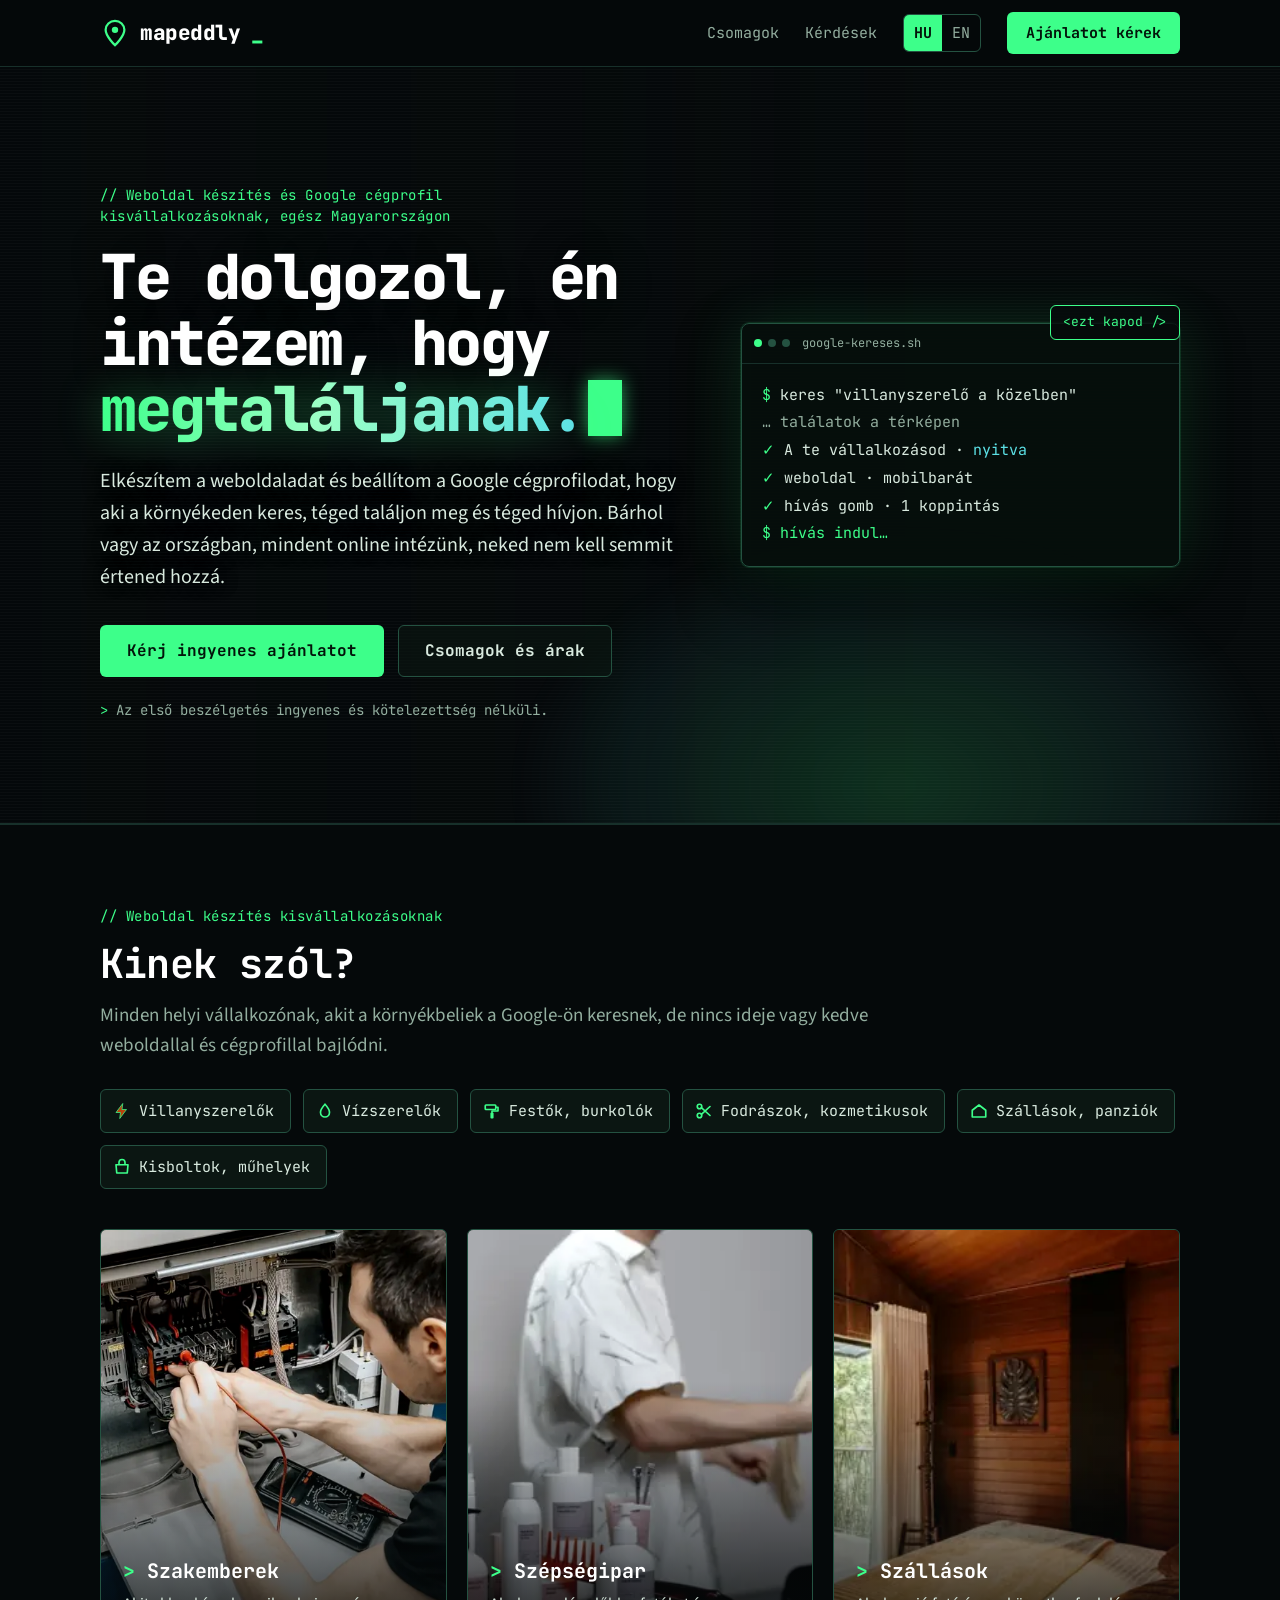
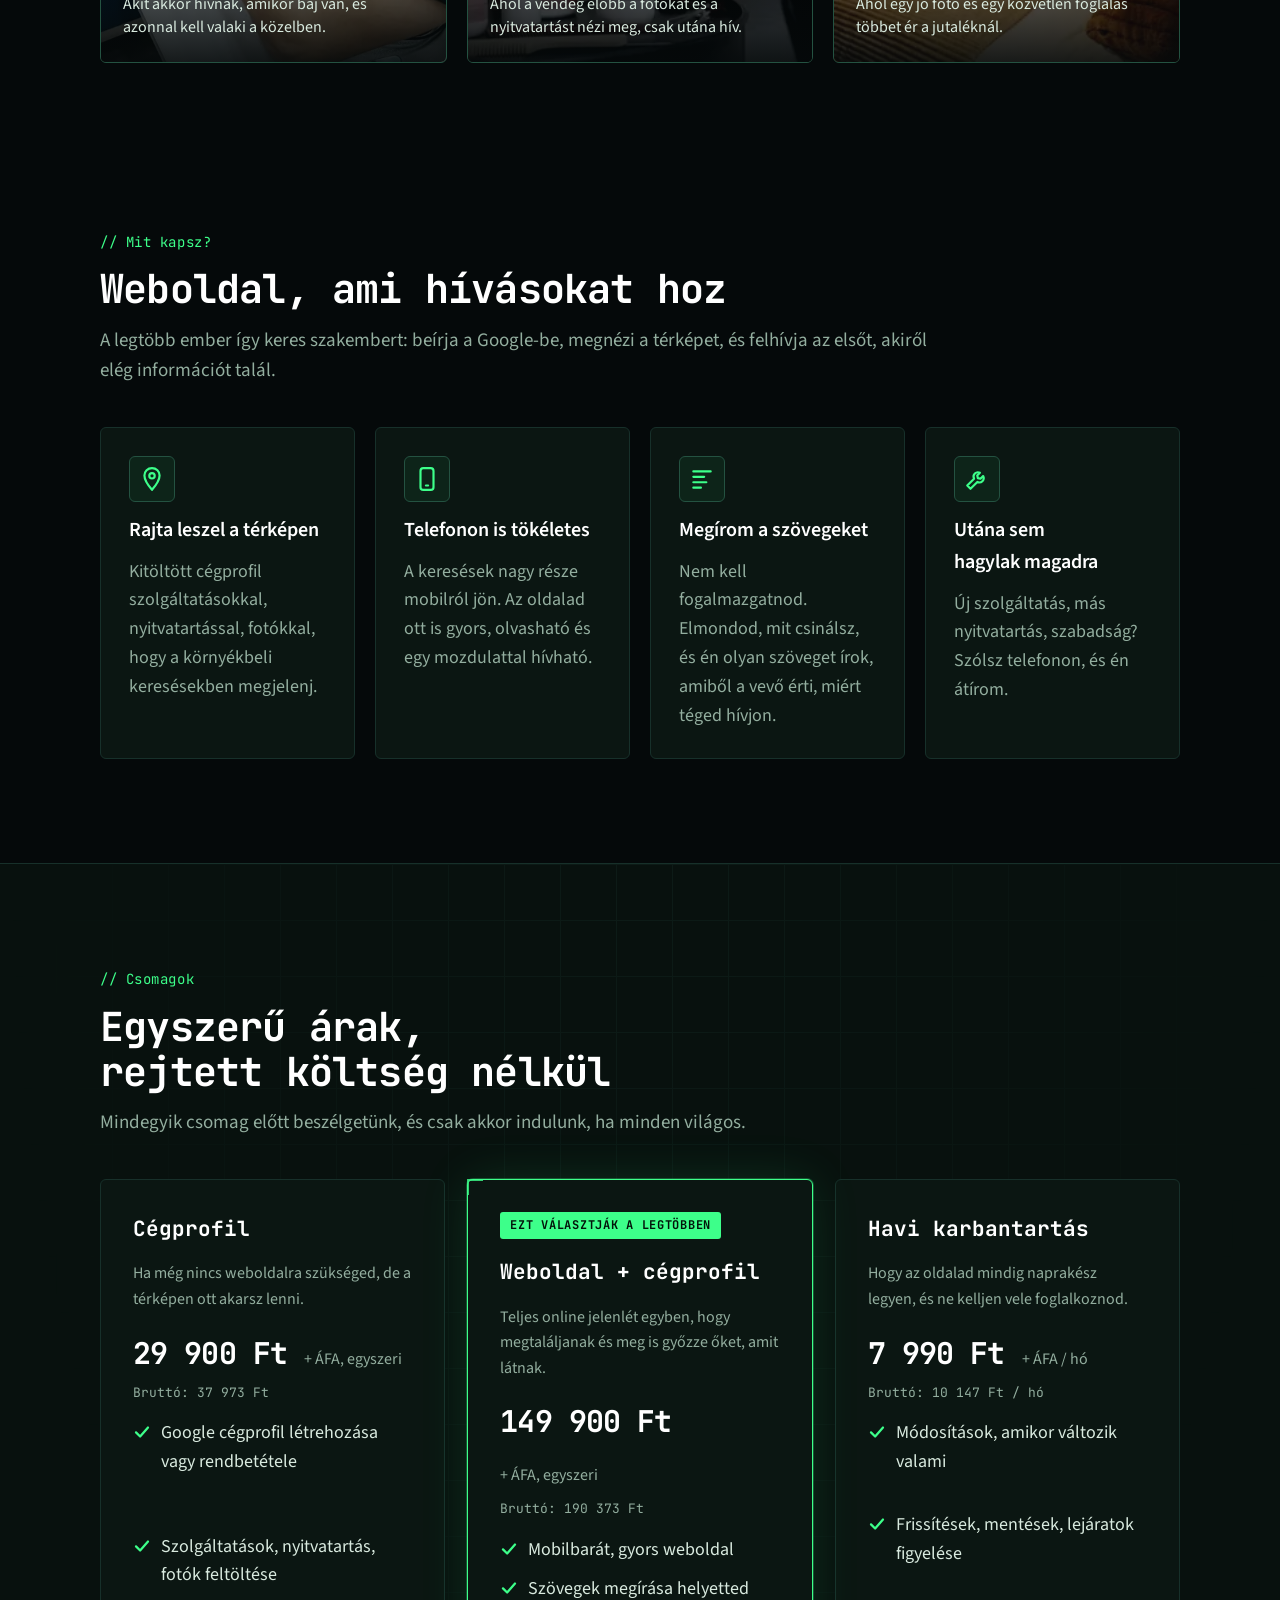
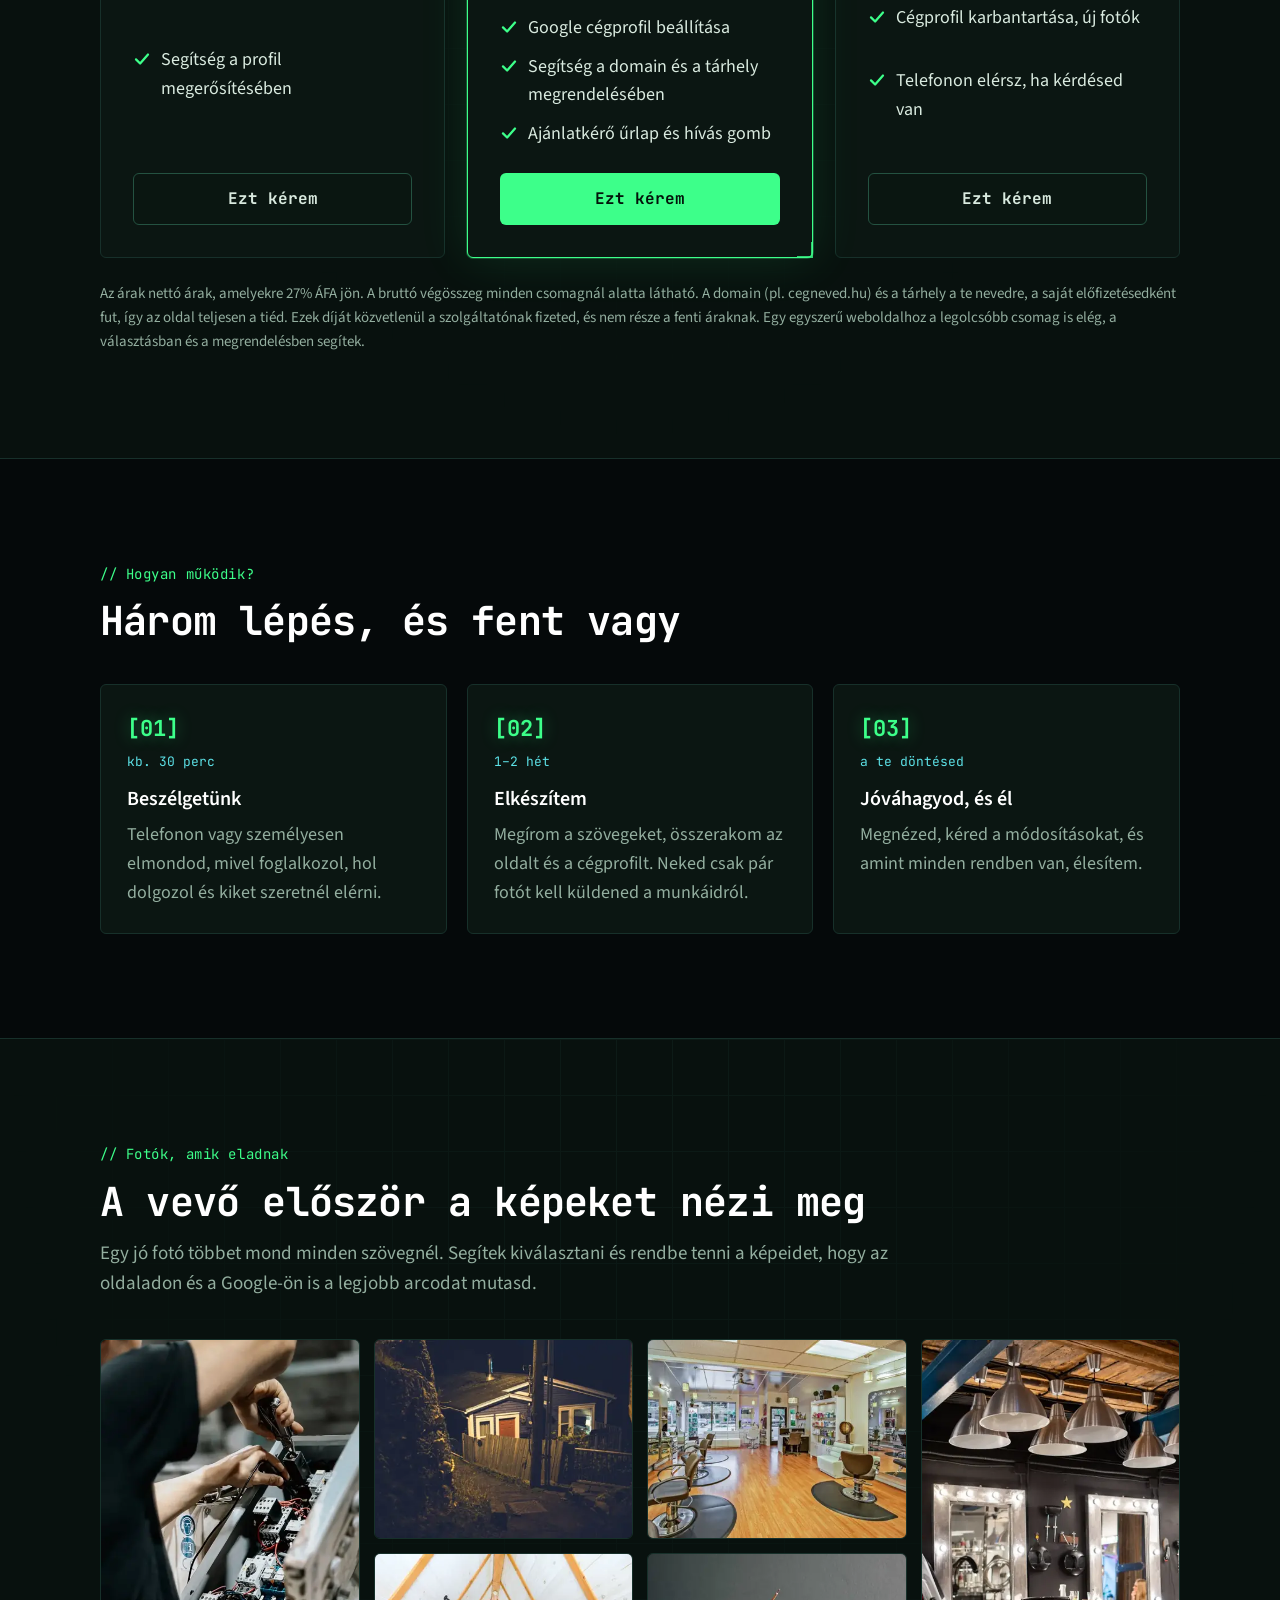
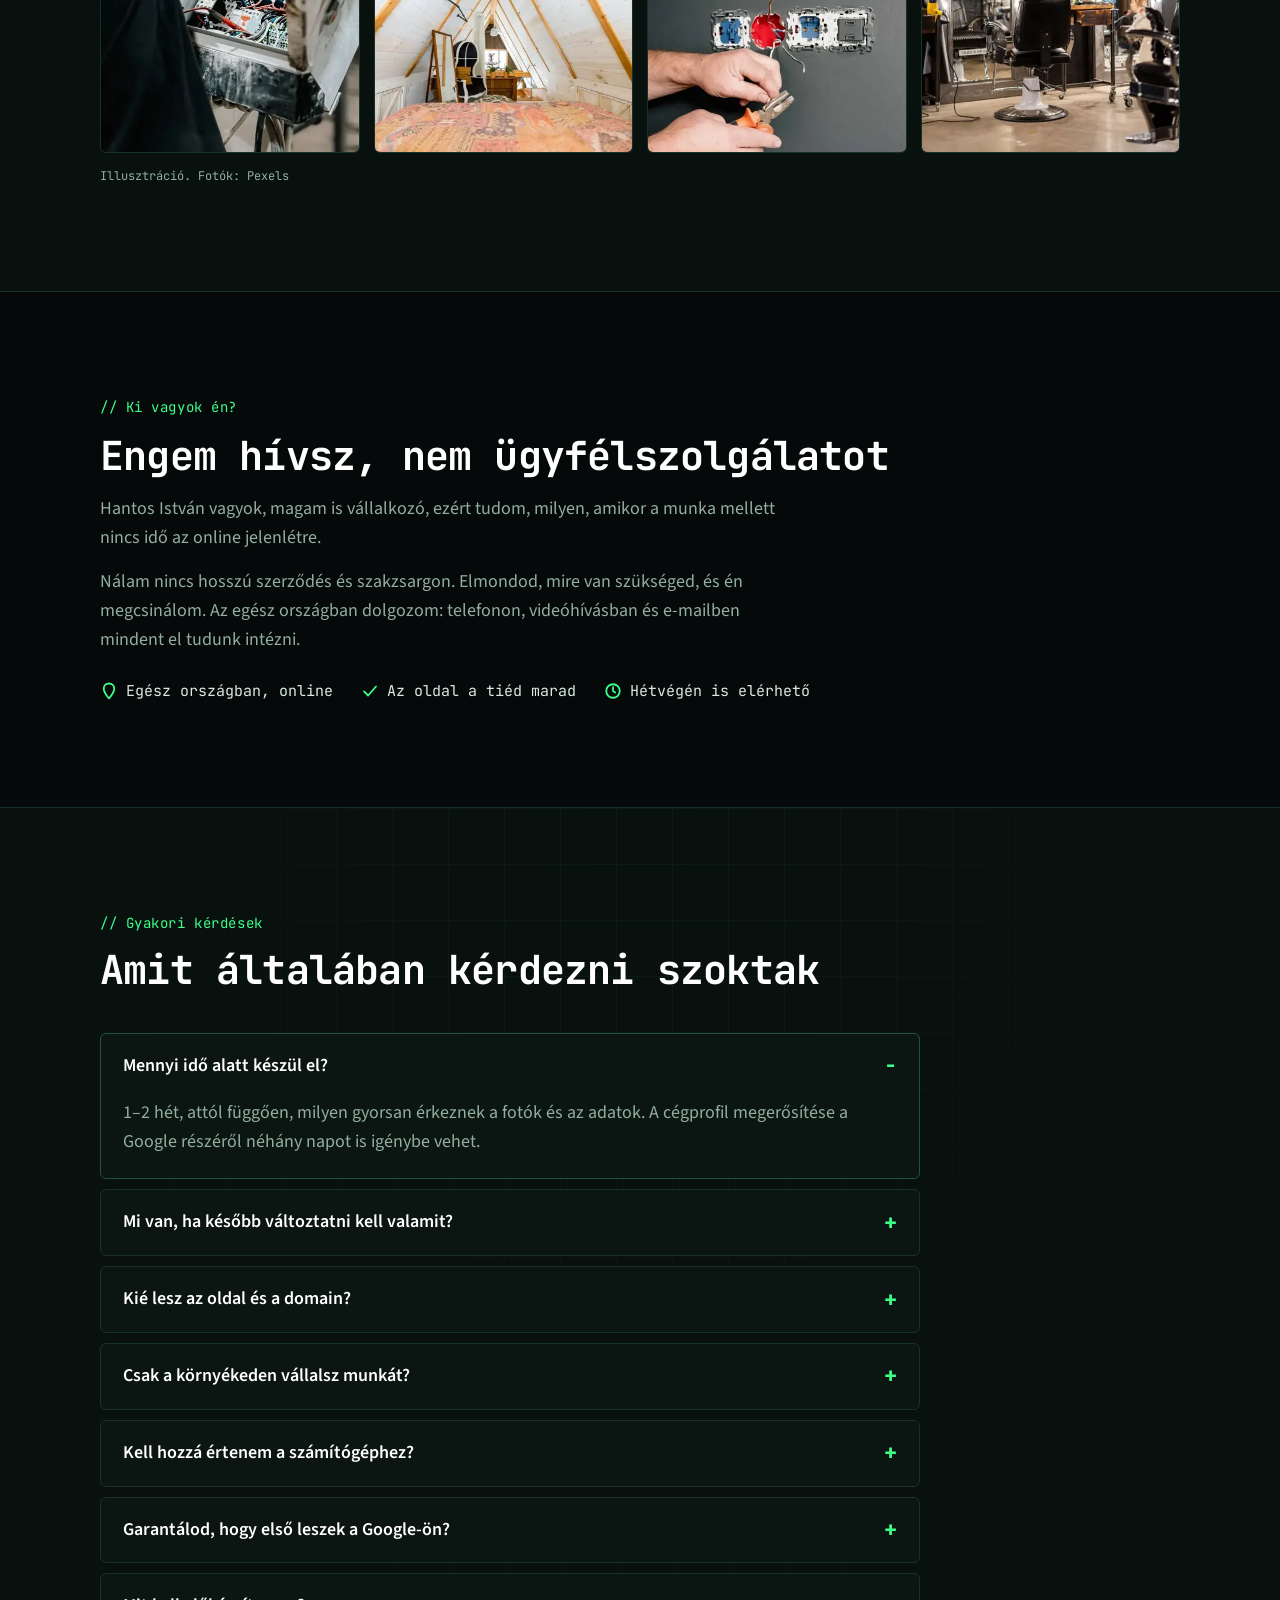
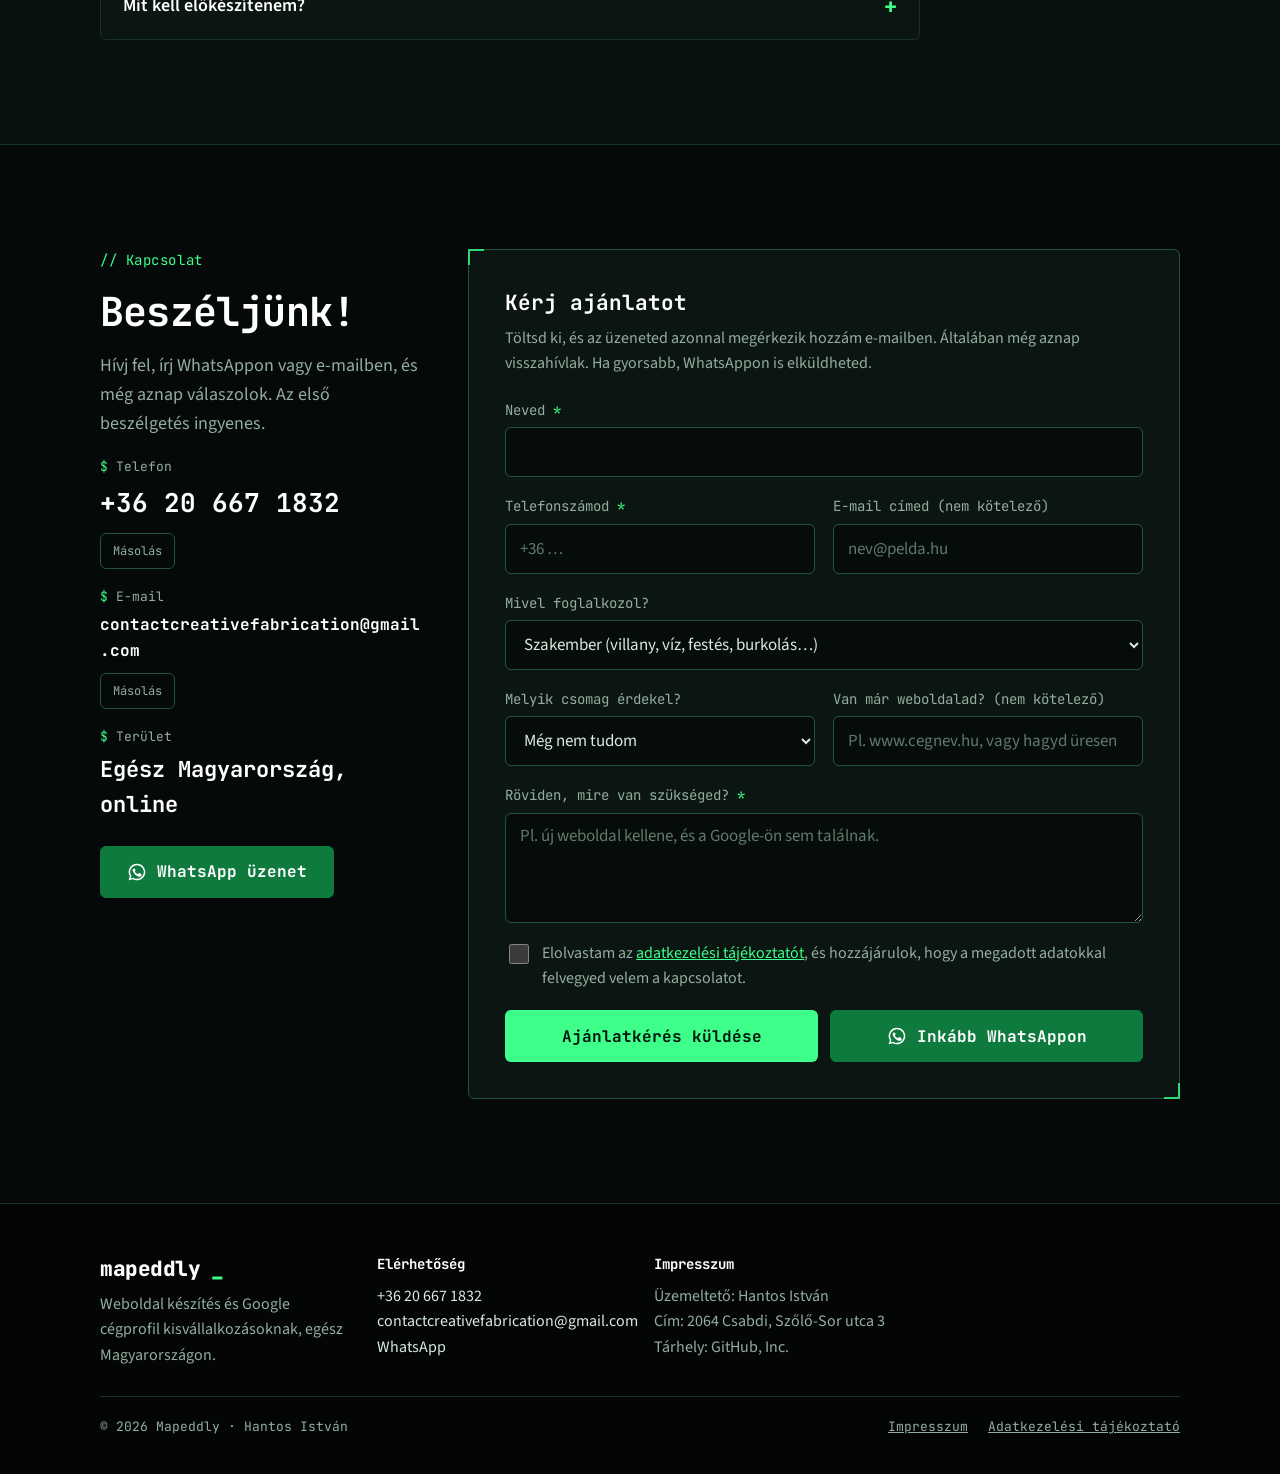
<file: index.html>
<!doctype html>
<html lang="hu">
<head>
<meta charset="utf-8">
<meta name="viewport" content="width=device-width, initial-scale=1, viewport-fit=cover">
<title>Weboldal készítés és Google cégprofil | Mapeddly</title>
<meta name="description" content="Weboldal készítés kisvállalkozásoknak egész Magyarországon: gyors, mobilbarát honlap, Google cégprofil beállítás és karbantartás. Kérj ingyenes ajánlatot!">
<meta property="og:type" content="website">
<meta property="og:title" content="Weboldal készítés és Google cégprofil | Mapeddly">
<meta property="og:description" content="Te dolgozol, én intézem, hogy megtaláljanak.">
<meta property="og:url" content="https://mapeddly.com/">
<meta property="og:image" content="https://mapeddly.com/assets/img/og-image.png">
<meta property="og:image:width" content="1200">
<meta property="og:image:height" content="630">
<meta property="og:image:alt" content="Mapeddly – Te dolgozol, én intézem, hogy megtaláljanak. Weboldal + Google cégprofil.">
<meta name="twitter:card" content="summary_large_image">
<meta property="og:locale" content="hu_HU">
<meta property="og:locale:alternate" content="en_GB">
<meta property="og:site_name" content="Mapeddly">
<link rel="canonical" href="https://mapeddly.com/">
<link rel="alternate" hreflang="hu" href="https://mapeddly.com/">
<link rel="alternate" hreflang="en" href="https://mapeddly.com/en/">
<link rel="alternate" hreflang="x-default" href="https://mapeddly.com/">
<link rel="apple-touch-icon" href="assets/img/apple-touch-icon.png">
<link rel="icon" href="assets/img/favicon.svg" type="image/svg+xml">
<link rel="preload" href="assets/fonts/jetbrains-mono-latin-800-normal.woff2" as="font" type="font/woff2" crossorigin>
<link rel="preload" href="assets/fonts/source-sans-3-latin-400-normal.woff2" as="font" type="font/woff2" crossorigin>
<link rel="stylesheet" href="assets/fonts/fonts.css">
<link rel="stylesheet" href="assets/css/style.css">
<script type="application/ld+json">
{"@context":"https://schema.org","@type":"ProfessionalService","name":"Mapeddly","founder":{"@type":"Person","name":"Hantos István"},"description":"Weboldal készítés, honlapkészítés és Google cégprofil beállítás kisvállalkozásoknak egész Magyarországon.","telephone":"+36 20 667 1832","email":"contactcreativefabrication@gmail.com","areaServed":{"@type":"Country","name":"Magyarország"},"serviceType":["Weboldal készítés","Honlapkészítés","Google cégprofil beállítás","Weboldal karbantartás"],"logo":"https://mapeddly.com/assets/img/apple-touch-icon.png","image":"https://mapeddly.com/assets/img/og-image.png","url":"https://mapeddly.com/"}
</script>
</head>
<body>
<a class="skip" href="#tartalom">Ugrás a tartalomra</a>

<header class="top">
<div class="wrap">
<a class="brand" href="#tartalom" aria-label="Mapeddly – az oldal eleje">
<svg aria-hidden="true" width="30" height="30" viewBox="0 0 32 32"><path d="M16 3c-5.5 0-10 4.3-10 9.6C6 19.6 16 29 16 29s10-9.4 10-16.4C26 7.3 21.5 3 16 3z" fill="none" stroke="#3DFF8A" stroke-width="2.4"></path><circle cx="16" cy="12.6" r="3.4" fill="#3DFF8A"></circle></svg>
mapeddly<span class="dot">_</span></a>
<nav class="nav" aria-label="Fő menü">
<a href="#csomagok">Csomagok</a>
<a href="#gyik">Kérdések</a>
<span class="lang-switch" role="group" aria-label="Nyelv / Language"><a href="./" hreflang="hu" lang="hu" aria-current="true">HU</a><a href="en/" hreflang="en" lang="en">EN</a></span>
<a class="btn btn-primary" href="#kapcsolat">Ajánlatot kérek</a>
</nav>
</div>
</header>

<main id="tartalom">

<section class="hero" aria-labelledby="fo">
<canvas class="rain" id="rain" aria-hidden="true"></canvas>
<div class="glow" aria-hidden="true"></div>
<div class="wrap">
<div>
<h1 id="fo"><span class="kicker">Weboldal készítés és Google cégprofil kisvállalkozásoknak, egész Magyarországon</span>Te dolgozol, én intézem, hogy <span>megtaláljanak.</span><i class="cursor" aria-hidden="true"></i></h1>
<p class="lead">Elkészítem a weboldaladat és beállítom a Google cégprofilodat, hogy aki a környékeden keres, téged találjon meg és téged hívjon. Bárhol vagy az országban, mindent online intézünk, neked nem kell semmit értened hozzá.</p>
<div class="actions">
<a class="btn btn-primary" href="#kapcsolat">Kérj ingyenes ajánlatot</a>
<a class="btn btn-line" href="#csomagok">Csomagok és árak</a>
</div>
<p class="note">Az első beszélgetés ingyenes és kötelezettség nélküli.</p>
</div>
<div class="visual">
<div class="term" aria-hidden="true">
<div class="tb"><i></i><i></i><i></i><span>google-kereses.sh</span></div>
<div class="tc" id="term">
<span><span class="p">$</span> keres "villanyszerelő a közelben"</span>
<span class="dim">… találatok a térképen</span>
<span><span class="ok">✓</span> A te vállalkozásod · <span class="c">nyitva</span></span>
<span><span class="ok">✓</span> weboldal · mobilbarát</span>
<span><span class="ok">✓</span> hívás gomb · 1 koppintás</span>
<span><span class="p">$</span> <span class="ok">hívás indul…</span></span>
</div>
</div>
<div class="tag" aria-hidden="true">&lt;ezt kapod /&gt;</div>
</div>
</div>
</section>

<section class="who" aria-labelledby="kinek">
<div class="wrap">
<div class="who-lead">
<span class="eyebrow">Weboldal készítés kisvállalkozásoknak</span>
<h2 id="kinek">Kinek szól?</h2>
<p>Minden helyi vállalkozónak, akit a környékbeliek a Google-ön keresnek, de nincs ideje vagy kedve weboldallal és cégprofillal bajlódni.</p>
</div>
<ul class="chips">
<li><svg aria-hidden="true" width="18" height="18" viewBox="0 0 24 24" fill="#B8430B"><path d="M13 2 4 14h6l-1 8 9-12h-6z"></path></svg>Villanyszerelők</li>
<li><svg aria-hidden="true" width="18" height="18" viewBox="0 0 24 24" fill="none" stroke="#B8430B" stroke-width="2.2" stroke-linecap="round"><path d="M12 3s6 6.5 6 11a6 6 0 0 1-12 0c0-4.5 6-11 6-11z"></path></svg>Vízszerelők</li>
<li><svg aria-hidden="true" width="18" height="18" viewBox="0 0 24 24" fill="none" stroke="#B8430B" stroke-width="2.2" stroke-linecap="round" stroke-linejoin="round"><rect x="3" y="4" width="14" height="6" rx="1"></rect><path d="M17 7h3v5h-8v3M11 15h2v6h-2z"></path></svg>Festők, burkolók</li>
<li><svg aria-hidden="true" width="18" height="18" viewBox="0 0 24 24" fill="none" stroke="#B8430B" stroke-width="2.2" stroke-linecap="round"><circle cx="6" cy="6" r="3"></circle><circle cx="6" cy="18" r="3"></circle><path d="M8.5 7.5 20 18M8.5 16.5 20 6"></path></svg>Fodrászok, kozmetikusok</li>
<li><svg aria-hidden="true" width="18" height="18" viewBox="0 0 24 24" fill="none" stroke="#B8430B" stroke-width="2.2" stroke-linecap="round" stroke-linejoin="round"><path d="M3 11 12 4l9 7v9H3z"></path></svg>Szállások, panziók</li>
<li><svg aria-hidden="true" width="18" height="18" viewBox="0 0 24 24" fill="none" stroke="#B8430B" stroke-width="2.2" stroke-linecap="round" stroke-linejoin="round"><path d="M4 9h16l-1 11H5zM8 9V6a4 4 0 0 1 8 0v3"></path></svg>Kisboltok, műhelyek</li>
</ul>
<div class="cards">
<figure class="pcard"><img src="assets/img/photos/szakember-1.webp" srcset="assets/img/photos/szakember-1-480.webp 480w, assets/img/photos/szakember-1.webp 675w" sizes="(max-width: 640px) 92vw, 380px" alt="Villanyszerelő méréssel ellenőriz egy elosztószekrényt" width="675" height="1200"><figcaption><b>Szakemberek</b><span>Akit akkor hívnak, amikor baj van, és azonnal kell valaki a közelben.</span></figcaption></figure>
<figure class="pcard"><img loading="lazy" src="assets/img/photos/szepseg-1.webp" srcset="assets/img/photos/szepseg-1-480.webp 480w, assets/img/photos/szepseg-1.webp 1200w" sizes="(max-width: 640px) 92vw, 380px" alt="Fodrász munka közben a szalonban" width="1200" height="857"><figcaption><b>Szépségipar</b><span>Ahol a vendég előbb a fotókat és a nyitvatartást nézi meg, csak utána hív.</span></figcaption></figure>
<figure class="pcard"><img loading="lazy" src="assets/img/photos/szallas-2.webp" srcset="assets/img/photos/szallas-2-480.webp 480w, assets/img/photos/szallas-2.webp 900w" sizes="(max-width: 640px) 92vw, 380px" alt="Faburkolatos vendégszoba nagy ablakkal" width="900" height="600"><figcaption><b>Szállások</b><span>Ahol egy jó fotó és egy közvetlen foglalás többet ér a jutaléknál.</span></figcaption></figure>
</div>
</div>
</section>

<section class="sec" aria-labelledby="mit">
<div class="wrap">
<div class="sec-head">
<span class="eyebrow">Mit kapsz?</span>
<h2 id="mit">Weboldal, ami hívásokat hoz</h2>
<p>A legtöbb ember így keres szakembert: beírja a Google-be, megnézi a térképet, és felhívja az elsőt, akiről elég információt talál.</p>
</div>
<div class="gets">
<div class="get"><div class="ic"><svg aria-hidden="true" width="26" height="26" viewBox="0 0 24 24" fill="none" stroke="#16243A" stroke-width="2" stroke-linecap="round" stroke-linejoin="round"><path d="M12 2c-4 0-7 3-7 6.8C5 14 12 22 12 22s7-8 7-13.2C19 5 16 2 12 2z"></path><circle cx="12" cy="9" r="2.5"></circle></svg></div><h3>Rajta leszel a térképen</h3><p>Kitöltött cégprofil szolgáltatásokkal, nyitvatartással, fotókkal, hogy a környékbeli keresésekben megjelenj.</p></div>
<div class="get"><div class="ic"><svg aria-hidden="true" width="26" height="26" viewBox="0 0 24 24" fill="none" stroke="#16243A" stroke-width="2" stroke-linecap="round" stroke-linejoin="round"><rect x="6" y="2" width="12" height="20" rx="2.5"></rect><path d="M11 18h2"></path></svg></div><h3>Telefonon is tökéletes</h3><p>A keresések nagy része mobilról jön. Az oldalad ott is gyors, olvasható és egy mozdulattal hívható.</p></div>
<div class="get"><div class="ic"><svg aria-hidden="true" width="26" height="26" viewBox="0 0 24 24" fill="none" stroke="#16243A" stroke-width="2" stroke-linecap="round" stroke-linejoin="round"><path d="M4 5h16M4 10h10M4 15h12M4 20h7"></path></svg></div><h3>Megírom a szövegeket</h3><p>Nem kell fogalmazgatnod. Elmondod, mit csinálsz, és én olyan szöveget írok, amiből a vevő érti, miért téged hívjon.</p></div>
<div class="get"><div class="ic"><svg aria-hidden="true" width="26" height="26" viewBox="0 0 24 24" fill="none" stroke="#16243A" stroke-width="2" stroke-linecap="round" stroke-linejoin="round"><path d="M14.7 6.3a4 4 0 0 0-5.4 5.4L3 18l3 3 6.3-6.3a4 4 0 0 0 5.4-5.4l-2.5 2.5-2.4-.6-.6-2.4z"></path></svg></div><h3>Utána sem hagylak magadra</h3><p>Új szolgáltatás, más nyitvatartás, szabadság? Szólsz telefonon, és én átírom.</p></div>
</div>
</div>
</section>

<section class="sec band" id="csomagok" aria-labelledby="csomag">
<div class="wrap">
<div class="sec-head">
<span class="eyebrow">Csomagok</span>
<h2 id="csomag">Egyszerű árak, rejtett költség nélkül</h2>
<p>Mindegyik csomag előtt beszélgetünk, és csak akkor indulunk, ha minden világos.</p>
</div>
<div class="plans">
<div class="plan">
<h3>Cégprofil</h3>
<p class="for">Ha még nincs weboldalra szükséged, de a térképen ott akarsz lenni.</p>
<div class="price">29 900 Ft <small>+ ÁFA, egyszeri</small></div><p class="gross">Bruttó: 37 973 Ft</p>
<ul>
<li><svg aria-hidden="true" width="18" height="18" viewBox="0 0 24 24" fill="none" stroke="#1E7A4C" stroke-width="3" stroke-linecap="round" stroke-linejoin="round"><path d="M4 12.5 9.5 18 20 6"></path></svg>Google cégprofil létrehozása vagy rendbetétele</li>
<li><svg aria-hidden="true" width="18" height="18" viewBox="0 0 24 24" fill="none" stroke="#1E7A4C" stroke-width="3" stroke-linecap="round" stroke-linejoin="round"><path d="M4 12.5 9.5 18 20 6"></path></svg>Szolgáltatások, nyitvatartás, fotók feltöltése</li>
<li><svg aria-hidden="true" width="18" height="18" viewBox="0 0 24 24" fill="none" stroke="#1E7A4C" stroke-width="3" stroke-linecap="round" stroke-linejoin="round"><path d="M4 12.5 9.5 18 20 6"></path></svg>Segítség a profil megerősítésében</li>
</ul>
<a class="btn btn-line" href="#kapcsolat">Ezt kérem</a>
</div>
<div class="plan hot corner">
<span class="badge">Ezt választják a legtöbben</span>
<h3>Weboldal + cégprofil</h3>
<p class="for">Teljes online jelenlét egyben, hogy megtaláljanak és meg is győzze őket, amit látnak.</p>
<div class="price">149 900 Ft <small>+ ÁFA, egyszeri</small></div><p class="gross">Bruttó: 190 373 Ft</p>
<ul>
<li><svg aria-hidden="true" width="18" height="18" viewBox="0 0 24 24" fill="none" stroke="#1E7A4C" stroke-width="3" stroke-linecap="round" stroke-linejoin="round"><path d="M4 12.5 9.5 18 20 6"></path></svg>Mobilbarát, gyors weboldal</li>
<li><svg aria-hidden="true" width="18" height="18" viewBox="0 0 24 24" fill="none" stroke="#1E7A4C" stroke-width="3" stroke-linecap="round" stroke-linejoin="round"><path d="M4 12.5 9.5 18 20 6"></path></svg>Szövegek megírása helyetted</li>
<li><svg aria-hidden="true" width="18" height="18" viewBox="0 0 24 24" fill="none" stroke="#1E7A4C" stroke-width="3" stroke-linecap="round" stroke-linejoin="round"><path d="M4 12.5 9.5 18 20 6"></path></svg>Google cégprofil beállítása</li>
<li><svg aria-hidden="true" width="18" height="18" viewBox="0 0 24 24" fill="none" stroke="#1E7A4C" stroke-width="3" stroke-linecap="round" stroke-linejoin="round"><path d="M4 12.5 9.5 18 20 6"></path></svg>Segítség a domain és a tárhely megrendelésében</li>
<li><svg aria-hidden="true" width="18" height="18" viewBox="0 0 24 24" fill="none" stroke="#1E7A4C" stroke-width="3" stroke-linecap="round" stroke-linejoin="round"><path d="M4 12.5 9.5 18 20 6"></path></svg>Ajánlatkérő űrlap és hívás gomb</li>
</ul>
<a class="btn btn-primary" href="#kapcsolat">Ezt kérem</a>
</div>
<div class="plan">
<h3>Havi karbantartás</h3>
<p class="for">Hogy az oldalad mindig naprakész legyen, és ne kelljen vele foglalkoznod.</p>
<div class="price">7 990 Ft <small>+ ÁFA / hó</small></div><p class="gross">Bruttó: 10 147 Ft / hó</p>
<ul>
<li><svg aria-hidden="true" width="18" height="18" viewBox="0 0 24 24" fill="none" stroke="#1E7A4C" stroke-width="3" stroke-linecap="round" stroke-linejoin="round"><path d="M4 12.5 9.5 18 20 6"></path></svg>Módosítások, amikor változik valami</li>
<li><svg aria-hidden="true" width="18" height="18" viewBox="0 0 24 24" fill="none" stroke="#1E7A4C" stroke-width="3" stroke-linecap="round" stroke-linejoin="round"><path d="M4 12.5 9.5 18 20 6"></path></svg>Frissítések, mentések, lejáratok figyelése</li>
<li><svg aria-hidden="true" width="18" height="18" viewBox="0 0 24 24" fill="none" stroke="#1E7A4C" stroke-width="3" stroke-linecap="round" stroke-linejoin="round"><path d="M4 12.5 9.5 18 20 6"></path></svg>Cégprofil karbantartása, új fotók</li>
<li><svg aria-hidden="true" width="18" height="18" viewBox="0 0 24 24" fill="none" stroke="#1E7A4C" stroke-width="3" stroke-linecap="round" stroke-linejoin="round"><path d="M4 12.5 9.5 18 20 6"></path></svg>Telefonon elérsz, ha kérdésed van</li>
</ul>
<a class="btn btn-line" href="#kapcsolat">Ezt kérem</a>
</div>
</div>
<p class="fine">Az árak nettó árak, amelyekre 27% ÁFA jön. A bruttó végösszeg minden csomagnál alatta látható. A domain (pl. cegneved.hu) és a tárhely a te nevedre, a saját előfizetésedként fut, így az oldal teljesen a tiéd. Ezek díját közvetlenül a szolgáltatónak fizeted, és nem része a fenti áraknak. Egy egyszerű weboldalhoz a legolcsóbb csomag is elég, a választásban és a megrendelésben segítek.</p>
</div>
</section>

<section class="sec" id="hogyan" aria-labelledby="folyamat">
<div class="wrap">
<div class="sec-head">
<span class="eyebrow">Hogyan működik?</span>
<h2 id="folyamat">Három lépés, és fent vagy</h2>
</div>
<ol class="steps">
<li><span class="t">kb. 30 perc</span><h3>Beszélgetünk</h3><p>Telefonon vagy személyesen elmondod, mivel foglalkozol, hol dolgozol és kiket szeretnél elérni.</p></li>
<li><span class="t">1–2 hét</span><h3>Elkészítem</h3><p>Megírom a szövegeket, összerakom az oldalt és a cégprofilt. Neked csak pár fotót kell küldened a munkáidról.</p></li>
<li><span class="t">a te döntésed</span><h3>Jóváhagyod, és él</h3><p>Megnézed, kéred a módosításokat, és amint minden rendben van, élesítem.</p></li>
</ol>
</div>
</section>

<section class="sec band" aria-labelledby="fotok">
<div class="wrap">
<div class="sec-head">
<span class="eyebrow">Fotók, amik eladnak</span>
<h2 id="fotok">A vevő először a képeket nézi meg</h2>
<p>Egy jó fotó többet mond minden szövegnél. Segítek kiválasztani és rendbe tenni a képeidet, hogy az oldaladon és a Google-ön is a legjobb arcodat mutasd.</p>
</div>
<div class="mosaic">
<img class="tall" src="assets/img/photos/szakember-2.webp" srcset="assets/img/photos/szakember-2-480.webp 480w, assets/img/photos/szakember-2.webp 675w" sizes="(max-width: 640px) 92vw, 380px" alt="Szerelés egy nyitott elosztószekrényben" width="675" height="1200" loading="lazy">
<img src="assets/img/photos/szallas-1.webp" srcset="assets/img/photos/szallas-1-480.webp 480w, assets/img/photos/szallas-1.webp 1200w" sizes="(max-width: 640px) 92vw, 380px" alt="Faház este, kivilágított ablakokkal" width="1200" height="800" loading="lazy">
<img src="assets/img/photos/szepseg-2.webp" srcset="assets/img/photos/szepseg-2-480.webp 480w, assets/img/photos/szepseg-2.webp 900w" sizes="(max-width: 640px) 92vw, 380px" alt="Világos szalonbelső fodrászszékekkel" width="900" height="600" loading="lazy">
<img class="tall" src="assets/img/photos/szepseg-4.webp" srcset="assets/img/photos/szepseg-4-480.webp 480w, assets/img/photos/szepseg-4.webp 800w" sizes="(max-width: 640px) 92vw, 380px" alt="Modern szalon tükrökkel és lámpákkal" width="800" height="1200" loading="lazy">
<img src="assets/img/photos/szallas-4.webp" srcset="assets/img/photos/szallas-4-480.webp 480w, assets/img/photos/szallas-4.webp 900w" sizes="(max-width: 640px) 92vw, 380px" alt="Tetőtéri szoba fagerendákkal" width="900" height="600" loading="lazy">
<img src="assets/img/photos/szakember-3.webp" srcset="assets/img/photos/szakember-3-480.webp 480w, assets/img/photos/szakember-3.webp 801w" sizes="(max-width: 640px) 92vw, 380px" alt="Konnektor szerelése fogóval" width="801" height="1200" loading="lazy">
</div>
<p class="credit">Illusztráció. Fotók: Pexels</p>
</div>
</section>

<section class="sec" aria-labelledby="rolam">
<div class="wrap about">
<div class="about-text">
<span class="eyebrow">Ki vagyok én?</span>
<h2 id="rolam">Engem hívsz, nem ügyfélszolgálatot</h2>
<p>Hantos István vagyok, magam is vállalkozó, ezért tudom, milyen, amikor a munka mellett nincs idő az online jelenlétre.</p>
<p>Nálam nincs hosszú szerződés és szakzsargon. Elmondod, mire van szükséged, és én megcsinálom. Az egész országban dolgozom: telefonon, videóhívásban és e-mailben mindent el tudunk intézni.</p>
<ul class="facts">
<li><svg aria-hidden="true" width="18" height="18" viewBox="0 0 24 24" fill="none" stroke="#B8430B" stroke-width="2.4" stroke-linecap="round" stroke-linejoin="round"><path d="M12 2c-4 0-7 3-7 6.8C5 14 12 22 12 22s7-8 7-13.2C19 5 16 2 12 2z"></path></svg>Egész országban, online</li>
<li><svg aria-hidden="true" width="18" height="18" viewBox="0 0 24 24" fill="none" stroke="#B8430B" stroke-width="2.4" stroke-linecap="round" stroke-linejoin="round"><path d="M4 12.5 9.5 18 20 6"></path></svg>Az oldal a tiéd marad</li>
<li><svg aria-hidden="true" width="18" height="18" viewBox="0 0 24 24" fill="none" stroke="#B8430B" stroke-width="2.4" stroke-linecap="round" stroke-linejoin="round"><circle cx="12" cy="12" r="9"></circle><path d="M12 7v5l3 2"></path></svg>Hétvégén is elérhető</li>
</ul>
</div>
</div>
</section>

<section class="sec band" id="gyik" aria-labelledby="kerdesek">
<div class="wrap">
<div class="sec-head"><span class="eyebrow">Gyakori kérdések</span><h2 id="kerdesek">Amit általában kérdezni szoktak</h2></div>
<div class="faq">
<details open><summary>Mennyi idő alatt készül el?</summary><p>1–2 hét, attól függően, milyen gyorsan érkeznek a fotók és az adatok. A cégprofil megerősítése a Google részéről néhány napot is igénybe vehet.</p></details>
<details><summary>Mi van, ha később változtatni kell valamit?</summary><p>Havi karbantartással csak szólsz, és átírom. Karbantartás nélkül is megoldom, előre megbeszélt áron.</p></details>
<details><summary>Kié lesz az oldal és a domain?</summary><p>A tiéd. A domain és a tárhely a te nevedre szól, a cégprofil tulajdonosa te leszel, és minden fájlt megkapsz. Ha egyszer máshoz vinnéd, semmit nem kell tőlem elkérned.</p></details>
<details><summary>Csak a környékeden vállalsz munkát?</summary><p>Nem, az egész országban dolgozom. Telefonon, videóhívásban és e-mailben mindent el tudunk intézni, nem kell személyesen találkoznunk.</p></details>
<details><summary>Kell hozzá értenem a számítógéphez?</summary><p>Nem. Elég, ha elmondod, mivel foglalkozol, és küldesz pár fotót telefonról. A többit én intézem.</p></details>
<details><summary>Garantálod, hogy első leszek a Google-ön?</summary><p>Ezt senki nem tudja tisztességesen megígérni. Azt garantálom, hogy a profilod és az oldalad teljes, pontos és rendben lesz, mert ez az alapja annak, hogy a környékbeli keresésekben megjelenj.</p></details>
<details><summary>Mit kell előkészítenem?</summary><p>A cég adatait (név, cím, adószám), a szolgáltatásaidat, a nyitvatartást és 5–10 fotót a munkáidról vagy az üzletedről. Ha nincs jó fotód, segítek.</p></details>
</div>
</div>
</section>

<section class="sec" id="kapcsolat" aria-labelledby="beszeljunk">
<div class="wrap contact">
<div class="contact-info">
<span class="eyebrow">Kapcsolat</span>
<h2 id="beszeljunk">Beszéljünk!</h2>
<p>Hívj fel, írj WhatsAppon vagy e-mailben, és még aznap válaszolok. Az első beszélgetés ingyenes.</p>
<div class="direct"><span class="lbl">Telefon</span><span class="val-row"><a class="val" href="tel:+36206671832">+36 20 667 1832</a><button type="button" class="copy" data-copy="+36 20 667 1832" data-done="Másolva">Másolás</button></span></div>
<div class="direct"><span class="lbl">E-mail</span><span class="val-row"><a class="val val-mail" href="mailto:contactcreativefabrication@gmail.com">contactcreativefabrication@gmail.com</a><button type="button" class="copy" data-copy="contactcreativefabrication@gmail.com" data-done="Másolva">Másolás</button></span></div>
<div class="direct"><span class="lbl">Terület</span><span class="val" style="font-size:22px">Egész Magyarország, online</span></div>
<a class="btn btn-wa" href="https://wa.me/36206671832" target="_blank" rel="noopener"><svg aria-hidden="true" width="20" height="20" viewBox="0 0 24 24" fill="currentColor"><path d="M12 2a10 10 0 0 0-8.6 15.1L2 22l5-1.3A10 10 0 1 0 12 2zm0 18.2a8.2 8.2 0 0 1-4.2-1.1l-.3-.2-3 .8.8-2.9-.2-.3A8.2 8.2 0 1 1 12 20.2zm4.5-6.1c-.2-.1-1.5-.7-1.7-.8-.2-.1-.4-.1-.6.1l-.8 1c-.1.2-.3.2-.5.1a6.7 6.7 0 0 1-3.3-2.9c-.3-.4.2-.4.7-1.3.1-.2 0-.3 0-.4l-.8-1.8c-.2-.5-.4-.4-.6-.4h-.5a1 1 0 0 0-.7.3 3 3 0 0 0-.9 2.2 5.2 5.2 0 0 0 1.1 2.8 11.9 11.9 0 0 0 4.6 4c1.7.7 2.4.8 3.2.7.5-.1 1.5-.6 1.7-1.2.2-.6.2-1.1.2-1.2-.1-.1-.2-.2-.4-.3z"/></svg>WhatsApp üzenet</a>
</div>
<form class="quote corner" id="ajanlat" novalidate>
<div class="qhead"><h3>Kérj ajánlatot</h3><p>Töltsd ki, és az üzeneted azonnal megérkezik hozzám e-mailben. Általában még aznap visszahívlak. Ha gyorsabb, WhatsAppon is elküldheted.</p></div>
<div class="field"><label for="f-nev">Neved <span class="req">*</span></label><input id="f-nev" name="nev" type="text" autocomplete="name" required></div>
<div class="two">
<div class="field"><label for="f-tel">Telefonszámod <span class="req">*</span></label><input id="f-tel" name="telefon" type="tel" autocomplete="tel" required placeholder="+36 …"></div>
<div class="field"><label for="f-email">E-mail címed (nem kötelező)</label><input id="f-email" name="email" type="email" autocomplete="email" placeholder="nev@pelda.hu"></div>
</div>
<div class="field"><label for="f-tipus">Mivel foglalkozol?</label><select id="f-tipus" name="tevekenyseg"><option>Szakember (villany, víz, festés, burkolás…)</option><option>Szépségipar (fodrász, kozmetikus…)</option><option>Szállás, vendéglátás</option><option>Üzlet, műhely</option><option>Egyéb</option></select></div>
<div class="two">
<div class="field"><label for="f-csomag">Melyik csomag érdekel?</label><select id="f-csomag" name="csomag"><option>Még nem tudom</option><option>Cégprofil</option><option>Weboldal + cégprofil</option><option>Havi karbantartás</option></select></div>
<div class="field"><label for="f-web">Van már weboldalad? (nem kötelező)</label><input id="f-web" name="weboldal" type="text" placeholder="Pl. www.cegnev.hu, vagy hagyd üresen"></div>
</div>
<div class="field"><label for="f-uzenet">Röviden, mire van szükséged? <span class="req">*</span></label><textarea id="f-uzenet" name="uzenet" maxlength="1000" required placeholder="Pl. új weboldal kellene, és a Google-ön sem találnak."></textarea></div>
<label class="check" for="f-ok"><input id="f-ok" name="adatkezeles" type="checkbox" required><span>Elolvastam az <a href="adatvedelem.html">adatkezelési tájékoztatót</a>, és hozzájárulok, hogy a megadott adatokkal felvegyed velem a kapcsolatot.</span></label>
<div class="hp" aria-hidden="true"><label for="f-hp">Ezt a mezőt hagyd üresen</label><input id="f-hp" name="_honey" type="text" tabindex="-1" autocomplete="off"></div>
<div class="qbtns"><button class="btn btn-primary" type="submit" data-via="send">Ajánlatkérés küldése</button><button class="btn btn-wa" type="submit" data-via="wa"><svg aria-hidden="true" width="20" height="20" viewBox="0 0 24 24" fill="currentColor"><path d="M12 2a10 10 0 0 0-8.6 15.1L2 22l5-1.3A10 10 0 1 0 12 2zm0 18.2a8.2 8.2 0 0 1-4.2-1.1l-.3-.2-3 .8.8-2.9-.2-.3A8.2 8.2 0 1 1 12 20.2zm4.5-6.1c-.2-.1-1.5-.7-1.7-.8-.2-.1-.4-.1-.6.1l-.8 1c-.1.2-.3.2-.5.1a6.7 6.7 0 0 1-3.3-2.9c-.3-.4.2-.4.7-1.3.1-.2 0-.3 0-.4l-.8-1.8c-.2-.5-.4-.4-.6-.4h-.5a1 1 0 0 0-.7.3 3 3 0 0 0-.9 2.2 5.2 5.2 0 0 0 1.1 2.8 11.9 11.9 0 0 0 4.6 4c1.7.7 2.4.8 3.2.7.5-.1 1.5-.6 1.7-1.2.2-.6.2-1.1.2-1.2-.1-.1-.2-.2-.4-.3z"/></svg>Inkább WhatsAppon</button></div>
<p class="form-msg" id="f-msg" role="status" aria-live="polite" hidden></p>
</form>
</div>
</section>

</main>

<footer class="foot">
<div class="wrap">
<div><a class="brand" href="#tartalom">mapeddly<span class="dot">_</span></a><p>Weboldal készítés és Google cégprofil kisvállalkozásoknak, egész Magyarországon.</p></div>
<div><strong>Elérhetőség</strong><p><a href="tel:+36206671832">+36 20 667 1832</a><br><a href="mailto:contactcreativefabrication@gmail.com">contactcreativefabrication@gmail.com</a><br><a href="https://wa.me/36206671832" target="_blank" rel="noopener">WhatsApp</a></p></div>
<div><strong>Impresszum</strong><p>Üzemeltető: Hantos István<br>Cím: 2064 Csabdi, Szőlő-Sor utca 3<br>Tárhely: GitHub, Inc.</p></div>
<div class="legal"><span>© 2026 Mapeddly · Hantos István</span><span class="legal-links"><a href="impresszum.html">Impresszum</a><a href="adatvedelem.html">Adatkezelési tájékoztató</a></span></div>
</div>
</footer>

<div class="callbar"><a class="btn btn-primary" href="tel:+36206671832">Hívás</a><a class="btn btn-wa" href="https://wa.me/36206671832" target="_blank" rel="noopener"><svg aria-hidden="true" width="20" height="20" viewBox="0 0 24 24" fill="currentColor"><path d="M12 2a10 10 0 0 0-8.6 15.1L2 22l5-1.3A10 10 0 1 0 12 2zm0 18.2a8.2 8.2 0 0 1-4.2-1.1l-.3-.2-3 .8.8-2.9-.2-.3A8.2 8.2 0 1 1 12 20.2zm4.5-6.1c-.2-.1-1.5-.7-1.7-.8-.2-.1-.4-.1-.6.1l-.8 1c-.1.2-.3.2-.5.1a6.7 6.7 0 0 1-3.3-2.9c-.3-.4.2-.4.7-1.3.1-.2 0-.3 0-.4l-.8-1.8c-.2-.5-.4-.4-.6-.4h-.5a1 1 0 0 0-.7.3 3 3 0 0 0-.9 2.2 5.2 5.2 0 0 0 1.1 2.8 11.9 11.9 0 0 0 4.6 4c1.7.7 2.4.8 3.2.7.5-.1 1.5-.6 1.7-1.2.2-.6.2-1.1.2-1.2-.1-.1-.2-.2-.4-.3z"/></svg>WhatsApp</a></div>

<script>
(function(){
  var c=document.getElementById('rain');if(!c||!c.getContext)return;
  var x=c.getContext('2d'),chars='01アイウエオカキクケコサシスセソ<>/{}=+*ÁÉŐŰMAPEDDLY'.split(''),fs=16,cols,drops,w,h;
  function size(){var r=c.getBoundingClientRect(),d=Math.min(window.devicePixelRatio||1,2);w=r.width;h=r.height;c.width=w*d;c.height=h*d;x.setTransform(d,0,0,d,0,0);cols=Math.ceil(w/fs);drops=[];for(var i=0;i<cols;i++)drops[i]=Math.random()*-h/fs;x.fillStyle='#05090A';x.fillRect(0,0,w,h)}
  function frame(){x.fillStyle='rgba(5,9,10,0.06)';x.fillRect(0,0,w,h);x.font=fs+'px "JetBrains Mono",monospace';
    for(var i=0;i<cols;i++){var ch=chars[(Math.random()*chars.length)|0],y=drops[i]*fs;
      x.fillStyle=Math.random()>.975?'#D9FFE8':'rgba(61,255,138,'+(0.55+Math.random()*0.45)+')';x.fillText(ch,i*fs,y);
      if(y>h&&Math.random()>.975)drops[i]=0;drops[i]+=0.55}}
  size();window.addEventListener('resize',size);
  var still=window.matchMedia&&window.matchMedia('(prefers-reduced-motion: reduce)').matches;
  if(still){for(var k=0;k<60;k++)frame();return}
  var last=0,on=true;if('IntersectionObserver' in window)new IntersectionObserver(function(e){on=e[0].isIntersecting}).observe(c);
  (function loop(t){requestAnimationFrame(loop);if(!on||document.hidden||t-last<45)return;last=t;frame()})(0);
})();
</script>
<script>
(function(){
  document.querySelectorAll('.copy').forEach(function(b){b.addEventListener('click',function(){
    var t=b.getAttribute('data-copy'),o=b.textContent;
    var done=function(){b.textContent=b.getAttribute('data-done');setTimeout(function(){b.textContent=o},1600)};
    if(navigator.clipboard)navigator.clipboard.writeText(t).then(done,function(){});
  })});
  var form=document.getElementById('ajanlat'),msg=document.getElementById('f-msg');if(!form)return;
  var T={name:'Kérlek, add meg a neved.',tel:'Kérlek, add meg a telefonszámod, hogy vissza tudjalak hívni.',mail:'Ez az e-mail cím nem tűnik helyesnek.',msg:'Írj pár szót arról, mire van szükséged.',ok:'Az elküldéshez fogadd el az adatkezelési tájékoztatót.',opening:'Megnyílt a WhatsApp az előre megírt üzenettel. Ha nem nyílt meg, írj közvetlenül: ',sending:'Küldés…',sent:'Köszönöm, megkaptam az üzeneted! Hamarosan jelentkezem.',failed:'Nem sikerült elküldeni. Próbáld WhatsAppon, vagy írj közvetlenül: ',hello:'Szia! Ajánlatot kérnék a mapeddly.com oldalról.',n:'Név',ph:'Telefon',em:'E-mail',b:'Tevékenység',p:'Csomag',w:'Jelenlegi weboldal',m:'Üzenet',subj:'Ajánlatkérés – weboldal'};
  var via='send';form.querySelectorAll('[data-via]').forEach(function(b){b.addEventListener('click',function(){via=b.getAttribute('data-via')})});
  var sendBtn=form.querySelector('[data-via="send"]'),sendLabel=sendBtn.textContent;
  function say(t,cls){msg.hidden=false;msg.className='form-msg'+(cls?' '+cls:'');msg.textContent=t}
  form.addEventListener('submit',function(e){
    e.preventDefault();var f=form.elements,clean=function(v){return String(v||'').replace(/\s+/g,' ').trim()};
    var d={nev:clean(f.nev.value),tel:clean(f.telefon.value),email:clean(f.email.value),tip:f.tevekenyseg.value,csomag:f.csomag.value,web:clean(f.weboldal.value),uz:String(f.uzenet.value||'').trim()};
    if(!d.nev){say(T.name);f.nev.focus();return}
    if(d.tel.replace(/\D/g,'').length<6){say(T.tel);f.telefon.focus();return}
    if(d.email&&!/^[^\s@]+@[^\s@]+\.[^\s@]+$/.test(d.email)){say(T.mail);f.email.focus();return}
    if(!d.uz){say(T.msg);f.uzenet.focus();return}
    if(!f.adatkezeles.checked){say(T.ok);f.adatkezeles.focus();return}
    var page=location.href.split('#')[0];
    if(f._honey.value){form.reset();say(T.sent,'ok');return}
    if(via==='wa'){
      var lines=[T.hello,'',T.n+': '+d.nev,T.ph+': '+d.tel];if(d.email)lines.push(T.em+': '+d.email);
      lines.push(T.b+': '+d.tip,T.p+': '+d.csomag);if(d.web)lines.push(T.w+': '+d.web);
      lines.push('',T.m+':',d.uz,'','('+page+')');
      window.open('https://wa.me/36206671832?text='+encodeURIComponent(lines.join('\n')),'_blank','noopener');
      say(T.opening+'+36 20 667 1832','ok');return;
    }
    var body={_subject:T.subj+' – '+d.nev,_template:'table',_captcha:'false'};
    body[T.n]=d.nev;body[T.ph]=d.tel;if(d.email){body[T.em]=d.email;body._replyto=d.email}
    body[T.b]=d.tip;body[T.p]=d.csomag;if(d.web)body[T.w]=d.web;body[T.m]=d.uz;body['Oldal']=page;
    sendBtn.disabled=true;sendBtn.textContent=T.sending;msg.hidden=true;
    fetch('https://formsubmit.co/ajax/contactcreativefabrication@gmail.com',{method:'POST',headers:{'Content-Type':'application/json','Accept':'application/json'},body:JSON.stringify(body)})
      .then(function(r){return r.json().catch(function(){return {}}).then(function(j){if(!r.ok||String(j.success)!=='true')throw (j&&j.message)||0})})
      .then(function(){form.reset();say(T.sent,'ok')})
      .catch(function(e){say((typeof e==='string'?e+' — ':'')+T.failed+'contactcreativefabrication@gmail.com · +36 20 667 1832','err')})
      .then(function(){sendBtn.disabled=false;sendBtn.textContent=sendLabel});
  });
})();
</script>
</body>
</html>
</file>
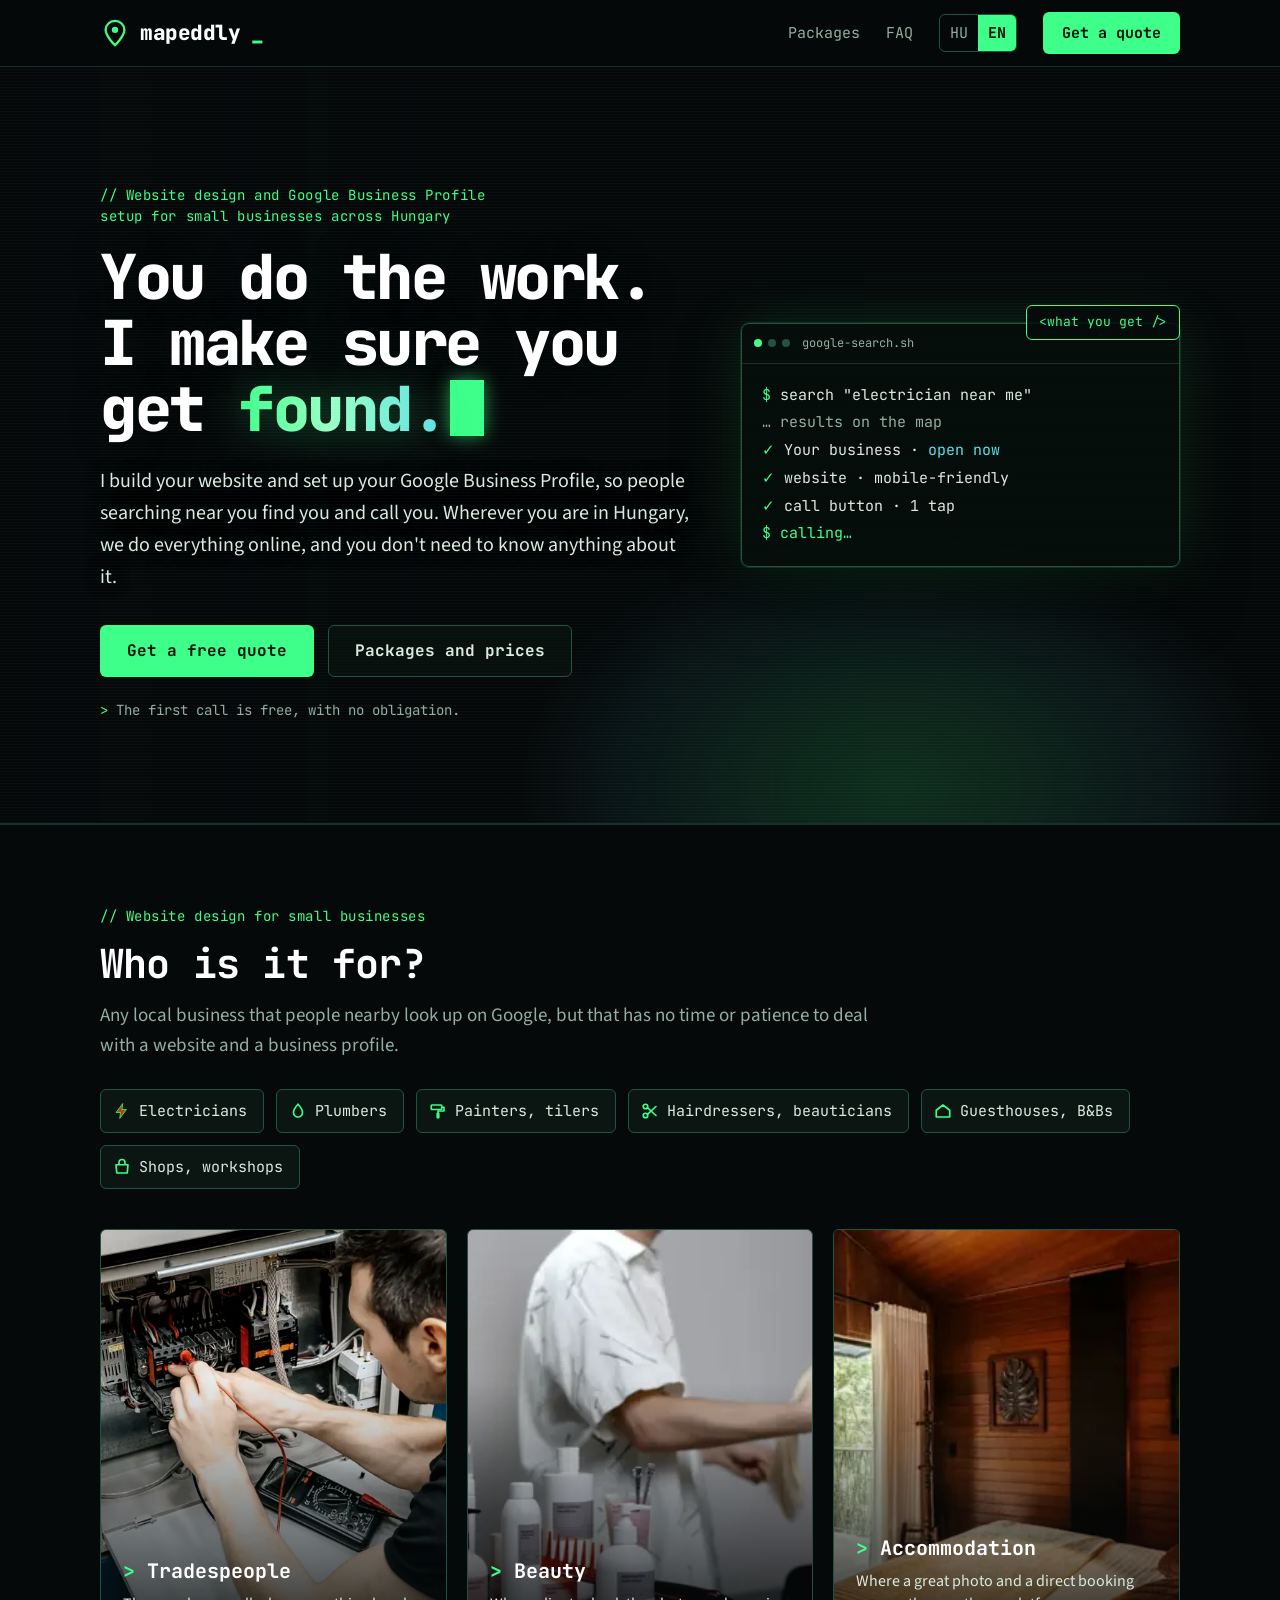
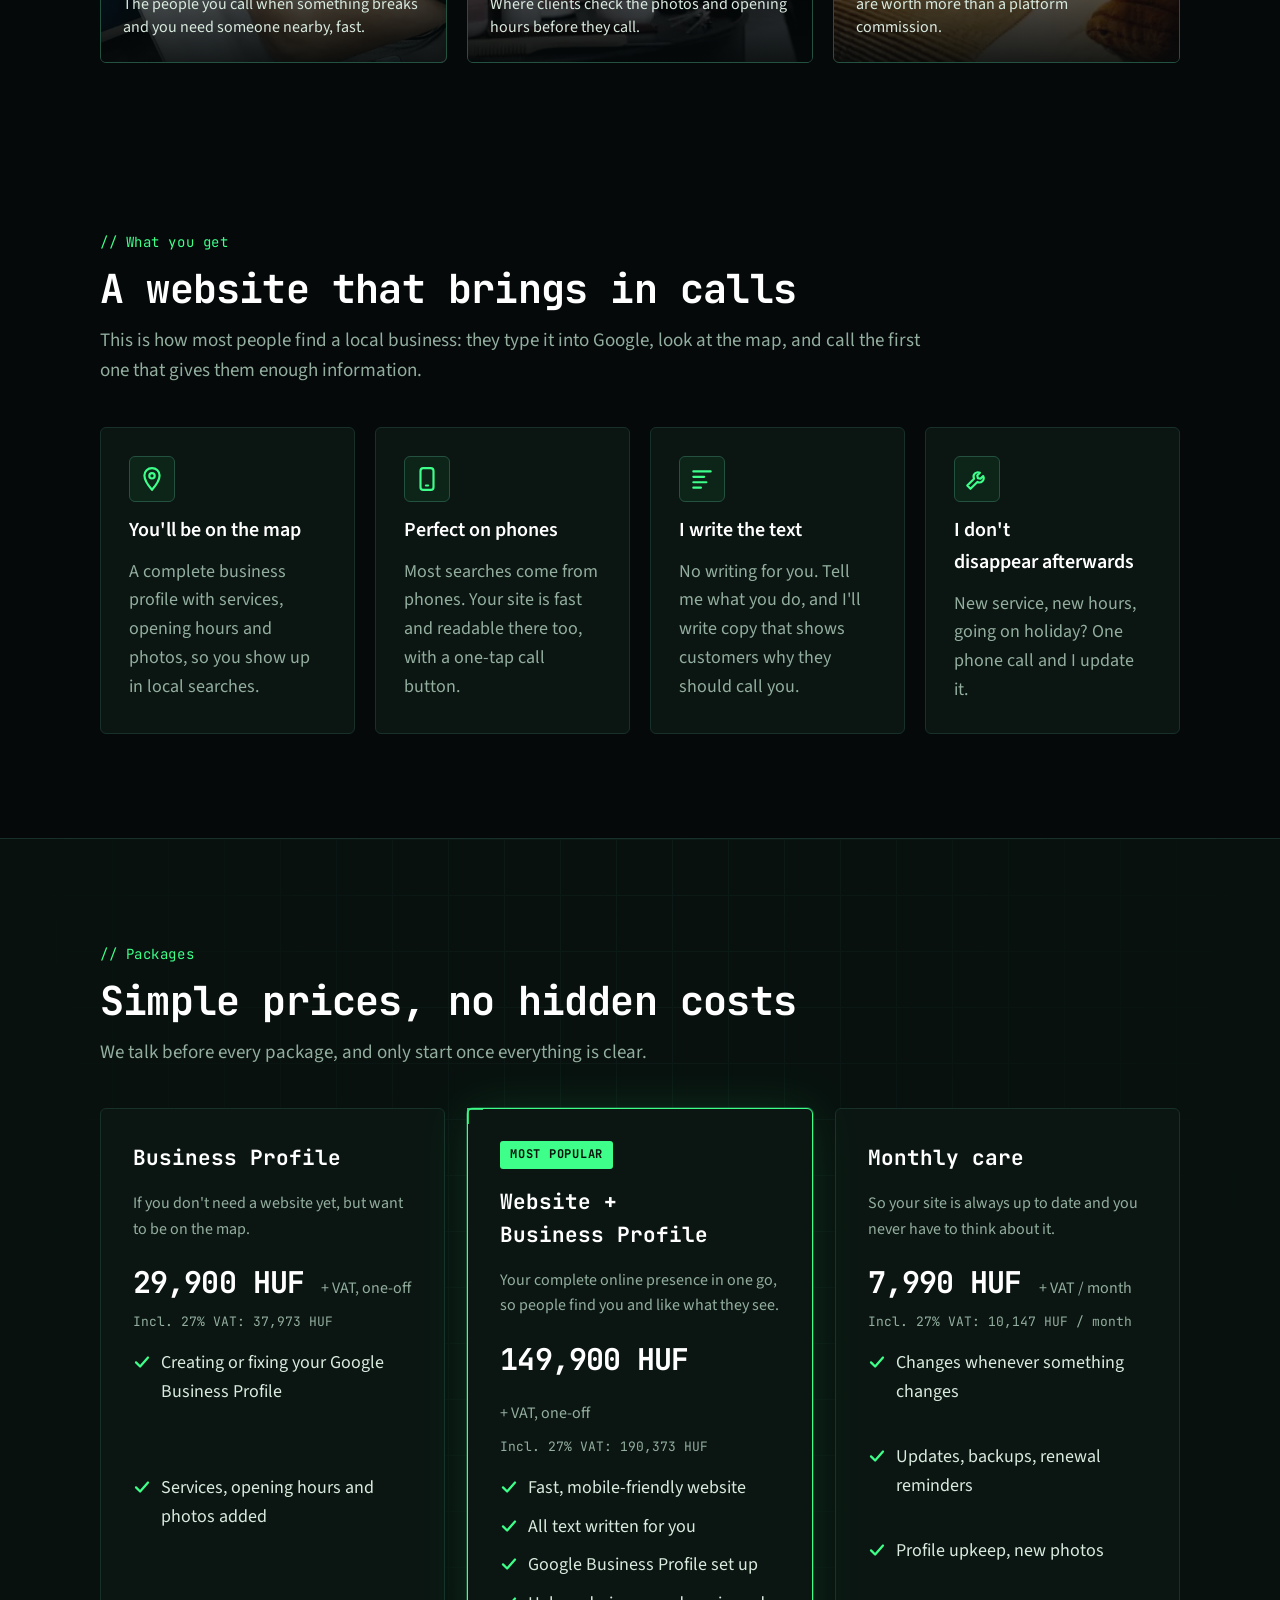
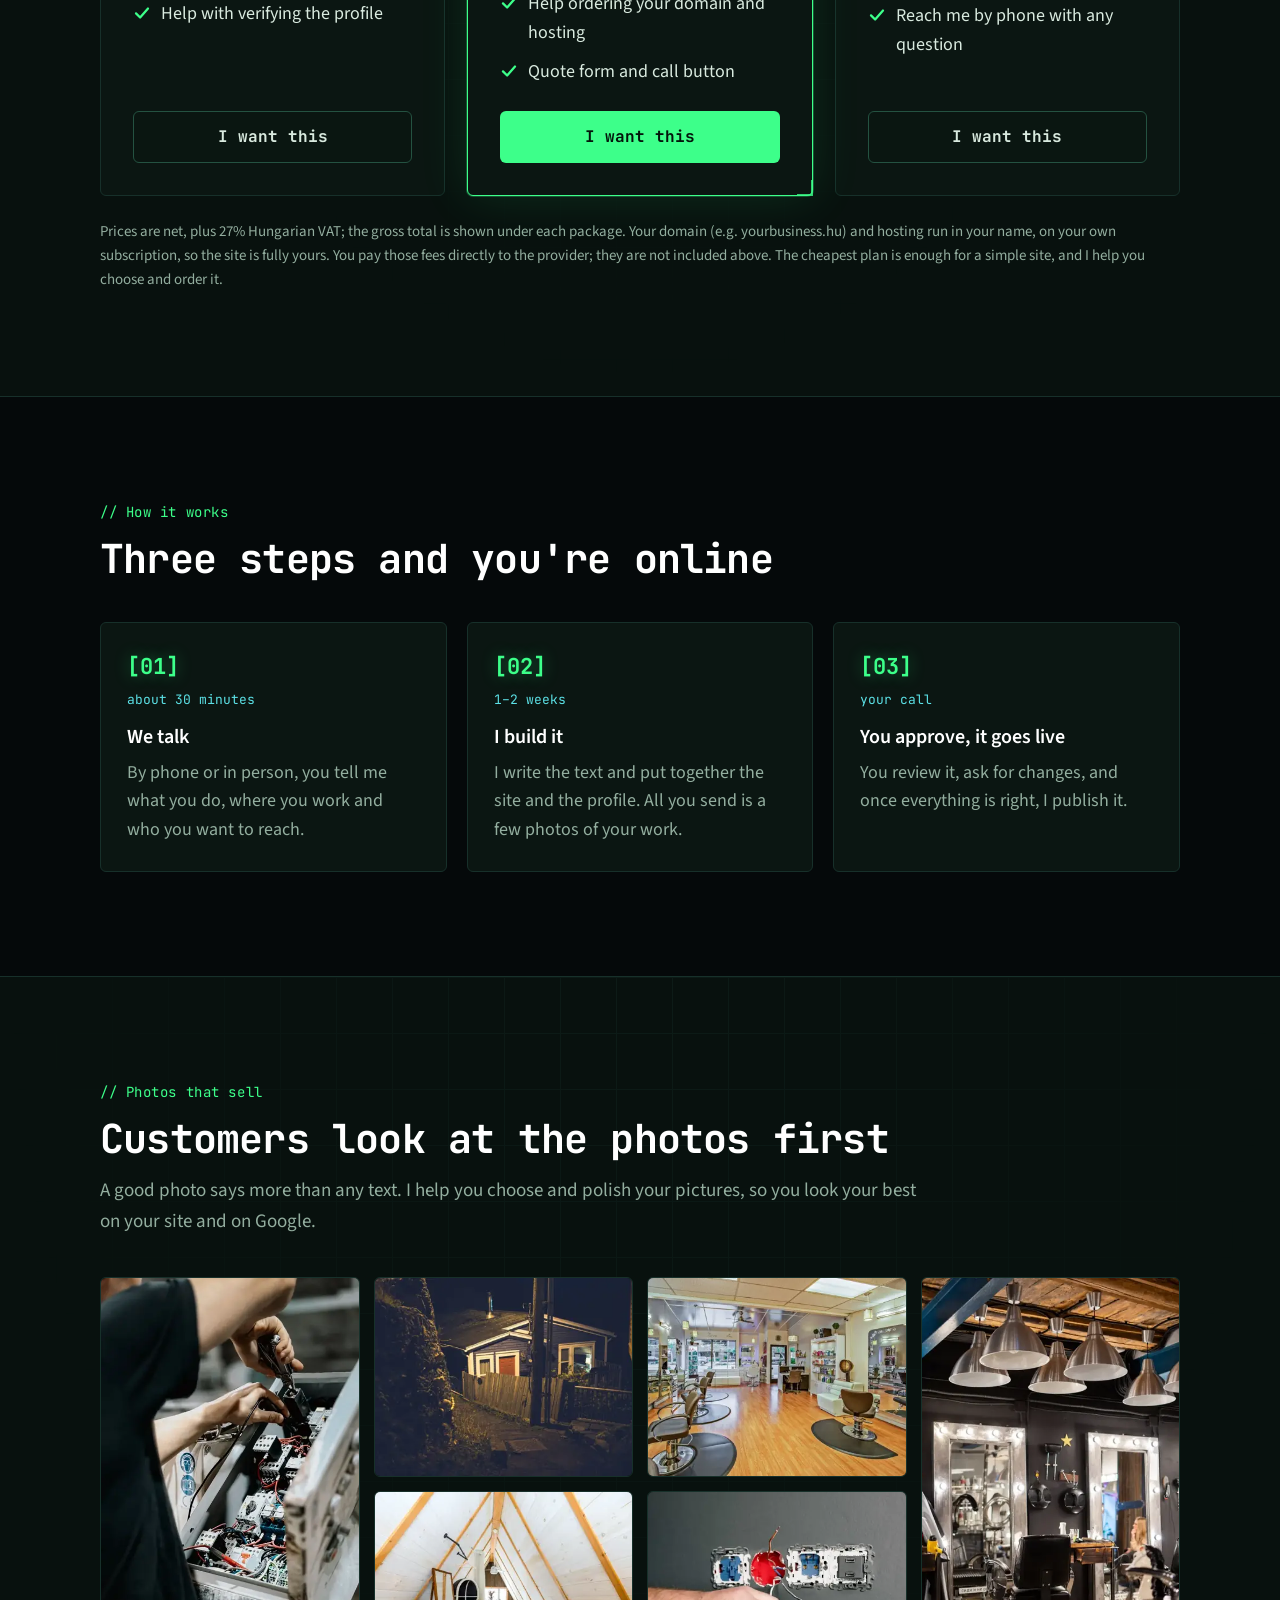
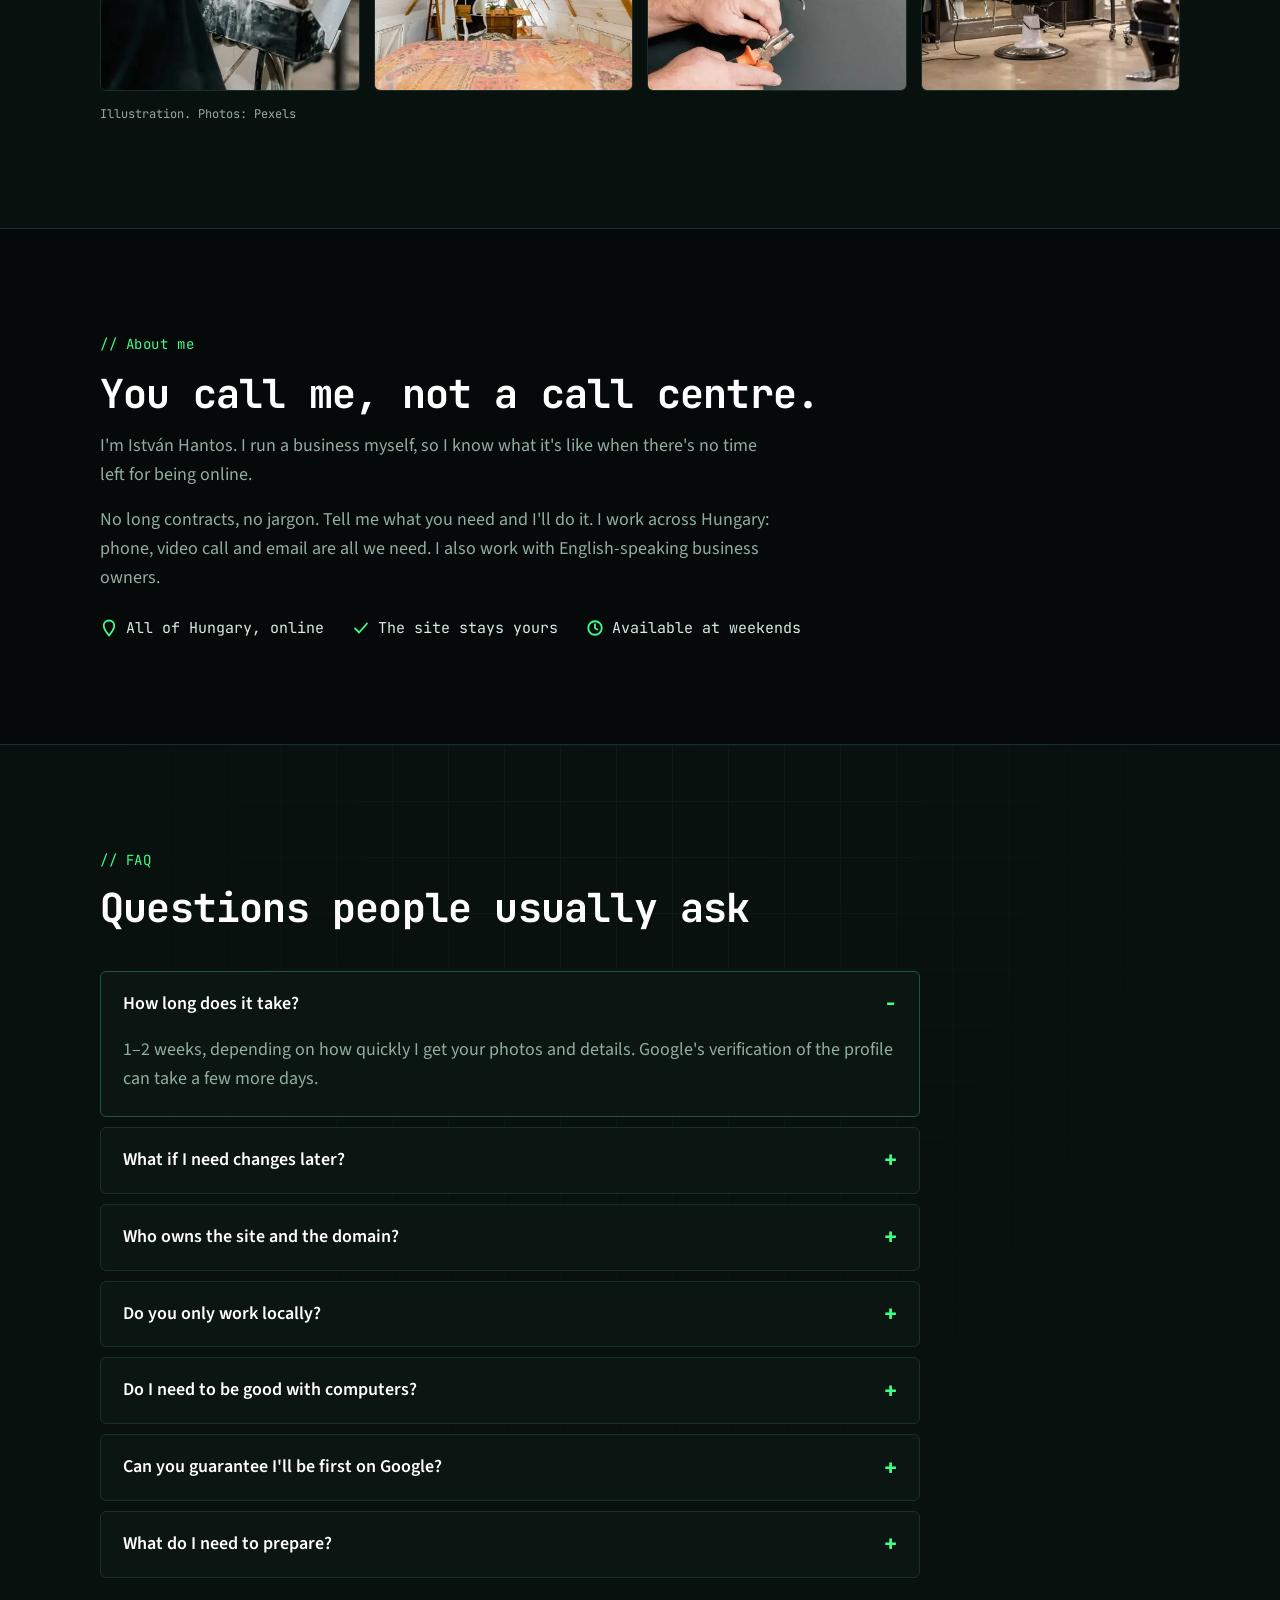
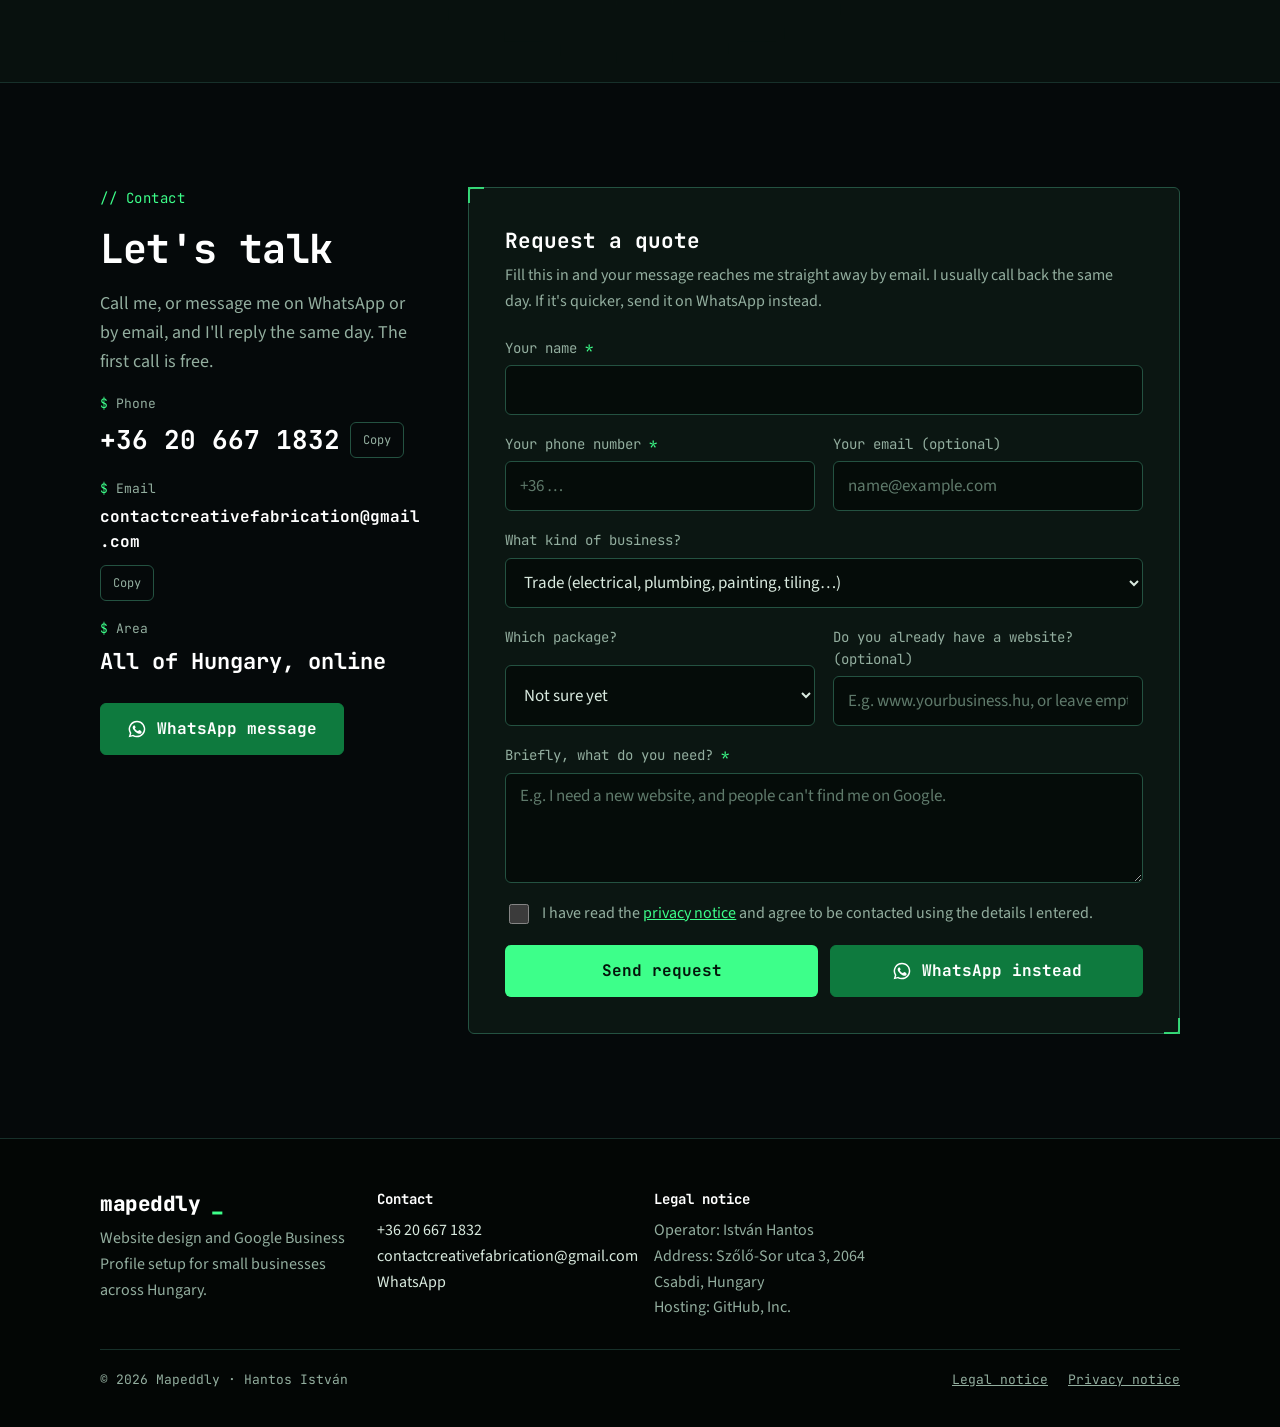
<file: en/index.html>
<!doctype html>
<html lang="en">
<head>
<meta charset="utf-8">
<meta name="viewport" content="width=device-width, initial-scale=1, viewport-fit=cover">
<title>Small Business Website Design in Hungary | Mapeddly</title>
<meta name="description" content="Website design for small businesses anywhere in Hungary: fast, mobile-friendly websites, Google Business Profile setup and monthly care. Get a free quote.">
<meta property="og:type" content="website">
<meta property="og:title" content="Small Business Website Design in Hungary | Mapeddly">
<meta property="og:description" content="You do the work. I make sure you get found.">
<meta property="og:url" content="https://mapeddly.com/en/">
<meta property="og:image" content="https://mapeddly.com/assets/img/og-image-en.png">
<meta property="og:image:width" content="1200">
<meta property="og:image:height" content="630">
<meta property="og:image:alt" content="Mapeddly – You do the work. I make sure you get found. Website + Google Business Profile.">
<meta name="twitter:card" content="summary_large_image">
<meta property="og:locale" content="en_GB">
<meta property="og:locale:alternate" content="hu_HU">
<meta property="og:site_name" content="Mapeddly">
<link rel="canonical" href="https://mapeddly.com/en/">
<link rel="alternate" hreflang="hu" href="https://mapeddly.com/">
<link rel="alternate" hreflang="en" href="https://mapeddly.com/en/">
<link rel="alternate" hreflang="x-default" href="https://mapeddly.com/">
<link rel="apple-touch-icon" href="../assets/img/apple-touch-icon.png">
<link rel="icon" href="../assets/img/favicon.svg" type="image/svg+xml">
<link rel="preload" href="../assets/fonts/jetbrains-mono-latin-800-normal.woff2" as="font" type="font/woff2" crossorigin>
<link rel="preload" href="../assets/fonts/source-sans-3-latin-400-normal.woff2" as="font" type="font/woff2" crossorigin>
<link rel="stylesheet" href="../assets/fonts/fonts.css">
<link rel="stylesheet" href="../assets/css/style.css">
<script type="application/ld+json">
{"@context":"https://schema.org","@type":"ProfessionalService","name":"Mapeddly","founder":{"@type":"Person","name":"Hantos István"},"description":"Website design and Google Business Profile setup for small businesses across Hungary.","telephone":"+36 20 667 1832","email":"contactcreativefabrication@gmail.com","areaServed":{"@type":"Country","name":"Hungary"},"serviceType":["Website design","Google Business Profile setup","Website maintenance"],"logo":"https://mapeddly.com/assets/img/apple-touch-icon.png","image":"https://mapeddly.com/assets/img/og-image-en.png","url":"https://mapeddly.com/en/"}
</script>
</head>
<body>
<a class="skip" href="#tartalom">Skip to content</a>

<header class="top">
<div class="wrap">
<a class="brand" href="#tartalom" aria-label="Mapeddly – top of page">
<svg aria-hidden="true" width="30" height="30" viewBox="0 0 32 32"><path d="M16 3c-5.5 0-10 4.3-10 9.6C6 19.6 16 29 16 29s10-9.4 10-16.4C26 7.3 21.5 3 16 3z" fill="none" stroke="#3DFF8A" stroke-width="2.4"></path><circle cx="16" cy="12.6" r="3.4" fill="#3DFF8A"></circle></svg>
mapeddly<span class="dot">_</span></a>
<nav class="nav" aria-label="Main menu">
<a href="#csomagok">Packages</a>
<a href="#gyik">FAQ</a>
<span class="lang-switch" role="group" aria-label="Nyelv / Language"><a href="../" hreflang="hu" lang="hu">HU</a><a href="./" hreflang="en" lang="en" aria-current="true">EN</a></span>
<a class="btn btn-primary" href="#kapcsolat">Get a quote</a>
</nav>
</div>
</header>

<main id="tartalom">

<section class="hero" aria-labelledby="fo">
<canvas class="rain" id="rain" aria-hidden="true"></canvas>
<div class="glow" aria-hidden="true"></div>
<div class="wrap">
<div>
<h1 id="fo"><span class="kicker">Website design and Google Business Profile setup for small businesses across Hungary</span>You do the work. I make sure you get <span>found.</span><i class="cursor" aria-hidden="true"></i></h1>
<p class="lead">I build your website and set up your Google Business Profile, so people searching near you find you and call you. Wherever you are in Hungary, we do everything online, and you don't need to know anything about it.</p>
<div class="actions">
<a class="btn btn-primary" href="#kapcsolat">Get a free quote</a>
<a class="btn btn-line" href="#csomagok">Packages and prices</a>
</div>
<p class="note">The first call is free, with no obligation.</p>
</div>
<div class="visual">
<div class="term" aria-hidden="true">
<div class="tb"><i></i><i></i><i></i><span>google-search.sh</span></div>
<div class="tc" id="term">
<span><span class="p">$</span> search "electrician near me"</span>
<span class="dim">… results on the map</span>
<span><span class="ok">✓</span> Your business · <span class="c">open now</span></span>
<span><span class="ok">✓</span> website · mobile-friendly</span>
<span><span class="ok">✓</span> call button · 1 tap</span>
<span><span class="p">$</span> <span class="ok">calling…</span></span>
</div>
</div>
<div class="tag" aria-hidden="true">&lt;what you get /&gt;</div>
</div>
</div>
</section>

<section class="who" aria-labelledby="kinek">
<div class="wrap">
<div class="who-lead">
<span class="eyebrow">Website design for small businesses</span>
<h2 id="kinek">Who is it for?</h2>
<p>Any local business that people nearby look up on Google, but that has no time or patience to deal with a website and a business profile.</p>
</div>
<ul class="chips">
<li><svg aria-hidden="true" width="18" height="18" viewBox="0 0 24 24" fill="#B8430B"><path d="M13 2 4 14h6l-1 8 9-12h-6z"></path></svg>Electricians</li>
<li><svg aria-hidden="true" width="18" height="18" viewBox="0 0 24 24" fill="none" stroke="#B8430B" stroke-width="2.2" stroke-linecap="round"><path d="M12 3s6 6.5 6 11a6 6 0 0 1-12 0c0-4.5 6-11 6-11z"></path></svg>Plumbers</li>
<li><svg aria-hidden="true" width="18" height="18" viewBox="0 0 24 24" fill="none" stroke="#B8430B" stroke-width="2.2" stroke-linecap="round" stroke-linejoin="round"><rect x="3" y="4" width="14" height="6" rx="1"></rect><path d="M17 7h3v5h-8v3M11 15h2v6h-2z"></path></svg>Painters, tilers</li>
<li><svg aria-hidden="true" width="18" height="18" viewBox="0 0 24 24" fill="none" stroke="#B8430B" stroke-width="2.2" stroke-linecap="round"><circle cx="6" cy="6" r="3"></circle><circle cx="6" cy="18" r="3"></circle><path d="M8.5 7.5 20 18M8.5 16.5 20 6"></path></svg>Hairdressers, beauticians</li>
<li><svg aria-hidden="true" width="18" height="18" viewBox="0 0 24 24" fill="none" stroke="#B8430B" stroke-width="2.2" stroke-linecap="round" stroke-linejoin="round"><path d="M3 11 12 4l9 7v9H3z"></path></svg>Guesthouses, B&amp;Bs</li>
<li><svg aria-hidden="true" width="18" height="18" viewBox="0 0 24 24" fill="none" stroke="#B8430B" stroke-width="2.2" stroke-linecap="round" stroke-linejoin="round"><path d="M4 9h16l-1 11H5zM8 9V6a4 4 0 0 1 8 0v3"></path></svg>Shops, workshops</li>
</ul>
<div class="cards">
<figure class="pcard"><img src="../assets/img/photos/szakember-1.webp" srcset="../assets/img/photos/szakember-1-480.webp 480w, ../assets/img/photos/szakember-1.webp 675w" sizes="(max-width: 640px) 92vw, 380px" alt="Electrician testing a distribution board" width="675" height="1200"><figcaption><b>Tradespeople</b><span>The people you call when something breaks and you need someone nearby, fast.</span></figcaption></figure>
<figure class="pcard"><img loading="lazy" src="../assets/img/photos/szepseg-1.webp" srcset="../assets/img/photos/szepseg-1-480.webp 480w, ../assets/img/photos/szepseg-1.webp 1200w" sizes="(max-width: 640px) 92vw, 380px" alt="Hairdresser at work in the salon" width="1200" height="857"><figcaption><b>Beauty</b><span>Where clients check the photos and opening hours before they call.</span></figcaption></figure>
<figure class="pcard"><img loading="lazy" src="../assets/img/photos/szallas-2.webp" srcset="../assets/img/photos/szallas-2-480.webp 480w, ../assets/img/photos/szallas-2.webp 900w" sizes="(max-width: 640px) 92vw, 380px" alt="Wood-panelled guest room with a large window" width="900" height="600"><figcaption><b>Accommodation</b><span>Where a great photo and a direct booking are worth more than a platform commission.</span></figcaption></figure>
</div>
</div>
</section>

<section class="sec" aria-labelledby="mit">
<div class="wrap">
<div class="sec-head">
<span class="eyebrow">What you get</span>
<h2 id="mit">A website that brings in calls</h2>
<p>This is how most people find a local business: they type it into Google, look at the map, and call the first one that gives them enough information.</p>
</div>
<div class="gets">
<div class="get"><div class="ic"><svg aria-hidden="true" width="26" height="26" viewBox="0 0 24 24" fill="none" stroke="#16243A" stroke-width="2" stroke-linecap="round" stroke-linejoin="round"><path d="M12 2c-4 0-7 3-7 6.8C5 14 12 22 12 22s7-8 7-13.2C19 5 16 2 12 2z"></path><circle cx="12" cy="9" r="2.5"></circle></svg></div><h3>You'll be on the map</h3><p>A complete business profile with services, opening hours and photos, so you show up in local searches.</p></div>
<div class="get"><div class="ic"><svg aria-hidden="true" width="26" height="26" viewBox="0 0 24 24" fill="none" stroke="#16243A" stroke-width="2" stroke-linecap="round" stroke-linejoin="round"><rect x="6" y="2" width="12" height="20" rx="2.5"></rect><path d="M11 18h2"></path></svg></div><h3>Perfect on phones</h3><p>Most searches come from phones. Your site is fast and readable there too, with a one-tap call button.</p></div>
<div class="get"><div class="ic"><svg aria-hidden="true" width="26" height="26" viewBox="0 0 24 24" fill="none" stroke="#16243A" stroke-width="2" stroke-linecap="round" stroke-linejoin="round"><path d="M4 5h16M4 10h10M4 15h12M4 20h7"></path></svg></div><h3>I write the text</h3><p>No writing for you. Tell me what you do, and I'll write copy that shows customers why they should call you.</p></div>
<div class="get"><div class="ic"><svg aria-hidden="true" width="26" height="26" viewBox="0 0 24 24" fill="none" stroke="#16243A" stroke-width="2" stroke-linecap="round" stroke-linejoin="round"><path d="M14.7 6.3a4 4 0 0 0-5.4 5.4L3 18l3 3 6.3-6.3a4 4 0 0 0 5.4-5.4l-2.5 2.5-2.4-.6-.6-2.4z"></path></svg></div><h3>I don't disappear afterwards</h3><p>New service, new hours, going on holiday? One phone call and I update it.</p></div>
</div>
</div>
</section>

<section class="sec band" id="csomagok" aria-labelledby="csomag">
<div class="wrap">
<div class="sec-head">
<span class="eyebrow">Packages</span>
<h2 id="csomag">Simple prices, no hidden costs</h2>
<p>We talk before every package, and only start once everything is clear.</p>
</div>
<div class="plans">
<div class="plan">
<h3>Business Profile</h3>
<p class="for">If you don't need a website yet, but want to be on the map.</p>
<div class="price">29,900 HUF <small>+ VAT, one-off</small></div><p class="gross">Incl. 27% VAT: 37,973 HUF</p>
<ul>
<li><svg aria-hidden="true" width="18" height="18" viewBox="0 0 24 24" fill="none" stroke="#1E7A4C" stroke-width="3" stroke-linecap="round" stroke-linejoin="round"><path d="M4 12.5 9.5 18 20 6"></path></svg>Creating or fixing your Google Business Profile</li>
<li><svg aria-hidden="true" width="18" height="18" viewBox="0 0 24 24" fill="none" stroke="#1E7A4C" stroke-width="3" stroke-linecap="round" stroke-linejoin="round"><path d="M4 12.5 9.5 18 20 6"></path></svg>Services, opening hours and photos added</li>
<li><svg aria-hidden="true" width="18" height="18" viewBox="0 0 24 24" fill="none" stroke="#1E7A4C" stroke-width="3" stroke-linecap="round" stroke-linejoin="round"><path d="M4 12.5 9.5 18 20 6"></path></svg>Help with verifying the profile</li>
</ul>
<a class="btn btn-line" href="#kapcsolat">I want this</a>
</div>
<div class="plan hot corner">
<span class="badge">Most popular</span>
<h3>Website + Business Profile</h3>
<p class="for">Your complete online presence in one go, so people find you and like what they see.</p>
<div class="price">149,900 HUF <small>+ VAT, one-off</small></div><p class="gross">Incl. 27% VAT: 190,373 HUF</p>
<ul>
<li><svg aria-hidden="true" width="18" height="18" viewBox="0 0 24 24" fill="none" stroke="#1E7A4C" stroke-width="3" stroke-linecap="round" stroke-linejoin="round"><path d="M4 12.5 9.5 18 20 6"></path></svg>Fast, mobile-friendly website</li>
<li><svg aria-hidden="true" width="18" height="18" viewBox="0 0 24 24" fill="none" stroke="#1E7A4C" stroke-width="3" stroke-linecap="round" stroke-linejoin="round"><path d="M4 12.5 9.5 18 20 6"></path></svg>All text written for you</li>
<li><svg aria-hidden="true" width="18" height="18" viewBox="0 0 24 24" fill="none" stroke="#1E7A4C" stroke-width="3" stroke-linecap="round" stroke-linejoin="round"><path d="M4 12.5 9.5 18 20 6"></path></svg>Google Business Profile set up</li>
<li><svg aria-hidden="true" width="18" height="18" viewBox="0 0 24 24" fill="none" stroke="#1E7A4C" stroke-width="3" stroke-linecap="round" stroke-linejoin="round"><path d="M4 12.5 9.5 18 20 6"></path></svg>Help ordering your domain and hosting</li>
<li><svg aria-hidden="true" width="18" height="18" viewBox="0 0 24 24" fill="none" stroke="#1E7A4C" stroke-width="3" stroke-linecap="round" stroke-linejoin="round"><path d="M4 12.5 9.5 18 20 6"></path></svg>Quote form and call button</li>
</ul>
<a class="btn btn-primary" href="#kapcsolat">I want this</a>
</div>
<div class="plan">
<h3>Monthly care</h3>
<p class="for">So your site is always up to date and you never have to think about it.</p>
<div class="price">7,990 HUF <small>+ VAT / month</small></div><p class="gross">Incl. 27% VAT: 10,147 HUF / month</p>
<ul>
<li><svg aria-hidden="true" width="18" height="18" viewBox="0 0 24 24" fill="none" stroke="#1E7A4C" stroke-width="3" stroke-linecap="round" stroke-linejoin="round"><path d="M4 12.5 9.5 18 20 6"></path></svg>Changes whenever something changes</li>
<li><svg aria-hidden="true" width="18" height="18" viewBox="0 0 24 24" fill="none" stroke="#1E7A4C" stroke-width="3" stroke-linecap="round" stroke-linejoin="round"><path d="M4 12.5 9.5 18 20 6"></path></svg>Updates, backups, renewal reminders</li>
<li><svg aria-hidden="true" width="18" height="18" viewBox="0 0 24 24" fill="none" stroke="#1E7A4C" stroke-width="3" stroke-linecap="round" stroke-linejoin="round"><path d="M4 12.5 9.5 18 20 6"></path></svg>Profile upkeep, new photos</li>
<li><svg aria-hidden="true" width="18" height="18" viewBox="0 0 24 24" fill="none" stroke="#1E7A4C" stroke-width="3" stroke-linecap="round" stroke-linejoin="round"><path d="M4 12.5 9.5 18 20 6"></path></svg>Reach me by phone with any question</li>
</ul>
<a class="btn btn-line" href="#kapcsolat">I want this</a>
</div>
</div>
<p class="fine">Prices are net, plus 27% Hungarian VAT; the gross total is shown under each package. Your domain (e.g. yourbusiness.hu) and hosting run in your name, on your own subscription, so the site is fully yours. You pay those fees directly to the provider; they are not included above. The cheapest plan is enough for a simple site, and I help you choose and order it.</p>
</div>
</section>

<section class="sec" id="hogyan" aria-labelledby="folyamat">
<div class="wrap">
<div class="sec-head">
<span class="eyebrow">How it works</span>
<h2 id="folyamat">Three steps and you're online</h2>
</div>
<ol class="steps">
<li><span class="t">about 30 minutes</span><h3>We talk</h3><p>By phone or in person, you tell me what you do, where you work and who you want to reach.</p></li>
<li><span class="t">1–2 weeks</span><h3>I build it</h3><p>I write the text and put together the site and the profile. All you send is a few photos of your work.</p></li>
<li><span class="t">your call</span><h3>You approve, it goes live</h3><p>You review it, ask for changes, and once everything is right, I publish it.</p></li>
</ol>
</div>
</section>

<section class="sec band" aria-labelledby="fotok">
<div class="wrap">
<div class="sec-head">
<span class="eyebrow">Photos that sell</span>
<h2 id="fotok">Customers look at the photos first</h2>
<p>A good photo says more than any text. I help you choose and polish your pictures, so you look your best on your site and on Google.</p>
</div>
<div class="mosaic">
<img class="tall" src="../assets/img/photos/szakember-2.webp" srcset="../assets/img/photos/szakember-2-480.webp 480w, ../assets/img/photos/szakember-2.webp 675w" sizes="(max-width: 640px) 92vw, 380px" alt="Wiring work in an open distribution board" width="675" height="1200" loading="lazy">
<img src="../assets/img/photos/szallas-1.webp" srcset="../assets/img/photos/szallas-1-480.webp 480w, ../assets/img/photos/szallas-1.webp 1200w" sizes="(max-width: 640px) 92vw, 380px" alt="Wooden house at night with lit windows" width="1200" height="800" loading="lazy">
<img src="../assets/img/photos/szepseg-2.webp" srcset="../assets/img/photos/szepseg-2-480.webp 480w, ../assets/img/photos/szepseg-2.webp 900w" sizes="(max-width: 640px) 92vw, 380px" alt="Bright salon interior with styling chairs" width="900" height="600" loading="lazy">
<img class="tall" src="../assets/img/photos/szepseg-4.webp" srcset="../assets/img/photos/szepseg-4-480.webp 480w, ../assets/img/photos/szepseg-4.webp 800w" sizes="(max-width: 640px) 92vw, 380px" alt="Modern salon with mirrors and lights" width="800" height="1200" loading="lazy">
<img src="../assets/img/photos/szallas-4.webp" srcset="../assets/img/photos/szallas-4-480.webp 480w, ../assets/img/photos/szallas-4.webp 900w" sizes="(max-width: 640px) 92vw, 380px" alt="Attic room with wooden beams" width="900" height="600" loading="lazy">
<img src="../assets/img/photos/szakember-3.webp" srcset="../assets/img/photos/szakember-3-480.webp 480w, ../assets/img/photos/szakember-3.webp 801w" sizes="(max-width: 640px) 92vw, 380px" alt="Fitting a socket with pliers" width="801" height="1200" loading="lazy">
</div>
<p class="credit">Illustration. Photos: Pexels</p>
</div>
</section>

<section class="sec" aria-labelledby="rolam">
<div class="wrap about">
<div class="about-text">
<span class="eyebrow">About me</span>
<h2 id="rolam">You call me, not a call centre.</h2>
<p>I'm István Hantos. I run a business myself, so I know what it's like when there's no time left for being online.</p>
<p>No long contracts, no jargon. Tell me what you need and I'll do it. I work across Hungary: phone, video call and email are all we need. I also work with English-speaking business owners.</p>
<ul class="facts">
<li><svg aria-hidden="true" width="18" height="18" viewBox="0 0 24 24" fill="none" stroke="#B8430B" stroke-width="2.4" stroke-linecap="round" stroke-linejoin="round"><path d="M12 2c-4 0-7 3-7 6.8C5 14 12 22 12 22s7-8 7-13.2C19 5 16 2 12 2z"></path></svg>All of Hungary, online</li>
<li><svg aria-hidden="true" width="18" height="18" viewBox="0 0 24 24" fill="none" stroke="#B8430B" stroke-width="2.4" stroke-linecap="round" stroke-linejoin="round"><path d="M4 12.5 9.5 18 20 6"></path></svg>The site stays yours</li>
<li><svg aria-hidden="true" width="18" height="18" viewBox="0 0 24 24" fill="none" stroke="#B8430B" stroke-width="2.4" stroke-linecap="round" stroke-linejoin="round"><circle cx="12" cy="12" r="9"></circle><path d="M12 7v5l3 2"></path></svg>Available at weekends</li>
</ul>
</div>
</div>
</section>

<section class="sec band" id="gyik" aria-labelledby="kerdesek">
<div class="wrap">
<div class="sec-head"><span class="eyebrow">FAQ</span><h2 id="kerdesek">Questions people usually ask</h2></div>
<div class="faq">
<details open><summary>How long does it take?</summary><p>1–2 weeks, depending on how quickly I get your photos and details. Google's verification of the profile can take a few more days.</p></details>
<details><summary>What if I need changes later?</summary><p>With monthly care, just tell me and I'll change it. Without it, I still do it for a price agreed in advance.</p></details>
<details><summary>Who owns the site and the domain?</summary><p>You do. The domain and hosting are in your name, you own the business profile, and you get every file. If you ever move elsewhere, you don't need anything from me.</p></details>
<details><summary>Do you only work locally?</summary><p>No, I work across Hungary. Phone, video call and email are enough for everything; we never have to meet in person.</p></details>
<details><summary>Do I need to be good with computers?</summary><p>No. Tell me what you do and send a few photos from your phone. I handle the rest.</p></details>
<details><summary>Can you guarantee I'll be first on Google?</summary><p>Nobody can honestly promise that. What I guarantee is a complete, accurate profile and website, because that is the basis for showing up in local searches.</p></details>
<details><summary>What do I need to prepare?</summary><p>Your business details (name, address, tax number), your services, opening hours and 5–10 photos of your work or premises. No good photos? I'll help.</p></details>
</div>
</div>
</section>

<section class="sec" id="kapcsolat" aria-labelledby="beszeljunk">
<div class="wrap contact">
<div class="contact-info">
<span class="eyebrow">Contact</span>
<h2 id="beszeljunk">Let's talk</h2>
<p>Call me, or message me on WhatsApp or by email, and I'll reply the same day. The first call is free.</p>
<div class="direct"><span class="lbl">Phone</span><span class="val-row"><a class="val" href="tel:+36206671832">+36 20 667 1832</a><button type="button" class="copy" data-copy="+36 20 667 1832" data-done="Copied">Copy</button></span></div>
<div class="direct"><span class="lbl">Email</span><span class="val-row"><a class="val val-mail" href="mailto:contactcreativefabrication@gmail.com">contactcreativefabrication@gmail.com</a><button type="button" class="copy" data-copy="contactcreativefabrication@gmail.com" data-done="Copied">Copy</button></span></div>
<div class="direct"><span class="lbl">Area</span><span class="val" style="font-size:22px">All of Hungary, online</span></div>
<a class="btn btn-wa" href="https://wa.me/36206671832" target="_blank" rel="noopener"><svg aria-hidden="true" width="20" height="20" viewBox="0 0 24 24" fill="currentColor"><path d="M12 2a10 10 0 0 0-8.6 15.1L2 22l5-1.3A10 10 0 1 0 12 2zm0 18.2a8.2 8.2 0 0 1-4.2-1.1l-.3-.2-3 .8.8-2.9-.2-.3A8.2 8.2 0 1 1 12 20.2zm4.5-6.1c-.2-.1-1.5-.7-1.7-.8-.2-.1-.4-.1-.6.1l-.8 1c-.1.2-.3.2-.5.1a6.7 6.7 0 0 1-3.3-2.9c-.3-.4.2-.4.7-1.3.1-.2 0-.3 0-.4l-.8-1.8c-.2-.5-.4-.4-.6-.4h-.5a1 1 0 0 0-.7.3 3 3 0 0 0-.9 2.2 5.2 5.2 0 0 0 1.1 2.8 11.9 11.9 0 0 0 4.6 4c1.7.7 2.4.8 3.2.7.5-.1 1.5-.6 1.7-1.2.2-.6.2-1.1.2-1.2-.1-.1-.2-.2-.4-.3z"/></svg>WhatsApp message</a>
</div>
<form class="quote corner" id="ajanlat" novalidate>
<div class="qhead"><h3>Request a quote</h3><p>Fill this in and your message reaches me straight away by email. I usually call back the same day. If it's quicker, send it on WhatsApp instead.</p></div>
<div class="field"><label for="f-nev">Your name <span class="req">*</span></label><input id="f-nev" name="nev" type="text" autocomplete="name" required></div>
<div class="two">
<div class="field"><label for="f-tel">Your phone number <span class="req">*</span></label><input id="f-tel" name="telefon" type="tel" autocomplete="tel" required placeholder="+36 …"></div>
<div class="field"><label for="f-email">Your email (optional)</label><input id="f-email" name="email" type="email" autocomplete="email" placeholder="name@example.com"></div>
</div>
<div class="field"><label for="f-tipus">What kind of business?</label><select id="f-tipus" name="tevekenyseg"><option>Trade (electrical, plumbing, painting, tiling…)</option><option>Beauty (hairdresser, beautician…)</option><option>Accommodation, hospitality</option><option>Shop, workshop</option><option>Other</option></select></div>
<div class="two">
<div class="field"><label for="f-csomag">Which package?</label><select id="f-csomag" name="csomag"><option>Not sure yet</option><option>Business Profile</option><option>Website + Business Profile</option><option>Monthly care</option></select></div>
<div class="field"><label for="f-web">Do you already have a website? (optional)</label><input id="f-web" name="weboldal" type="text" placeholder="E.g. www.yourbusiness.hu, or leave empty"></div>
</div>
<div class="field"><label for="f-uzenet">Briefly, what do you need? <span class="req">*</span></label><textarea id="f-uzenet" name="uzenet" maxlength="1000" required placeholder="E.g. I need a new website, and people can't find me on Google."></textarea></div>
<label class="check" for="f-ok"><input id="f-ok" name="adatkezeles" type="checkbox" required><span>I have read the <a href="privacy.html">privacy notice</a> and agree to be contacted using the details I entered.</span></label>
<div class="hp" aria-hidden="true"><label for="f-hp">Leave this field empty</label><input id="f-hp" name="_honey" type="text" tabindex="-1" autocomplete="off"></div>
<div class="qbtns"><button class="btn btn-primary" type="submit" data-via="send">Send request</button><button class="btn btn-wa" type="submit" data-via="wa"><svg aria-hidden="true" width="20" height="20" viewBox="0 0 24 24" fill="currentColor"><path d="M12 2a10 10 0 0 0-8.6 15.1L2 22l5-1.3A10 10 0 1 0 12 2zm0 18.2a8.2 8.2 0 0 1-4.2-1.1l-.3-.2-3 .8.8-2.9-.2-.3A8.2 8.2 0 1 1 12 20.2zm4.5-6.1c-.2-.1-1.5-.7-1.7-.8-.2-.1-.4-.1-.6.1l-.8 1c-.1.2-.3.2-.5.1a6.7 6.7 0 0 1-3.3-2.9c-.3-.4.2-.4.7-1.3.1-.2 0-.3 0-.4l-.8-1.8c-.2-.5-.4-.4-.6-.4h-.5a1 1 0 0 0-.7.3 3 3 0 0 0-.9 2.2 5.2 5.2 0 0 0 1.1 2.8 11.9 11.9 0 0 0 4.6 4c1.7.7 2.4.8 3.2.7.5-.1 1.5-.6 1.7-1.2.2-.6.2-1.1.2-1.2-.1-.1-.2-.2-.4-.3z"/></svg>WhatsApp instead</button></div>
<p class="form-msg" id="f-msg" role="status" aria-live="polite" hidden></p>
</form>
</div>
</section>

</main>

<footer class="foot">
<div class="wrap">
<div><a class="brand" href="#tartalom">mapeddly<span class="dot">_</span></a><p>Website design and Google Business Profile setup for small businesses across Hungary.</p></div>
<div><strong>Contact</strong><p><a href="tel:+36206671832">+36 20 667 1832</a><br><a href="mailto:contactcreativefabrication@gmail.com">contactcreativefabrication@gmail.com</a><br><a href="https://wa.me/36206671832" target="_blank" rel="noopener">WhatsApp</a></p></div>
<div><strong>Legal notice</strong><p>Operator: István Hantos<br>Address: Szőlő-Sor utca 3, 2064 Csabdi, Hungary<br>Hosting: GitHub, Inc.</p></div>
<div class="legal"><span>© 2026 Mapeddly · Hantos István</span><span class="legal-links"><a href="imprint.html">Legal notice</a><a href="privacy.html">Privacy notice</a></span></div>
</div>
</footer>

<div class="callbar"><a class="btn btn-primary" href="tel:+36206671832">Call</a><a class="btn btn-wa" href="https://wa.me/36206671832" target="_blank" rel="noopener"><svg aria-hidden="true" width="20" height="20" viewBox="0 0 24 24" fill="currentColor"><path d="M12 2a10 10 0 0 0-8.6 15.1L2 22l5-1.3A10 10 0 1 0 12 2zm0 18.2a8.2 8.2 0 0 1-4.2-1.1l-.3-.2-3 .8.8-2.9-.2-.3A8.2 8.2 0 1 1 12 20.2zm4.5-6.1c-.2-.1-1.5-.7-1.7-.8-.2-.1-.4-.1-.6.1l-.8 1c-.1.2-.3.2-.5.1a6.7 6.7 0 0 1-3.3-2.9c-.3-.4.2-.4.7-1.3.1-.2 0-.3 0-.4l-.8-1.8c-.2-.5-.4-.4-.6-.4h-.5a1 1 0 0 0-.7.3 3 3 0 0 0-.9 2.2 5.2 5.2 0 0 0 1.1 2.8 11.9 11.9 0 0 0 4.6 4c1.7.7 2.4.8 3.2.7.5-.1 1.5-.6 1.7-1.2.2-.6.2-1.1.2-1.2-.1-.1-.2-.2-.4-.3z"/></svg>WhatsApp</a></div>

<script>
(function(){
  var c=document.getElementById('rain');if(!c||!c.getContext)return;
  var x=c.getContext('2d'),chars='01アイウエオカキクケコサシスセソ<>/{}=+*ÁÉŐŰMAPEDDLY'.split(''),fs=16,cols,drops,w,h;
  function size(){var r=c.getBoundingClientRect(),d=Math.min(window.devicePixelRatio||1,2);w=r.width;h=r.height;c.width=w*d;c.height=h*d;x.setTransform(d,0,0,d,0,0);cols=Math.ceil(w/fs);drops=[];for(var i=0;i<cols;i++)drops[i]=Math.random()*-h/fs;x.fillStyle='#05090A';x.fillRect(0,0,w,h)}
  function frame(){x.fillStyle='rgba(5,9,10,0.06)';x.fillRect(0,0,w,h);x.font=fs+'px "JetBrains Mono",monospace';
    for(var i=0;i<cols;i++){var ch=chars[(Math.random()*chars.length)|0],y=drops[i]*fs;
      x.fillStyle=Math.random()>.975?'#D9FFE8':'rgba(61,255,138,'+(0.55+Math.random()*0.45)+')';x.fillText(ch,i*fs,y);
      if(y>h&&Math.random()>.975)drops[i]=0;drops[i]+=0.55}}
  size();window.addEventListener('resize',size);
  var still=window.matchMedia&&window.matchMedia('(prefers-reduced-motion: reduce)').matches;
  if(still){for(var k=0;k<60;k++)frame();return}
  var last=0,on=true;if('IntersectionObserver' in window)new IntersectionObserver(function(e){on=e[0].isIntersecting}).observe(c);
  (function loop(t){requestAnimationFrame(loop);if(!on||document.hidden||t-last<45)return;last=t;frame()})(0);
})();
</script>
<script>
(function(){
  document.querySelectorAll('.copy').forEach(function(b){b.addEventListener('click',function(){
    var t=b.getAttribute('data-copy'),o=b.textContent;
    var done=function(){b.textContent=b.getAttribute('data-done');setTimeout(function(){b.textContent=o},1600)};
    if(navigator.clipboard)navigator.clipboard.writeText(t).then(done,function(){});
  })});
  var form=document.getElementById('ajanlat'),msg=document.getElementById('f-msg');if(!form)return;
  var T={name:'Please enter your name.',tel:'Please enter your phone number so I can call you back.',mail:"This email address doesn't look right.",msg:'Please write a few words about what you need.',ok:'Please accept the privacy notice to continue.',opening:"WhatsApp opened with your message ready. If it didn't open, write to me directly: ",sending:'Sending…',sent:"Thank you, I got your message! I'll be in touch soon.",failed:'Sending failed. Try WhatsApp, or write to me directly: ',hello:"Hi! I'd like a quote, via mapeddly.com.",n:'Name',ph:'Phone',em:'Email',b:'Business type',p:'Package',w:'Current website',m:'Message',subj:'Quote request – website'};
  var via='send';form.querySelectorAll('[data-via]').forEach(function(b){b.addEventListener('click',function(){via=b.getAttribute('data-via')})});
  var sendBtn=form.querySelector('[data-via="send"]'),sendLabel=sendBtn.textContent;
  function say(t,cls){msg.hidden=false;msg.className='form-msg'+(cls?' '+cls:'');msg.textContent=t}
  form.addEventListener('submit',function(e){
    e.preventDefault();var f=form.elements,clean=function(v){return String(v||'').replace(/\s+/g,' ').trim()};
    var d={nev:clean(f.nev.value),tel:clean(f.telefon.value),email:clean(f.email.value),tip:f.tevekenyseg.value,csomag:f.csomag.value,web:clean(f.weboldal.value),uz:String(f.uzenet.value||'').trim()};
    if(!d.nev){say(T.name);f.nev.focus();return}
    if(d.tel.replace(/\D/g,'').length<6){say(T.tel);f.telefon.focus();return}
    if(d.email&&!/^[^\s@]+@[^\s@]+\.[^\s@]+$/.test(d.email)){say(T.mail);f.email.focus();return}
    if(!d.uz){say(T.msg);f.uzenet.focus();return}
    if(!f.adatkezeles.checked){say(T.ok);f.adatkezeles.focus();return}
    var page=location.href.split('#')[0];
    if(f._honey.value){form.reset();say(T.sent,'ok');return}
    if(via==='wa'){
      var lines=[T.hello,'',T.n+': '+d.nev,T.ph+': '+d.tel];if(d.email)lines.push(T.em+': '+d.email);
      lines.push(T.b+': '+d.tip,T.p+': '+d.csomag);if(d.web)lines.push(T.w+': '+d.web);
      lines.push('',T.m+':',d.uz,'','('+page+')');
      window.open('https://wa.me/36206671832?text='+encodeURIComponent(lines.join('\n')),'_blank','noopener');
      say(T.opening+'+36 20 667 1832','ok');return;
    }
    var body={_subject:T.subj+' – '+d.nev,_template:'table',_captcha:'false'};
    body[T.n]=d.nev;body[T.ph]=d.tel;if(d.email){body[T.em]=d.email;body._replyto=d.email}
    body[T.b]=d.tip;body[T.p]=d.csomag;if(d.web)body[T.w]=d.web;body[T.m]=d.uz;body['Page']=page;
    sendBtn.disabled=true;sendBtn.textContent=T.sending;msg.hidden=true;
    fetch('https://formsubmit.co/ajax/contactcreativefabrication@gmail.com',{method:'POST',headers:{'Content-Type':'application/json','Accept':'application/json'},body:JSON.stringify(body)})
      .then(function(r){return r.json().catch(function(){return {}}).then(function(j){if(!r.ok||String(j.success)!=='true')throw (j&&j.message)||0})})
      .then(function(){form.reset();say(T.sent,'ok')})
      .catch(function(e){say((typeof e==='string'?e+' — ':'')+T.failed+'contactcreativefabrication@gmail.com · +36 20 667 1832','err')})
      .then(function(){sendBtn.disabled=false;sendBtn.textContent=sendLabel});
  });
})();
</script>
</body>
</html>
</file>
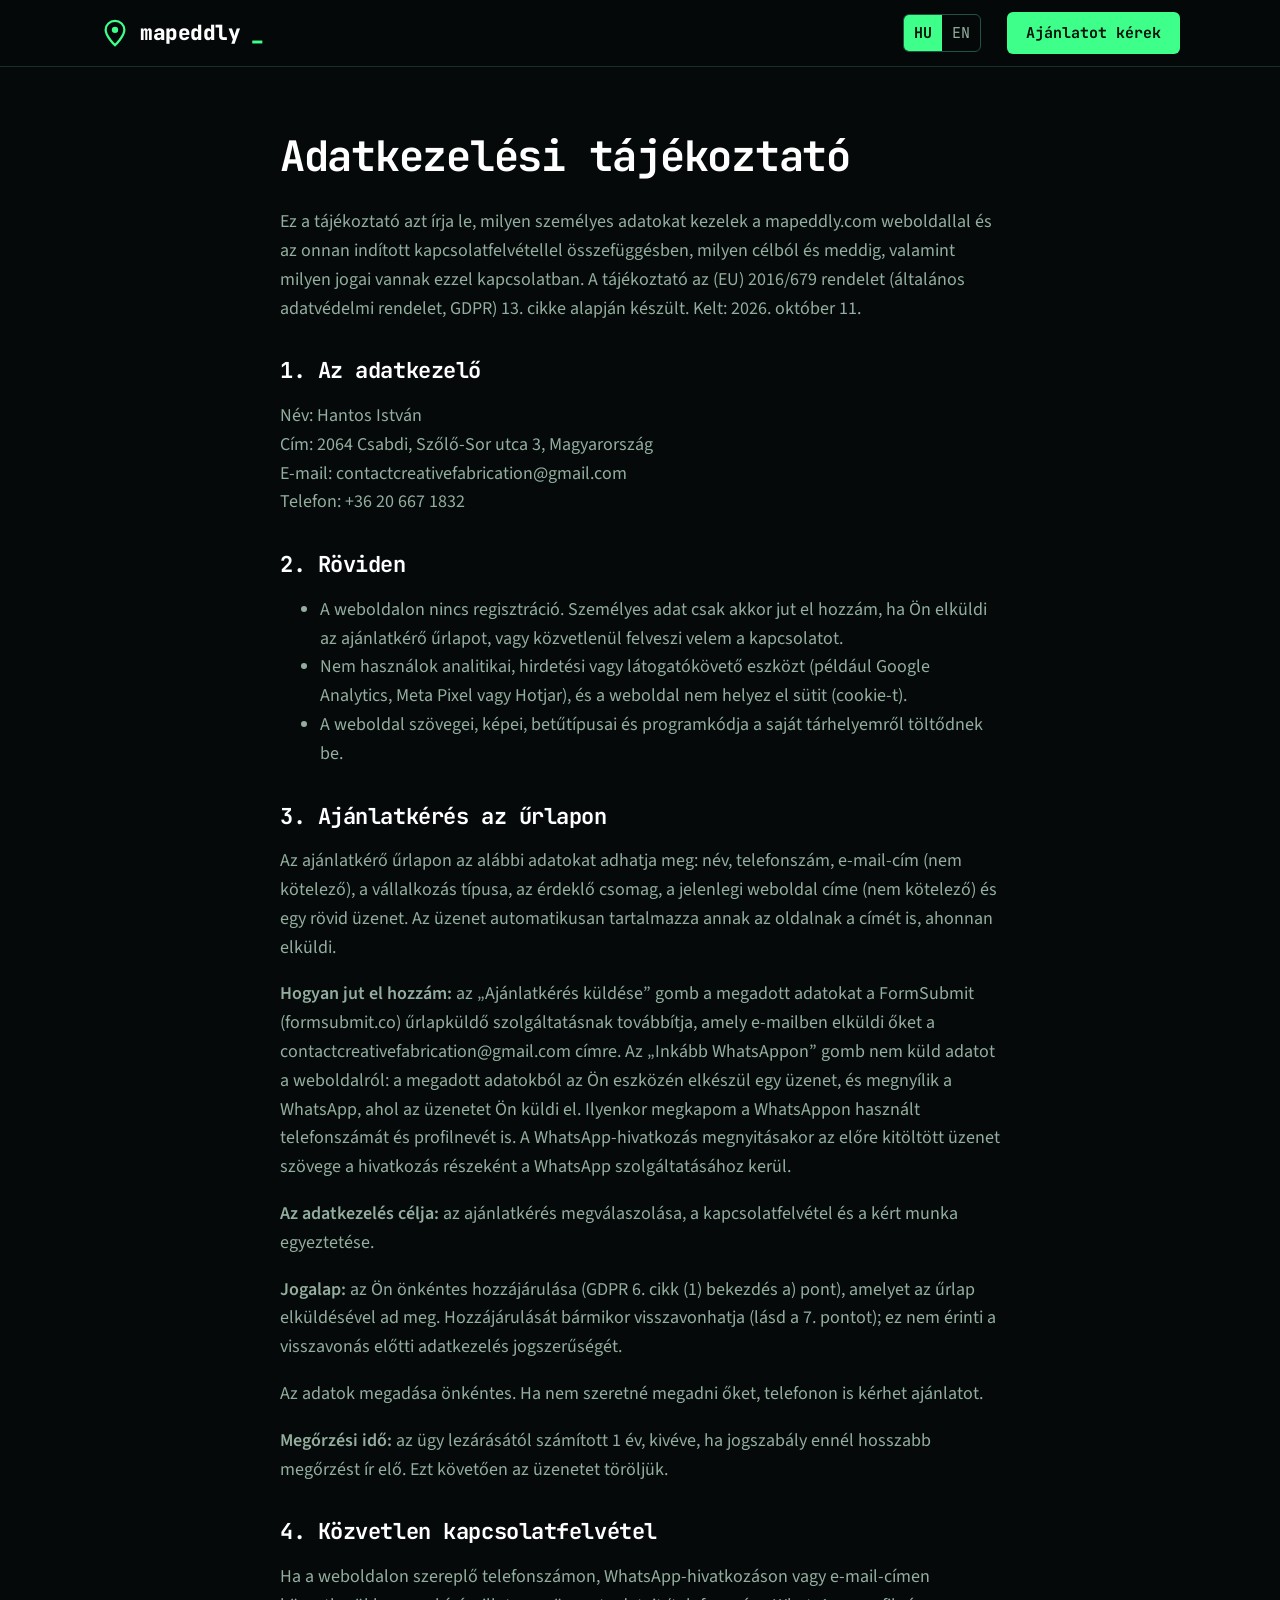
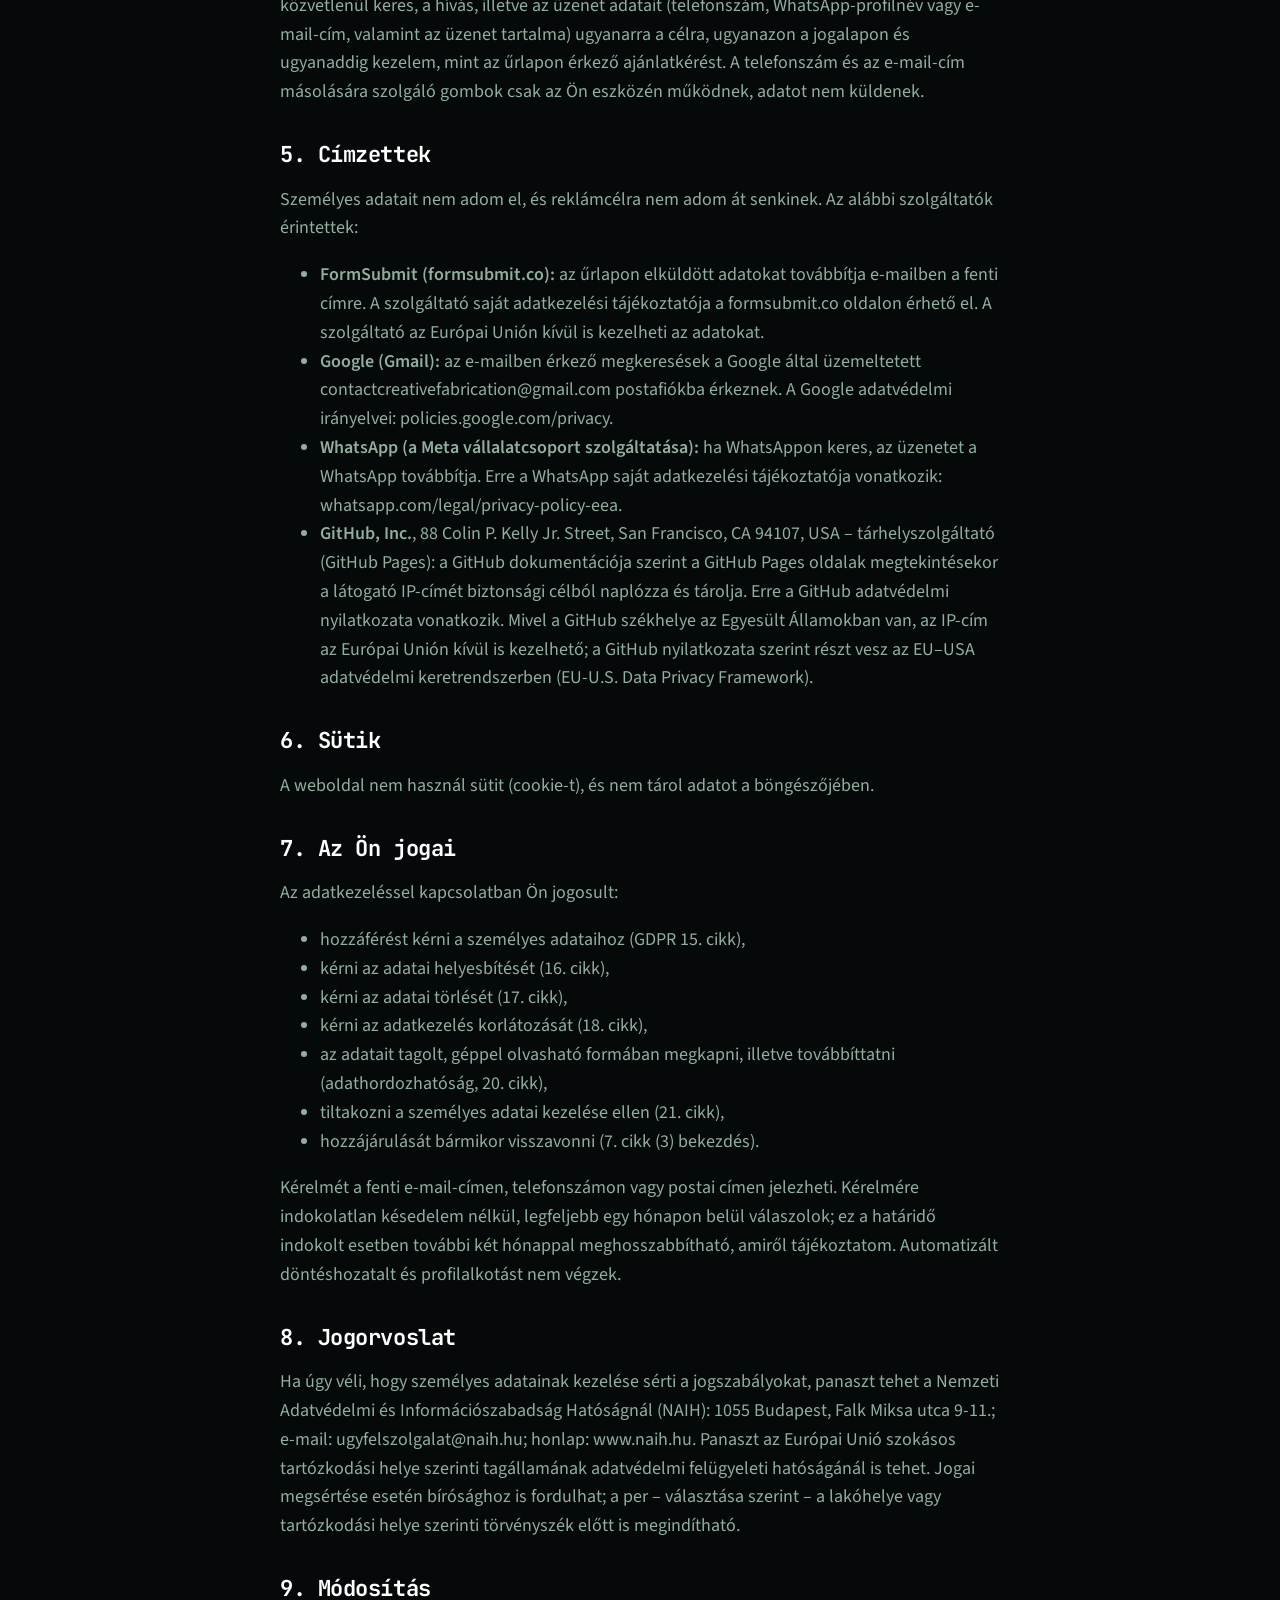
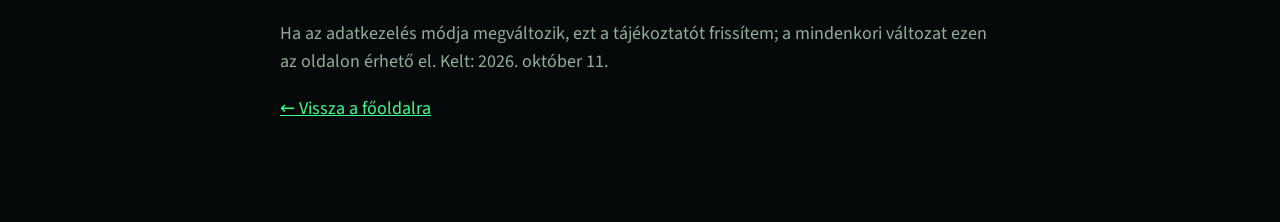
<file: adatvedelem.html>
<!doctype html>
<html lang="hu">
<head>
<meta charset="utf-8">
<meta name="viewport" content="width=device-width, initial-scale=1, viewport-fit=cover">
<title>Adatkezelési tájékoztató – Mapeddly</title>
<meta name="description" content="Hogyan kezeli a Mapeddly weboldal az ajánlatkérő űrlapon és a kapcsolatfelvétel során megadott adatokat.">
<link rel="canonical" href="https://mapeddly.com/adatvedelem.html">
<link rel="alternate" hreflang="hu" href="https://mapeddly.com/adatvedelem.html">
<link rel="alternate" hreflang="en" href="https://mapeddly.com/en/privacy.html">
<link rel="alternate" hreflang="x-default" href="https://mapeddly.com/adatvedelem.html">
<link rel="apple-touch-icon" href="assets/img/apple-touch-icon.png">
<link rel="icon" href="assets/img/favicon.svg" type="image/svg+xml">
<link rel="stylesheet" href="assets/fonts/fonts.css">
<link rel="stylesheet" href="assets/css/style.css">
</head>
<body>
<header class="top"><div class="wrap"><a class="brand" href="index.html"><svg aria-hidden="true" width="30" height="30" viewBox="0 0 32 32"><path d="M16 3c-5.5 0-10 4.3-10 9.6C6 19.6 16 29 16 29s10-9.4 10-16.4C26 7.3 21.5 3 16 3z" fill="none" stroke="#3DFF8A" stroke-width="2.4"></path><circle cx="16" cy="12.6" r="3.4" fill="#3DFF8A"></circle></svg>mapeddly<span class="dot">_</span></a><nav class="nav" aria-label="Fő menü"><span class="lang-switch" role="group" aria-label="Nyelv / Language"><a href="adatvedelem.html" hreflang="hu" lang="hu" aria-current="true">HU</a><a href="en/privacy.html" hreflang="en" lang="en">EN</a></span><a class="btn btn-primary" href="index.html#kapcsolat">Ajánlatot kérek</a></nav></div></header>
<main class="wrap doc">
<h1>Adatkezelési tájékoztató</h1>
<p>Ez a tájékoztató azt írja le, milyen személyes adatokat kezelek a mapeddly.com weboldallal és az onnan indított kapcsolatfelvétellel összefüggésben, milyen célból és meddig, valamint milyen jogai vannak ezzel kapcsolatban. A tájékoztató az (EU) 2016/679 rendelet (általános adatvédelmi rendelet, GDPR) 13. cikke alapján készült. Kelt: 2026. október 11.</p>
<h2>1. Az adatkezelő</h2>
<p>Név: Hantos István<br>Cím: 2064 Csabdi, Szőlő-Sor utca 3, Magyarország<br>E-mail: contactcreativefabrication@gmail.com<br>Telefon: +36 20 667 1832</p>
<h2>2. Röviden</h2>
<ul>
<li>A weboldalon nincs regisztráció. Személyes adat csak akkor jut el hozzám, ha Ön elküldi az ajánlatkérő űrlapot, vagy közvetlenül felveszi velem a kapcsolatot.</li>
<li>Nem használok analitikai, hirdetési vagy látogatókövető eszközt (például Google Analytics, Meta Pixel vagy Hotjar), és a weboldal nem helyez el sütit (cookie-t).</li>
<li>A weboldal szövegei, képei, betűtípusai és programkódja a saját tárhelyemről töltődnek be.</li>
</ul>
<h2>3. Ajánlatkérés az űrlapon</h2>
<p>Az ajánlatkérő űrlapon az alábbi adatokat adhatja meg: név, telefonszám, e-mail-cím (nem kötelező), a vállalkozás típusa, az érdeklő csomag, a jelenlegi weboldal címe (nem kötelező) és egy rövid üzenet. Az üzenet automatikusan tartalmazza annak az oldalnak a címét is, ahonnan elküldi.</p>
<p><strong>Hogyan jut el hozzám:</strong> az „Ajánlatkérés küldése” gomb a megadott adatokat a FormSubmit (formsubmit.co) űrlapküldő szolgáltatásnak továbbítja, amely e-mailben elküldi őket a contactcreativefabrication@gmail.com címre. Az „Inkább WhatsAppon” gomb nem küld adatot a weboldalról: a megadott adatokból az Ön eszközén elkészül egy üzenet, és megnyílik a WhatsApp, ahol az üzenetet Ön küldi el. Ilyenkor megkapom a WhatsAppon használt telefonszámát és profilnevét is. A WhatsApp-hivatkozás megnyitásakor az előre kitöltött üzenet szövege a hivatkozás részeként a WhatsApp szolgáltatásához kerül.</p>
<p><strong>Az adatkezelés célja:</strong> az ajánlatkérés megválaszolása, a kapcsolatfelvétel és a kért munka egyeztetése.</p>
<p><strong>Jogalap:</strong> az Ön önkéntes hozzájárulása (GDPR 6. cikk (1) bekezdés a) pont), amelyet az űrlap elküldésével ad meg. Hozzájárulását bármikor visszavonhatja (lásd a 7. pontot); ez nem érinti a visszavonás előtti adatkezelés jogszerűségét.</p>
<p>Az adatok megadása önkéntes. Ha nem szeretné megadni őket, telefonon is kérhet ajánlatot.</p>
<p><strong>Megőrzési idő:</strong> az ügy lezárásától számított 1 év, kivéve, ha jogszabály ennél hosszabb megőrzést ír elő. Ezt követően az üzenetet töröljük.</p>
<h2>4. Közvetlen kapcsolatfelvétel</h2>
<p>Ha a weboldalon szereplő telefonszámon, WhatsApp-hivatkozáson vagy e-mail-címen közvetlenül keres, a hívás, illetve az üzenet adatait (telefonszám, WhatsApp-profilnév vagy e-mail-cím, valamint az üzenet tartalma) ugyanarra a célra, ugyanazon a jogalapon és ugyanaddig kezelem, mint az űrlapon érkező ajánlatkérést. A telefonszám és az e-mail-cím másolására szolgáló gombok csak az Ön eszközén működnek, adatot nem küldenek.</p>
<h2>5. Címzettek</h2>
<p>Személyes adatait nem adom el, és reklámcélra nem adom át senkinek. Az alábbi szolgáltatók érintettek:</p>
<ul>
<li><strong>FormSubmit (formsubmit.co):</strong> az űrlapon elküldött adatokat továbbítja e-mailben a fenti címre. A szolgáltató saját adatkezelési tájékoztatója a formsubmit.co oldalon érhető el. A szolgáltató az Európai Unión kívül is kezelheti az adatokat.</li>
<li><strong>Google (Gmail):</strong> az e-mailben érkező megkeresések a Google által üzemeltetett contactcreativefabrication@gmail.com postafiókba érkeznek. A Google adatvédelmi irányelvei: policies.google.com/privacy.</li>
<li><strong>WhatsApp (a Meta vállalatcsoport szolgáltatása):</strong> ha WhatsAppon keres, az üzenetet a WhatsApp továbbítja. Erre a WhatsApp saját adatkezelési tájékoztatója vonatkozik: whatsapp.com/legal/privacy-policy-eea.</li>
<li><strong>GitHub, Inc.</strong>, 88 Colin P. Kelly Jr. Street, San Francisco, CA 94107, USA – tárhelyszolgáltató (GitHub Pages): a GitHub dokumentációja szerint a GitHub Pages oldalak megtekintésekor a látogató IP-címét biztonsági célból naplózza és tárolja. Erre a GitHub adatvédelmi nyilatkozata vonatkozik. Mivel a GitHub székhelye az Egyesült Államokban van, az IP-cím az Európai Unión kívül is kezelhető; a GitHub nyilatkozata szerint részt vesz az EU–USA adatvédelmi keretrendszerben (EU-U.S. Data Privacy Framework).</li>
</ul>
<h2>6. Sütik</h2>
<p>A weboldal nem használ sütit (cookie-t), és nem tárol adatot a böngészőjében.</p>
<h2>7. Az Ön jogai</h2>
<p>Az adatkezeléssel kapcsolatban Ön jogosult:</p>
<ul>
<li>hozzáférést kérni a személyes adataihoz (GDPR 15. cikk),</li>
<li>kérni az adatai helyesbítését (16. cikk),</li>
<li>kérni az adatai törlését (17. cikk),</li>
<li>kérni az adatkezelés korlátozását (18. cikk),</li>
<li>az adatait tagolt, géppel olvasható formában megkapni, illetve továbbíttatni (adathordozhatóság, 20. cikk),</li>
<li>tiltakozni a személyes adatai kezelése ellen (21. cikk),</li>
<li>hozzájárulását bármikor visszavonni (7. cikk (3) bekezdés).</li>
</ul>
<p>Kérelmét a fenti e-mail-címen, telefonszámon vagy postai címen jelezheti. Kérelmére indokolatlan késedelem nélkül, legfeljebb egy hónapon belül válaszolok; ez a határidő indokolt esetben további két hónappal meghosszabbítható, amiről tájékoztatom. Automatizált döntéshozatalt és profilalkotást nem végzek.</p>
<h2>8. Jogorvoslat</h2>
<p>Ha úgy véli, hogy személyes adatainak kezelése sérti a jogszabályokat, panaszt tehet a Nemzeti Adatvédelmi és Információszabadság Hatóságnál (NAIH): 1055 Budapest, Falk Miksa utca 9-11.; e-mail: ugyfelszolgalat@naih.hu; honlap: www.naih.hu. Panaszt az Európai Unió szokásos tartózkodási helye szerinti tagállamának adatvédelmi felügyeleti hatóságánál is tehet. Jogai megsértése esetén bírósághoz is fordulhat; a per – választása szerint – a lakóhelye vagy tartózkodási helye szerinti törvényszék előtt is megindítható.</p>
<h2>9. Módosítás</h2>
<p>Ha az adatkezelés módja megváltozik, ezt a tájékoztatót frissítem; a mindenkori változat ezen az oldalon érhető el. Kelt: 2026. október 11.</p>
<p><a href="index.html">← Vissza a főoldalra</a></p>
</main>
</body>
</html>
</file>
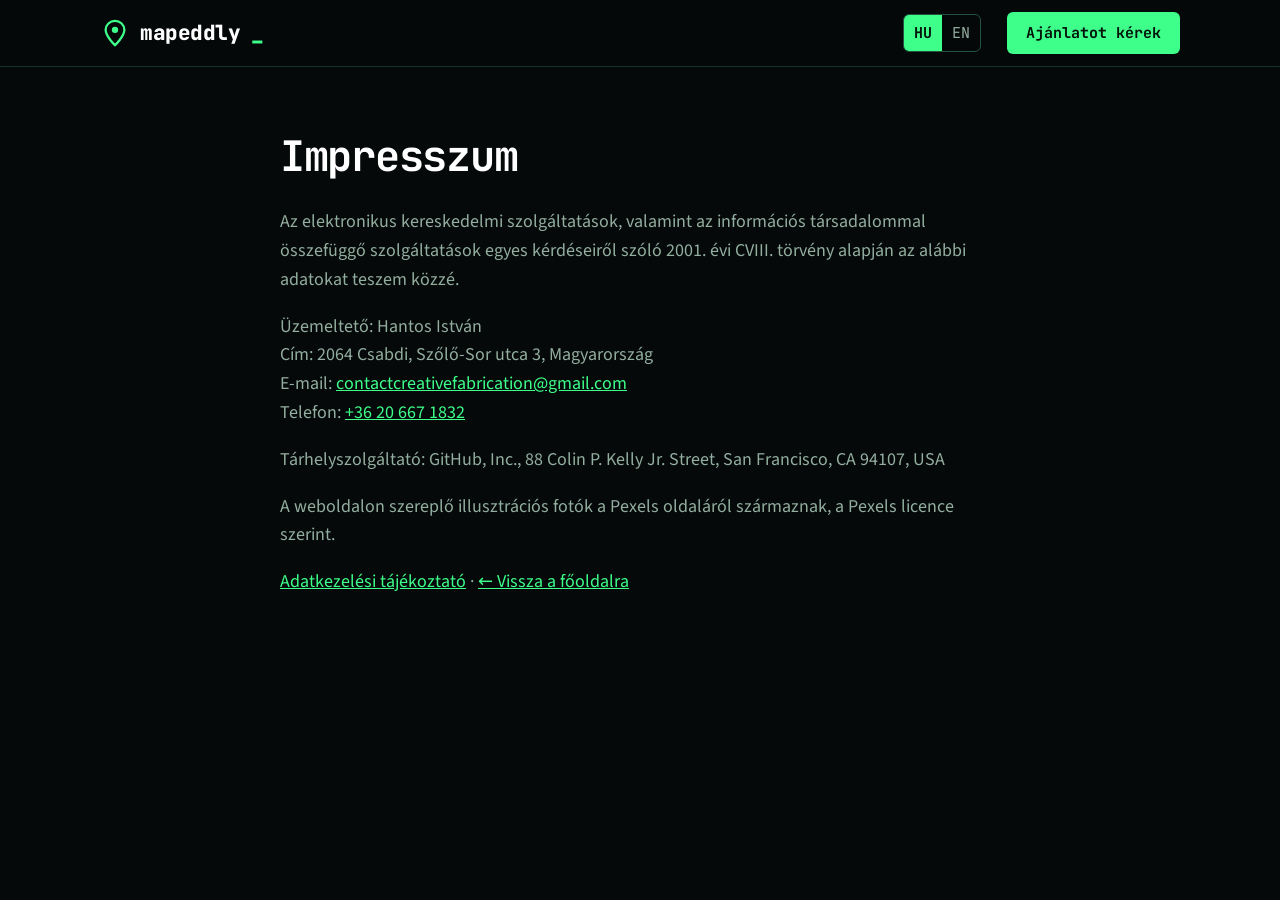
<file: impresszum.html>
<!doctype html>
<html lang="hu">
<head>
<meta charset="utf-8">
<meta name="viewport" content="width=device-width, initial-scale=1, viewport-fit=cover">
<title>Impresszum – Mapeddly</title>
<meta name="description" content="A Mapeddly weboldal üzemeltetőjének adatai: Hantos István, Csabdi.">
<link rel="canonical" href="https://mapeddly.com/impresszum.html">
<link rel="alternate" hreflang="hu" href="https://mapeddly.com/impresszum.html">
<link rel="alternate" hreflang="en" href="https://mapeddly.com/en/imprint.html">
<link rel="alternate" hreflang="x-default" href="https://mapeddly.com/impresszum.html">
<link rel="apple-touch-icon" href="assets/img/apple-touch-icon.png">
<link rel="icon" href="assets/img/favicon.svg" type="image/svg+xml">
<link rel="stylesheet" href="assets/fonts/fonts.css">
<link rel="stylesheet" href="assets/css/style.css">
</head>
<body>
<header class="top"><div class="wrap"><a class="brand" href="index.html"><svg aria-hidden="true" width="30" height="30" viewBox="0 0 32 32"><path d="M16 3c-5.5 0-10 4.3-10 9.6C6 19.6 16 29 16 29s10-9.4 10-16.4C26 7.3 21.5 3 16 3z" fill="none" stroke="#3DFF8A" stroke-width="2.4"></path><circle cx="16" cy="12.6" r="3.4" fill="#3DFF8A"></circle></svg>mapeddly<span class="dot">_</span></a><nav class="nav" aria-label="Fő menü"><span class="lang-switch" role="group" aria-label="Nyelv / Language"><a href="impresszum.html" hreflang="hu" lang="hu" aria-current="true">HU</a><a href="en/imprint.html" hreflang="en" lang="en">EN</a></span><a class="btn btn-primary" href="index.html#kapcsolat">Ajánlatot kérek</a></nav></div></header>
<main class="wrap doc">
<h1>Impresszum</h1>
<p>Az elektronikus kereskedelmi szolgáltatások, valamint az információs társadalommal összefüggő szolgáltatások egyes kérdéseiről szóló 2001. évi CVIII. törvény alapján az alábbi adatokat teszem közzé.</p>
<p>Üzemeltető: Hantos István<br>Cím: 2064 Csabdi, Szőlő-Sor utca 3, Magyarország<br>E-mail: <a href="mailto:contactcreativefabrication@gmail.com">contactcreativefabrication@gmail.com</a><br>Telefon: <a href="tel:+36206671832">+36 20 667 1832</a></p>
<p>Tárhelyszolgáltató: GitHub, Inc., 88 Colin P. Kelly Jr. Street, San Francisco, CA 94107, USA</p>
<p>A weboldalon szereplő illusztrációs fotók a Pexels oldaláról származnak, a Pexels licence szerint.</p>
<p><a href="adatvedelem.html">Adatkezelési tájékoztató</a> · <a href="index.html">← Vissza a főoldalra</a></p>
</main>
</body>
</html>
</file>
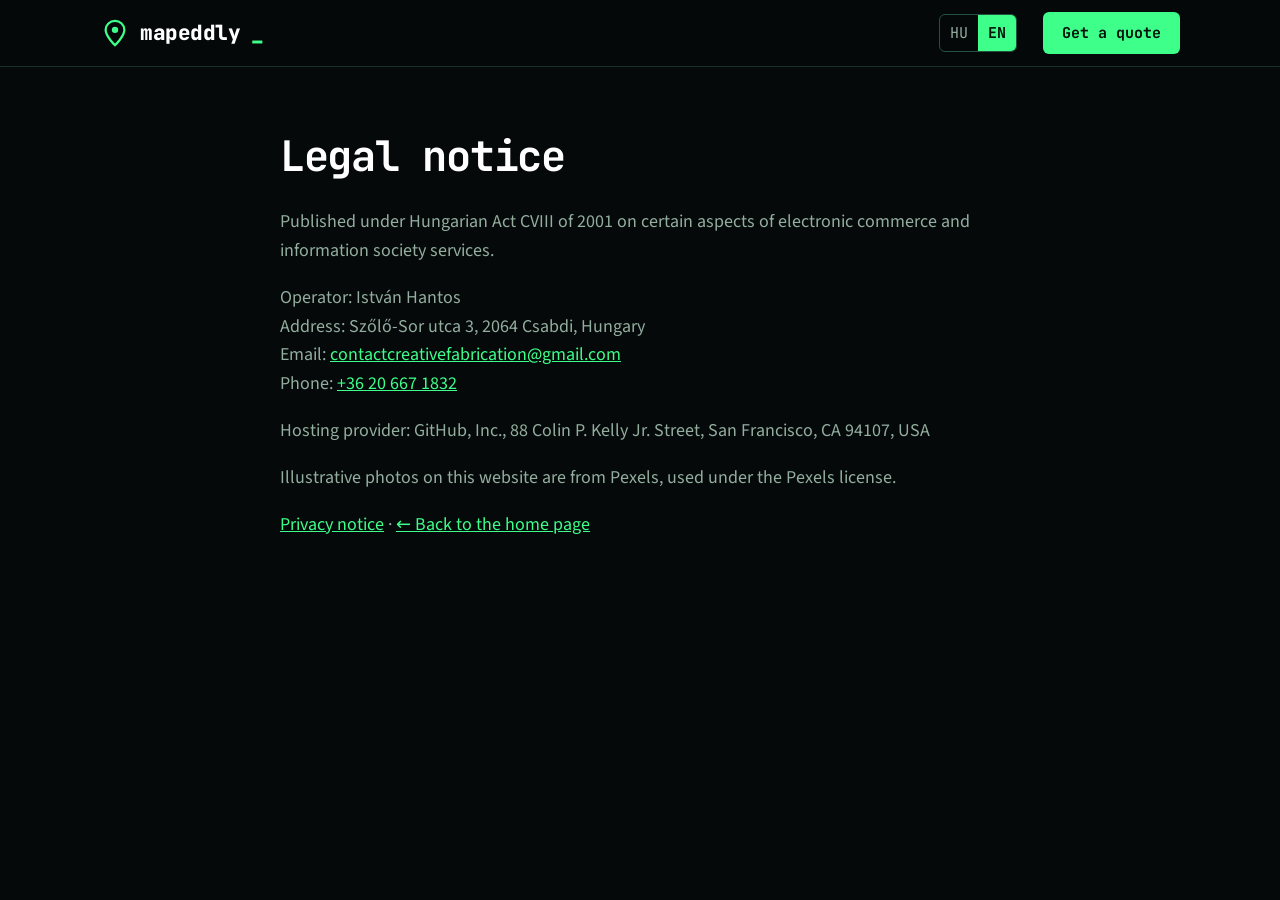
<file: en/imprint.html>
<!doctype html>
<html lang="en">
<head>
<meta charset="utf-8">
<meta name="viewport" content="width=device-width, initial-scale=1, viewport-fit=cover">
<title>Legal notice – Mapeddly</title>
<meta name="description" content="Operator details for the Mapeddly website: István Hantos, Csabdi, Hungary.">
<link rel="canonical" href="https://mapeddly.com/en/imprint.html">
<link rel="alternate" hreflang="hu" href="https://mapeddly.com/impresszum.html">
<link rel="alternate" hreflang="en" href="https://mapeddly.com/en/imprint.html">
<link rel="alternate" hreflang="x-default" href="https://mapeddly.com/impresszum.html">
<link rel="apple-touch-icon" href="../assets/img/apple-touch-icon.png">
<link rel="icon" href="../assets/img/favicon.svg" type="image/svg+xml">
<link rel="stylesheet" href="../assets/fonts/fonts.css">
<link rel="stylesheet" href="../assets/css/style.css">
</head>
<body>
<header class="top"><div class="wrap"><a class="brand" href="index.html"><svg aria-hidden="true" width="30" height="30" viewBox="0 0 32 32"><path d="M16 3c-5.5 0-10 4.3-10 9.6C6 19.6 16 29 16 29s10-9.4 10-16.4C26 7.3 21.5 3 16 3z" fill="none" stroke="#3DFF8A" stroke-width="2.4"></path><circle cx="16" cy="12.6" r="3.4" fill="#3DFF8A"></circle></svg>mapeddly<span class="dot">_</span></a><nav class="nav" aria-label="Main menu"><span class="lang-switch" role="group" aria-label="Nyelv / Language"><a href="../impresszum.html" hreflang="hu" lang="hu">HU</a><a href="imprint.html" hreflang="en" lang="en" aria-current="true">EN</a></span><a class="btn btn-primary" href="index.html#kapcsolat">Get a quote</a></nav></div></header>
<main class="wrap doc">
<h1>Legal notice</h1>
<p>Published under Hungarian Act CVIII of 2001 on certain aspects of electronic commerce and information society services.</p>
<p>Operator: István Hantos<br>Address: Szőlő-Sor utca 3, 2064 Csabdi, Hungary<br>Email: <a href="mailto:contactcreativefabrication@gmail.com">contactcreativefabrication@gmail.com</a><br>Phone: <a href="tel:+36206671832">+36 20 667 1832</a></p>
<p>Hosting provider: GitHub, Inc., 88 Colin P. Kelly Jr. Street, San Francisco, CA 94107, USA</p>
<p>Illustrative photos on this website are from Pexels, used under the Pexels license.</p>
<p><a href="privacy.html">Privacy notice</a> · <a href="index.html">← Back to the home page</a></p>
</main>
</body>
</html>
</file>
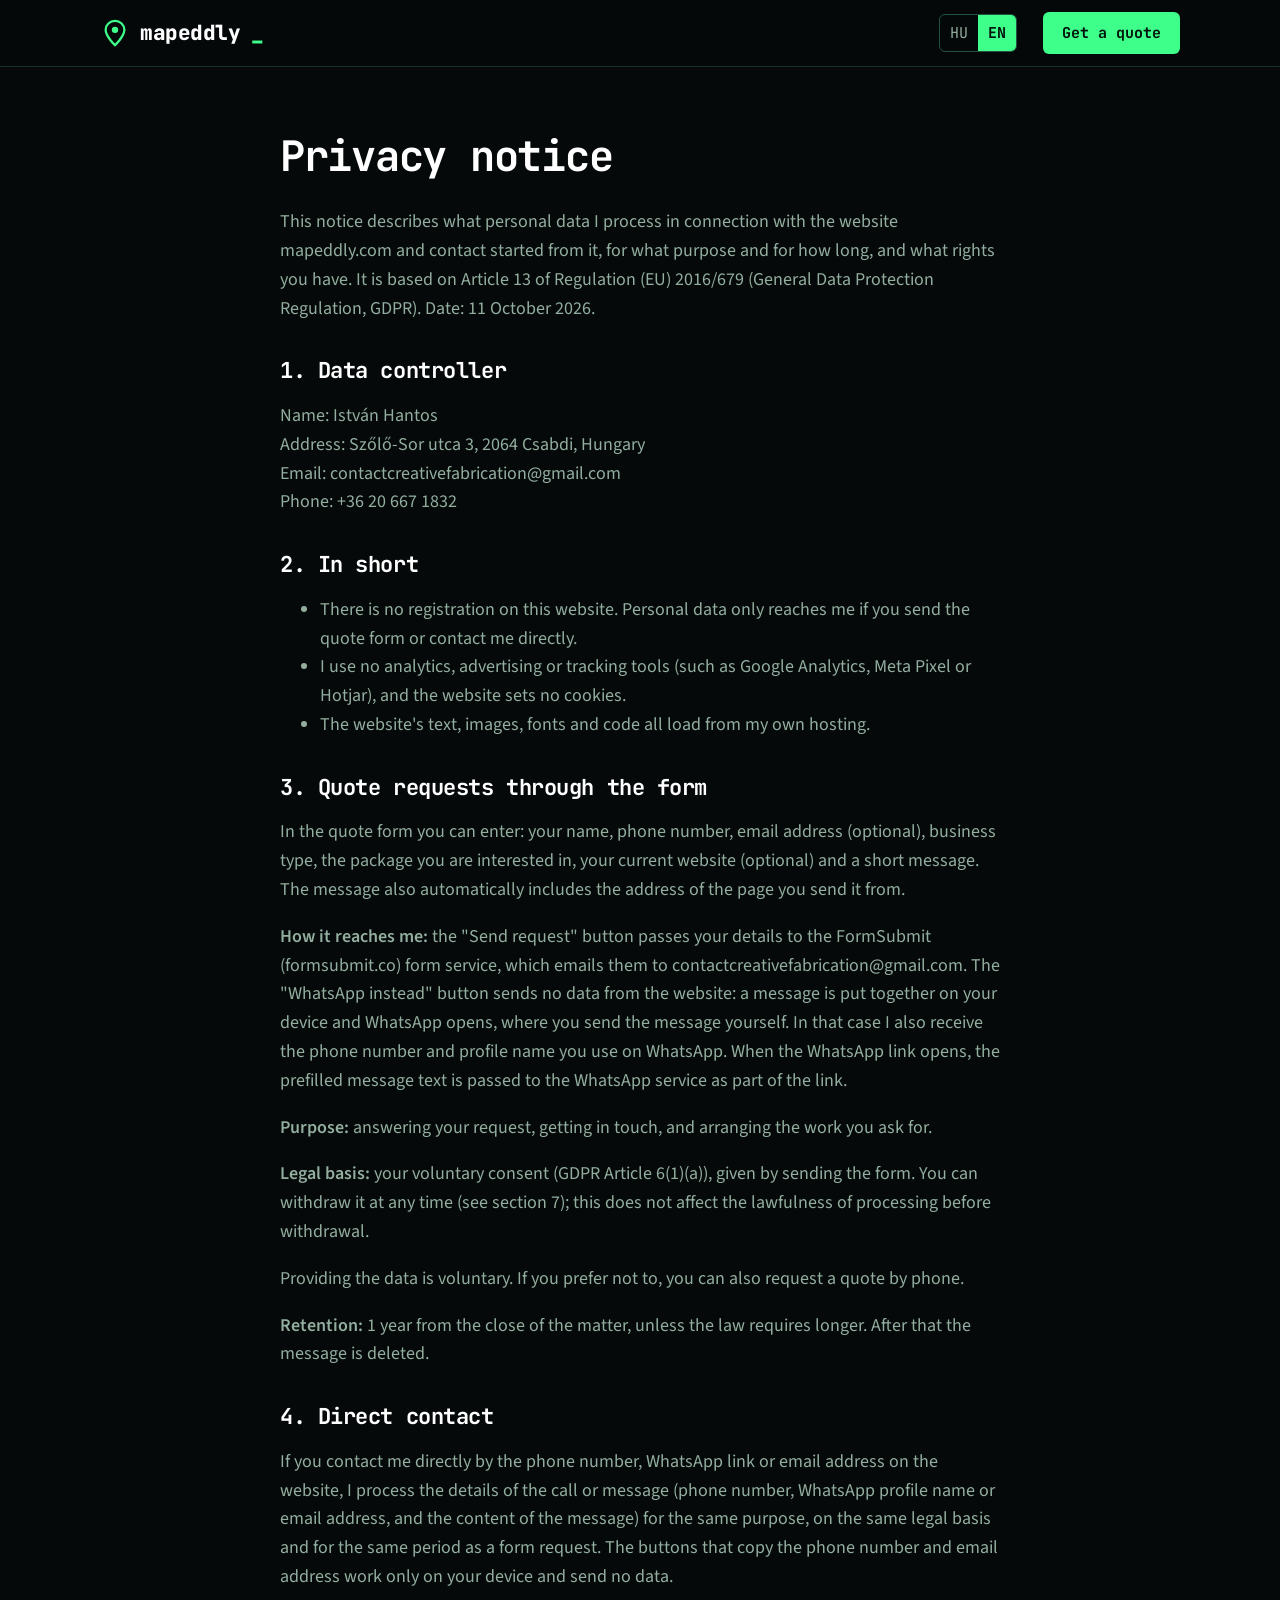
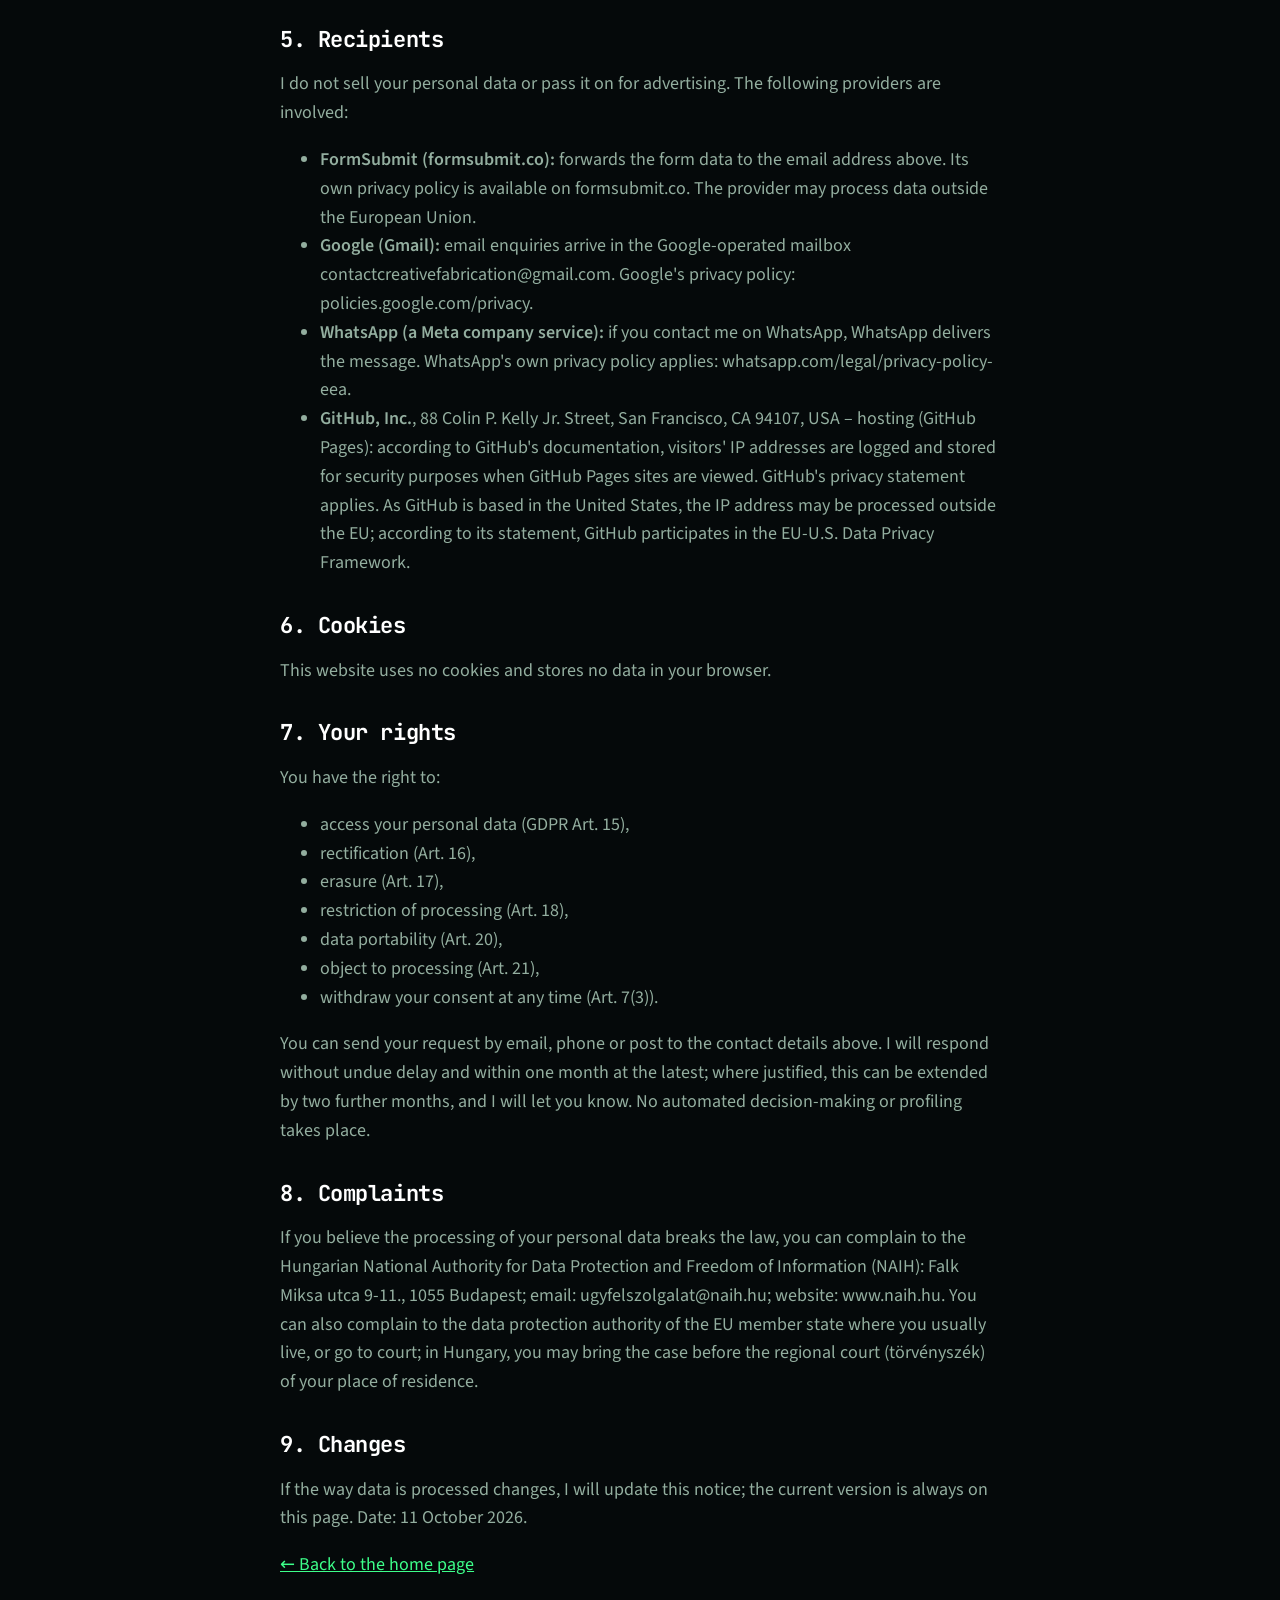
<file: en/privacy.html>
<!doctype html>
<html lang="en">
<head>
<meta charset="utf-8">
<meta name="viewport" content="width=device-width, initial-scale=1, viewport-fit=cover">
<title>Privacy notice – Mapeddly</title>
<meta name="description" content="How the Mapeddly website handles the data you share through the quote form and when you contact me.">
<link rel="canonical" href="https://mapeddly.com/en/privacy.html">
<link rel="alternate" hreflang="hu" href="https://mapeddly.com/adatvedelem.html">
<link rel="alternate" hreflang="en" href="https://mapeddly.com/en/privacy.html">
<link rel="alternate" hreflang="x-default" href="https://mapeddly.com/adatvedelem.html">
<link rel="apple-touch-icon" href="../assets/img/apple-touch-icon.png">
<link rel="icon" href="../assets/img/favicon.svg" type="image/svg+xml">
<link rel="stylesheet" href="../assets/fonts/fonts.css">
<link rel="stylesheet" href="../assets/css/style.css">
</head>
<body>
<header class="top"><div class="wrap"><a class="brand" href="index.html"><svg aria-hidden="true" width="30" height="30" viewBox="0 0 32 32"><path d="M16 3c-5.5 0-10 4.3-10 9.6C6 19.6 16 29 16 29s10-9.4 10-16.4C26 7.3 21.5 3 16 3z" fill="none" stroke="#3DFF8A" stroke-width="2.4"></path><circle cx="16" cy="12.6" r="3.4" fill="#3DFF8A"></circle></svg>mapeddly<span class="dot">_</span></a><nav class="nav" aria-label="Main menu"><span class="lang-switch" role="group" aria-label="Nyelv / Language"><a href="../adatvedelem.html" hreflang="hu" lang="hu">HU</a><a href="privacy.html" hreflang="en" lang="en" aria-current="true">EN</a></span><a class="btn btn-primary" href="index.html#kapcsolat">Get a quote</a></nav></div></header>
<main class="wrap doc">
<h1>Privacy notice</h1>
<p>This notice describes what personal data I process in connection with the website mapeddly.com and contact started from it, for what purpose and for how long, and what rights you have. It is based on Article 13 of Regulation (EU) 2016/679 (General Data Protection Regulation, GDPR). Date: 11 October 2026.</p>
<h2>1. Data controller</h2>
<p>Name: István Hantos<br>Address: Szőlő-Sor utca 3, 2064 Csabdi, Hungary<br>Email: contactcreativefabrication@gmail.com<br>Phone: +36 20 667 1832</p>
<h2>2. In short</h2>
<ul>
<li>There is no registration on this website. Personal data only reaches me if you send the quote form or contact me directly.</li>
<li>I use no analytics, advertising or tracking tools (such as Google Analytics, Meta Pixel or Hotjar), and the website sets no cookies.</li>
<li>The website's text, images, fonts and code all load from my own hosting.</li>
</ul>
<h2>3. Quote requests through the form</h2>
<p>In the quote form you can enter: your name, phone number, email address (optional), business type, the package you are interested in, your current website (optional) and a short message. The message also automatically includes the address of the page you send it from.</p>
<p><strong>How it reaches me:</strong> the "Send request" button passes your details to the FormSubmit (formsubmit.co) form service, which emails them to contactcreativefabrication@gmail.com. The "WhatsApp instead" button sends no data from the website: a message is put together on your device and WhatsApp opens, where you send the message yourself. In that case I also receive the phone number and profile name you use on WhatsApp. When the WhatsApp link opens, the prefilled message text is passed to the WhatsApp service as part of the link.</p>
<p><strong>Purpose:</strong> answering your request, getting in touch, and arranging the work you ask for.</p>
<p><strong>Legal basis:</strong> your voluntary consent (GDPR Article 6(1)(a)), given by sending the form. You can withdraw it at any time (see section 7); this does not affect the lawfulness of processing before withdrawal.</p>
<p>Providing the data is voluntary. If you prefer not to, you can also request a quote by phone.</p>
<p><strong>Retention:</strong> 1 year from the close of the matter, unless the law requires longer. After that the message is deleted.</p>
<h2>4. Direct contact</h2>
<p>If you contact me directly by the phone number, WhatsApp link or email address on the website, I process the details of the call or message (phone number, WhatsApp profile name or email address, and the content of the message) for the same purpose, on the same legal basis and for the same period as a form request. The buttons that copy the phone number and email address work only on your device and send no data.</p>
<h2>5. Recipients</h2>
<p>I do not sell your personal data or pass it on for advertising. The following providers are involved:</p>
<ul>
<li><strong>FormSubmit (formsubmit.co):</strong> forwards the form data to the email address above. Its own privacy policy is available on formsubmit.co. The provider may process data outside the European Union.</li>
<li><strong>Google (Gmail):</strong> email enquiries arrive in the Google-operated mailbox contactcreativefabrication@gmail.com. Google's privacy policy: policies.google.com/privacy.</li>
<li><strong>WhatsApp (a Meta company service):</strong> if you contact me on WhatsApp, WhatsApp delivers the message. WhatsApp's own privacy policy applies: whatsapp.com/legal/privacy-policy-eea.</li>
<li><strong>GitHub, Inc.</strong>, 88 Colin P. Kelly Jr. Street, San Francisco, CA 94107, USA – hosting (GitHub Pages): according to GitHub's documentation, visitors' IP addresses are logged and stored for security purposes when GitHub Pages sites are viewed. GitHub's privacy statement applies. As GitHub is based in the United States, the IP address may be processed outside the EU; according to its statement, GitHub participates in the EU-U.S. Data Privacy Framework.</li>
</ul>
<h2>6. Cookies</h2>
<p>This website uses no cookies and stores no data in your browser.</p>
<h2>7. Your rights</h2>
<p>You have the right to:</p>
<ul>
<li>access your personal data (GDPR Art. 15),</li>
<li>rectification (Art. 16),</li>
<li>erasure (Art. 17),</li>
<li>restriction of processing (Art. 18),</li>
<li>data portability (Art. 20),</li>
<li>object to processing (Art. 21),</li>
<li>withdraw your consent at any time (Art. 7(3)).</li>
</ul>
<p>You can send your request by email, phone or post to the contact details above. I will respond without undue delay and within one month at the latest; where justified, this can be extended by two further months, and I will let you know. No automated decision-making or profiling takes place.</p>
<h2>8. Complaints</h2>
<p>If you believe the processing of your personal data breaks the law, you can complain to the Hungarian National Authority for Data Protection and Freedom of Information (NAIH): Falk Miksa utca 9-11., 1055 Budapest; email: ugyfelszolgalat@naih.hu; website: www.naih.hu. You can also complain to the data protection authority of the EU member state where you usually live, or go to court; in Hungary, you may bring the case before the regional court (törvényszék) of your place of residence.</p>
<h2>9. Changes</h2>
<p>If the way data is processed changes, I will update this notice; the current version is always on this page. Date: 11 October 2026.</p>
<p><a href="index.html">← Back to the home page</a></p>
</main>
</body>
</html>
</file>
<file: assets/fonts/fonts.css>
@font-face{font-family:'Source Sans 3';font-style:normal;font-weight:400;font-display:swap;src:url('../fonts/source-sans-3-latin-400-normal.woff2') format('woff2');unicode-range:U+0000-00FF,U+0131,U+0152-0153,U+02BB-02BC,U+02C6,U+02DA,U+02DC,U+0304,U+0308,U+0329,U+2000-206F,U+2074,U+20AC,U+2122,U+2191,U+2193,U+2212,U+2215,U+FEFF,U+FFFD}
@font-face{font-family:'Source Sans 3';font-style:normal;font-weight:400;font-display:swap;src:url('../fonts/source-sans-3-latin-ext-400-normal.woff2') format('woff2');unicode-range:U+0100-02AF,U+0304,U+0308,U+0329,U+1E00-1E9F,U+1EF2-1EFF,U+2020,U+20A0-20AB,U+20AD-20C0,U+2113,U+2C60-2C7F,U+A720-A7FF}
@font-face{font-family:'Source Sans 3';font-style:normal;font-weight:600;font-display:swap;src:url('../fonts/source-sans-3-latin-600-normal.woff2') format('woff2');unicode-range:U+0000-00FF,U+0131,U+0152-0153,U+02BB-02BC,U+02C6,U+02DA,U+02DC,U+0304,U+0308,U+0329,U+2000-206F,U+2074,U+20AC,U+2122,U+2191,U+2193,U+2212,U+2215,U+FEFF,U+FFFD}
@font-face{font-family:'Source Sans 3';font-style:normal;font-weight:600;font-display:swap;src:url('../fonts/source-sans-3-latin-ext-600-normal.woff2') format('woff2');unicode-range:U+0100-02AF,U+0304,U+0308,U+0329,U+1E00-1E9F,U+1EF2-1EFF,U+2020,U+20A0-20AB,U+20AD-20C0,U+2113,U+2C60-2C7F,U+A720-A7FF}
@font-face{font-family:'JetBrains Mono';font-style:normal;font-weight:400;font-display:swap;src:url('../fonts/jetbrains-mono-latin-400-normal.woff2') format('woff2');unicode-range:U+0000-00FF,U+0131,U+0152-0153,U+02BB-02BC,U+02C6,U+02DA,U+02DC,U+0304,U+0308,U+0329,U+2000-206F,U+2074,U+20AC,U+2122,U+2191,U+2193,U+2212,U+2215,U+FEFF,U+FFFD}
@font-face{font-family:'JetBrains Mono';font-style:normal;font-weight:400;font-display:swap;src:url('../fonts/jetbrains-mono-latin-ext-400-normal.woff2') format('woff2');unicode-range:U+0100-02AF,U+0304,U+0308,U+0329,U+1E00-1E9F,U+1EF2-1EFF,U+2020,U+20A0-20AB,U+20AD-20C0,U+2113,U+2C60-2C7F,U+A720-A7FF}
@font-face{font-family:'JetBrains Mono';font-style:normal;font-weight:700;font-display:swap;src:url('../fonts/jetbrains-mono-latin-700-normal.woff2') format('woff2');unicode-range:U+0000-00FF,U+0131,U+0152-0153,U+02BB-02BC,U+02C6,U+02DA,U+02DC,U+0304,U+0308,U+0329,U+2000-206F,U+2074,U+20AC,U+2122,U+2191,U+2193,U+2212,U+2215,U+FEFF,U+FFFD}
@font-face{font-family:'JetBrains Mono';font-style:normal;font-weight:700;font-display:swap;src:url('../fonts/jetbrains-mono-latin-ext-700-normal.woff2') format('woff2');unicode-range:U+0100-02AF,U+0304,U+0308,U+0329,U+1E00-1E9F,U+1EF2-1EFF,U+2020,U+20A0-20AB,U+20AD-20C0,U+2113,U+2C60-2C7F,U+A720-A7FF}
@font-face{font-family:'JetBrains Mono';font-style:normal;font-weight:800;font-display:swap;src:url('../fonts/jetbrains-mono-latin-800-normal.woff2') format('woff2');unicode-range:U+0000-00FF,U+0131,U+0152-0153,U+02BB-02BC,U+02C6,U+02DA,U+02DC,U+0304,U+0308,U+0329,U+2000-206F,U+2074,U+20AC,U+2122,U+2191,U+2193,U+2212,U+2215,U+FEFF,U+FFFD}
@font-face{font-family:'JetBrains Mono';font-style:normal;font-weight:800;font-display:swap;src:url('../fonts/jetbrains-mono-latin-ext-800-normal.woff2') format('woff2');unicode-range:U+0100-02AF,U+0304,U+0308,U+0329,U+1E00-1E9F,U+1EF2-1EFF,U+2020,U+20A0-20AB,U+20AD-20C0,U+2113,U+2C60-2C7F,U+A720-A7FF}
</file>
<file: assets/css/style.css>
/* Mapeddly – "terminál" megjelenés
   Elrendezés: egyoszlopos lap, 1120px-es sáv; fejlécben kódeső, kártyák sarokjelölőkkel, címek monospace betűvel.
   Egy tudatos sötét megjelenés, minden szín tokenből. */
:root{
  --bg:#05090A;        /* szinte fekete, zöldes árnyalattal */
  --bg-2:#08110E;      /* váltakozó sávok */
  --panel:#0B1612;     /* kártyák */
  --line:#17302A;      /* keretek */
  --line-2:#245241;
  --text:#D9EADF;
  --muted:#93AE9F;     /* másodlagos szöveg (AA a háttéren) */
  --green:#3DFF8A;     /* fő kiemelés: kódzöld */
  --green-2:#22C26A;
  --on-green:#03140A;  /* szöveg zöld gombon */
  --cyan:#5CE1E6;      /* ritka második kiemelés */
  --display:'JetBrains Mono','Consolas',ui-monospace,monospace;
  --body:'Source Sans 3','Segoe UI',system-ui,sans-serif;
  --mono:'JetBrains Mono','Consolas',ui-monospace,monospace;
  --r:6px;
  color-scheme:dark;
}
*{box-sizing:border-box}
html{scroll-behavior:smooth}
@media (prefers-reduced-motion:reduce){html{scroll-behavior:auto}*{animation:none!important;transition:none!important}}
body{margin:0;background:var(--bg);color:var(--text);font-family:var(--body);font-size:18px;line-height:1.6}
::selection{background:var(--green);color:var(--on-green)}
img{max-width:100%;height:auto;display:block}
a{color:var(--green)}
a:focus-visible,button:focus-visible,summary:focus-visible,input:focus-visible,textarea:focus-visible,select:focus-visible{outline:2px solid var(--green);outline-offset:3px}
.wrap{max-width:1120px;margin:0 auto;padding-inline:20px}
h1,h2,h3{text-wrap:balance}
h2{font-family:var(--display);font-weight:700;font-size:clamp(28px,3.8vw,40px);line-height:1.12;letter-spacing:-.02em;margin:0;color:#fff}
h3{color:#fff}
.sec{padding-block:clamp(64px,9vw,104px);position:relative}
.sec-head{display:grid;gap:14px;margin-bottom:40px;max-width:46em}
.sec-head p{margin:0;color:var(--muted);font-size:19px}
.eyebrow{font-family:var(--mono);font-size:14px;font-weight:400;letter-spacing:.04em;color:var(--green)}
.eyebrow::before{content:"// "}
.skip{position:absolute;left:-9999px}
.skip:focus{left:16px;top:16px;background:var(--bg);padding:8px 12px;z-index:20}

/* gombok */
.btn{display:inline-flex;align-items:center;justify-content:center;gap:10px;min-height:52px;padding:0 26px;border-radius:var(--r);font-weight:700;font-size:16px;font-family:var(--mono);text-decoration:none;border:1px solid transparent;cursor:pointer;transition:box-shadow .2s ease,background .2s ease,transform .15s ease}
.btn-primary{background:var(--green);color:var(--on-green)}
.btn-primary:hover{box-shadow:0 0 0 1px var(--green),0 0 28px rgba(61,255,138,.45);transform:translateY(-1px);color:var(--on-green)}
.btn-line{border-color:var(--line-2);color:var(--text);background:rgba(11,22,18,.6)}
.btn-line:hover{border-color:var(--green);color:var(--green)}

/* fejléc */
.top{position:sticky;top:env(safe-area-inset-top,0px);z-index:10;background:rgba(5,9,10,.82);backdrop-filter:blur(10px);border-bottom:1px solid var(--line)}
.top .wrap{display:flex;align-items:center;justify-content:space-between;gap:16px;padding-block:12px;flex-wrap:wrap}
.brand{display:flex;align-items:center;gap:10px;font-family:var(--mono);font-weight:800;font-size:21px;letter-spacing:-.02em;text-decoration:none;color:#fff}
.brand svg{flex:none}
.brand .dot{color:var(--green)}
.nav{display:flex;align-items:center;gap:26px;flex-wrap:wrap}
.nav a:not(.btn){text-decoration:none;color:var(--muted);font-family:var(--mono);font-size:15px}
.nav a:not(.btn):hover{color:var(--green)}
.nav .btn{min-height:42px;padding:0 18px;font-size:15px}
@media (max-width:820px){.nav a:not(.btn){display:none}}
@media (max-width:640px){.nav .btn{display:none}}

/* kinek szól */
.who{padding-block:clamp(48px,7vw,80px) clamp(40px,6vw,64px);border-bottom:1px solid var(--line)}
.who .wrap{display:grid;gap:28px}
.who-lead{display:grid;gap:14px;max-width:44em}
.who-lead p{margin:0;color:var(--muted);font-size:19px}
.chips{display:flex;flex-wrap:wrap;gap:12px;padding:0;margin:0;list-style:none}
.chips li{display:flex;align-items:center;gap:8px;padding:9px 16px 9px 12px;border-radius:var(--r);border:1px solid var(--line-2);background:var(--panel);font-family:var(--mono);font-size:15px;color:var(--text)}
.chips svg{flex:none}
.chips svg *{stroke:var(--green)}
.chips svg [fill]:not([fill="none"]){fill:var(--green)}

/* hero */
.hero{background:var(--bg);color:#fff;position:relative;overflow:hidden;border-bottom:1px solid var(--line)}
.rain{position:absolute;inset:0;width:100%;height:100%;opacity:.7;
  mask-image:linear-gradient(90deg,rgba(0,0,0,.25) 0,rgba(0,0,0,.6) 45%,#000 75%);-webkit-mask-image:linear-gradient(90deg,rgba(0,0,0,.25) 0,rgba(0,0,0,.6) 45%,#000 75%)}
.hero::after{content:"";position:absolute;inset:0;pointer-events:none;background:repeating-linear-gradient(0deg,rgba(255,255,255,.025) 0 1px,transparent 1px 3px)}
.hero .wrap{position:relative;z-index:1;display:grid;grid-template-columns:minmax(0,1.15fr) minmax(0,.85fr);gap:48px;align-items:center;padding-block:clamp(56px,8vw,104px)}
.hero h1{font-family:var(--display);font-weight:800;font-size:clamp(36px,5.4vw,62px);line-height:1.06;letter-spacing:-.04em;margin:16px 0 22px;text-shadow:0 0 30px rgba(5,9,10,.9)}
.hero h1 span{color:var(--green);text-shadow:0 0 24px rgba(61,255,138,.45)}
.cursor{display:inline-block;width:.55em;height:.9em;background:var(--green);vertical-align:-.08em;margin-left:.08em;animation:blink 1.1s steps(1) infinite;box-shadow:0 0 18px rgba(61,255,138,.6)}
@keyframes blink{50%{opacity:0}}
.hero p.lead{margin:0 0 32px;font-size:20px;color:var(--text);max-width:32em;text-shadow:0 0 18px var(--bg)}
.hero .actions{display:flex;flex-wrap:wrap;gap:14px}
.hero .note{margin:22px 0 0;color:var(--muted);font-family:var(--mono);font-size:14px}
.hero .note::before{content:"> ";color:var(--green)}
.visual{position:relative;min-height:540px;display:flex;justify-content:center}
.term{position:absolute;left:-24px;bottom:30px;width:300px;max-width:86%;background:rgba(6,14,11,.94);border:1px solid var(--line-2);border-radius:8px;box-shadow:0 0 0 1px rgba(61,255,138,.08),0 24px 50px rgba(0,0,0,.6);font-family:var(--mono);font-size:13px;line-height:1.7;color:var(--text);overflow:hidden}
.term .tb{display:flex;align-items:center;gap:6px;padding:8px 12px;border-bottom:1px solid var(--line);color:var(--muted);font-size:12px}
.term .tb i{width:8px;height:8px;border-radius:50%;background:var(--line-2)}
.term .tb i:first-child{background:var(--green)}
.term .tb span{margin-left:6px}
.term .tc{padding:12px 14px;display:grid}
.term .p{color:var(--green)}
.term .ok{color:var(--green)}
.term .dim{color:var(--muted)}
.term .c{color:var(--cyan)}
.visual .tag{position:absolute;right:-6px;top:36px;border:1px solid var(--green);color:var(--green);background:rgba(5,9,10,.8);font-family:var(--mono);font-size:13px;padding:6px 12px;border-radius:var(--r)}
@media (max-width:880px){.hero .wrap{grid-template-columns:1fr}.visual{min-height:0;padding-bottom:20px}.term{left:0}}

/* sarokjelölős kártya */
.corner{position:relative}
.corner::before,.corner::after{content:"";position:absolute;width:14px;height:14px;border-color:var(--green);border-style:solid;opacity:.8;pointer-events:none}
.corner::before{top:-1px;left:-1px;border-width:2px 0 0 2px}
.corner::after{bottom:-1px;right:-1px;border-width:0 2px 2px 0}

/* mit kapsz */
.gets{display:grid;grid-template-columns:repeat(auto-fit,minmax(240px,1fr));gap:20px}
.get{padding:28px;border-radius:var(--r);border:1px solid var(--line);display:grid;gap:12px;align-content:start;background:var(--panel);transition:border-color .2s}
.get:hover{border-color:var(--line-2)}
.get .ic{width:46px;height:46px;border-radius:var(--r);border:1px solid var(--line-2);background:rgba(61,255,138,.06);display:grid;place-items:center}
.get .ic svg *{stroke:var(--green)}
.get h3{margin:0;font-size:20px}
.get p{margin:0;color:var(--muted)}

/* csomagok */
.band{background:var(--bg-2);border-block:1px solid var(--line)}
.band::before{content:"";position:absolute;inset:0;pointer-events:none;opacity:.35;background-image:linear-gradient(var(--line) 1px,transparent 1px),linear-gradient(90deg,var(--line) 1px,transparent 1px);background-size:56px 56px;mask-image:radial-gradient(ellipse at 50% 0,#000 0,transparent 70%);-webkit-mask-image:radial-gradient(ellipse at 50% 0,#000 0,transparent 70%)}
.band>.wrap{position:relative}
.plans{display:grid;grid-template-columns:repeat(auto-fit,minmax(280px,1fr));gap:22px;align-items:stretch}
.plan{background:var(--panel);border:1px solid var(--line);border-radius:var(--r);padding:32px;display:flex;flex-direction:column;gap:16px}
.plan.hot{border-color:var(--green);box-shadow:0 0 0 1px rgba(61,255,138,.25),0 0 50px rgba(61,255,138,.12)}
.plan .badge{align-self:flex-start;background:var(--green);color:var(--on-green);font-family:var(--mono);font-size:12px;font-weight:700;padding:4px 10px;border-radius:3px;text-transform:uppercase;letter-spacing:.06em}
.plan h3{margin:0;font-size:21px;font-family:var(--mono)}
.plan .for{margin:0;color:var(--muted);font-size:16px}
.price{font-family:var(--mono);font-weight:700;font-size:30px;letter-spacing:-.03em;font-variant-numeric:tabular-nums;color:#fff}
.price small{font-family:var(--body);font-weight:400;font-size:16px;color:var(--muted);letter-spacing:0}
.plan ul{margin:0;padding:0;list-style:none;display:grid;gap:10px;flex:1}
.plan li{display:flex;gap:10px;align-items:flex-start}
.plan li svg{flex:none;margin-top:4px}
.plan li svg *{stroke:var(--green)}
.plan .btn{margin-top:8px}
.fine{margin:24px 0 0;color:var(--muted);font-size:15px}

/* folyamat: terminál-napló */
.steps{display:grid;grid-template-columns:repeat(auto-fit,minmax(250px,1fr));gap:20px;padding:0;margin:0;list-style:none;counter-reset:step}
.steps li{counter-increment:step;position:relative;padding:26px;border-radius:var(--r);background:var(--panel);border:1px solid var(--line);display:grid;gap:6px;align-content:start}
.steps li::before{content:"[0" counter(step) "]";font-family:var(--mono);font-weight:700;font-size:22px;color:var(--green);text-shadow:0 0 16px rgba(61,255,138,.4)}
.steps h3{margin:4px 0 0;font-size:20px}
.steps p{margin:0;color:var(--muted)}
.steps .t{display:block;font-family:var(--mono);font-size:13px;color:var(--cyan)}


/* rólam */
.about{display:flex;flex-wrap:wrap;gap:48px;align-items:center}
.about-text{flex:999 1 420px;min-width:0;display:grid;gap:16px}
.about-text p{margin:0;color:var(--muted);max-width:38em}
.facts{display:flex;flex-wrap:wrap;gap:10px 28px;padding:0;margin:8px 0 0;list-style:none;font-family:var(--mono);font-size:15px}
.facts li{display:flex;gap:8px;align-items:center}
.facts svg *{stroke:var(--green)}

/* gyik */
.faq{max-width:820px;display:grid;gap:10px}
.faq details{background:var(--panel);border:1px solid var(--line);border-radius:var(--r)}
.faq details[open]{border-color:var(--line-2)}
.faq summary{cursor:pointer;list-style:none;padding:18px 56px 18px 22px;font-weight:600;font-size:18px;position:relative;color:#fff}
.faq summary::-webkit-details-marker{display:none}
.faq summary::after{content:"+";position:absolute;right:22px;top:50%;transform:translateY(-50%);font-family:var(--mono);font-size:22px;color:var(--green)}
.faq details[open] summary::after{content:"−"}
.faq details p{margin:0;padding:0 22px 22px;color:var(--muted)}

/* kapcsolat */
.contact{display:flex;flex-wrap:wrap;gap:48px}
.contact-info{flex:1 1 320px;min-width:0;display:grid;gap:18px;align-content:start}
.contact-info p{margin:0;color:var(--muted)}
.direct{display:grid;gap:4px}
.direct .lbl{font-family:var(--mono);font-size:13px;color:var(--muted)}
.direct .lbl::before{content:"$ ";color:var(--green)}
.direct .val{font-family:var(--mono);font-weight:700;font-size:clamp(20px,2.6vw,26px);text-decoration:none;overflow-wrap:anywhere;color:#fff}
form.quote{flex:999 1 440px;min-width:0;display:grid;gap:18px;padding:clamp(22px,4vw,36px);border-radius:var(--r);border:1px solid var(--line-2);background:var(--panel)}
.two{display:grid;grid-template-columns:repeat(auto-fit,minmax(200px,1fr));gap:18px}
.field{display:grid;gap:6px}
.field label{font-family:var(--mono);font-size:14px;color:var(--muted)}
.field input,.field select,.field textarea{min-height:50px;padding:10px 14px;border:1px solid var(--line-2);border-radius:var(--r);font-size:17px;font-family:inherit;color:var(--text);background:#050C09;width:100%}
.field input:focus,.field select:focus,.field textarea:focus{border-color:var(--green);box-shadow:0 0 0 3px rgba(61,255,138,.15);outline:none}
.field textarea{min-height:110px;resize:vertical}
.field ::placeholder{color:#5F7A6B}
.check{display:flex;gap:10px;align-items:flex-start;font-size:16px;color:var(--muted)}
.check input{width:20px;height:20px;margin-top:3px;flex:none;accent-color:var(--green)}
.form-msg{margin:0;padding:14px 16px;border-radius:var(--r);background:#0E1C17;border:1px solid var(--line-2);font-family:var(--mono);font-size:14px;color:var(--text)}
.form-msg.ok{border-color:var(--green);color:var(--green)}

/* lábléc */
.foot{background:#030605;color:var(--muted);font-size:16px;border-top:1px solid var(--line)}
.foot .wrap{display:grid;grid-template-columns:repeat(auto-fit,minmax(220px,1fr));gap:28px;padding-block:48px 36px}
.foot strong{color:#fff;font-family:var(--mono);font-size:14px}
.foot p{margin:6px 0 0}
.foot .legal{grid-column:1/-1;border-top:1px solid var(--line);padding-top:20px;display:flex;flex-wrap:wrap;gap:8px 24px;justify-content:space-between;font-family:var(--mono);font-size:13px}

/* mobil hívósáv */
.callbar{display:none}
@media (max-width:640px){
  .callbar{display:flex;gap:10px;position:fixed;left:0;right:0;bottom:0;z-index:15;padding:10px 16px calc(10px + env(safe-area-inset-bottom,0px));background:rgba(5,9,10,.94);border-top:1px solid var(--line-2);backdrop-filter:blur(8px)}
  .callbar .btn{flex:1;min-height:48px;font-size:15px;padding:0 12px}
  .foot{padding-bottom:72px}
}

/* jogi aloldal */
.doc{max-width:760px;padding-block:56px 80px}
.doc h1{font-family:var(--display);font-size:clamp(30px,4.4vw,42px);letter-spacing:-.03em;margin:0 0 12px;color:#fff}
.doc h2{font-size:22px;margin:36px 0 10px}
.doc p,.doc li{color:var(--muted)}
.glow{position:absolute;inset:auto -10% -40% 30%;height:90%;pointer-events:none;background:radial-gradient(closest-side,rgba(61,255,138,.16),rgba(92,225,230,.06) 55%,transparent 75%);filter:blur(10px)}
.hero h1 span{background:linear-gradient(92deg,#3DFF8A 0%,#9BFFC5 45%,#5CE1E6 100%);-webkit-background-clip:text;background-clip:text;color:transparent;text-shadow:none;filter:drop-shadow(0 0 22px rgba(61,255,138,.35))}
.term .tc>span{white-space:nowrap;overflow:hidden;text-overflow:ellipsis}
.term .tc>span{opacity:0;animation:line .01s forwards}
.term .tc>span:nth-child(1){animation-delay:.4s}.term .tc>span:nth-child(2){animation-delay:1.2s}.term .tc>span:nth-child(3){animation-delay:1.9s}.term .tc>span:nth-child(4){animation-delay:2.4s}.term .tc>span:nth-child(5){animation-delay:2.9s}.term .tc>span:nth-child(6){animation-delay:3.6s}
@keyframes line{to{opacity:1}}
@media (prefers-reduced-motion:reduce){.term .tc>span{opacity:1}}
/* fejléc kép: csak a terminál (mintaoldalak nélkül) */
.visual{min-height:0;align-items:center}
.visual .term{position:relative;left:auto;bottom:auto;width:100%;max-width:440px;font-size:15px;line-height:1.85;box-shadow:0 0 0 1px rgba(61,255,138,.12),0 0 60px rgba(61,255,138,.14),0 30px 60px rgba(0,0,0,.6)}
.visual .term .tc{padding:18px 20px}
.visual .tag{top:-18px;right:0}
@media (max-width:880px){.visual{padding-top:18px}}
/* kinek szól: fotókártyák */
.cards{display:grid;grid-template-columns:repeat(auto-fit,minmax(260px,1fr));gap:20px;margin-top:12px}
.pcard{position:relative;margin:0;border-radius:var(--r);overflow:hidden;border:1px solid var(--line-2);aspect-ratio:4/5;max-width:100%;background:var(--panel)}
.pcard img{width:100%;height:100%;object-fit:cover;filter:saturate(.9) contrast(1.05);transition:transform .5s ease}
.pcard:hover img{transform:scale(1.04)}
.pcard::after{content:"";position:absolute;inset:0;background:linear-gradient(180deg,rgba(5,9,10,0) 35%,rgba(5,9,10,.92) 100%);pointer-events:none}
.pcard figcaption{position:absolute;left:0;right:0;bottom:0;z-index:1;padding:22px;display:grid;gap:6px}
.pcard b{font-family:var(--mono);font-size:20px;color:#fff}
.pcard b::before{content:"> ";color:var(--green)}
.pcard span{color:var(--text);font-size:16px;line-height:1.45}
/* fotómozaik */
.mosaic{display:grid;grid-template-columns:repeat(4,minmax(0,1fr));grid-auto-rows:200px;gap:14px}
.mosaic img{width:100%;height:100%;object-fit:cover;border-radius:var(--r);border:1px solid var(--line)}
.mosaic .tall{grid-row:span 2}
.credit{margin:14px 0 0;font-family:var(--mono);font-size:12px;color:var(--muted)}
@media (max-width:760px){.mosaic{grid-template-columns:repeat(2,minmax(0,1fr));grid-auto-rows:160px}}
@media (max-width:640px){.pcard{aspect-ratio:4/3}}
/* h1 kulcsszavas előtag */
.hero h1 .kicker{display:block;font-family:var(--mono);font-weight:400;font-size:14px;letter-spacing:.04em;line-height:1.5;color:var(--green);text-shadow:none;background:none;-webkit-background-clip:border-box;background-clip:border-box;filter:none;margin-bottom:18px}
.hero h1 .kicker::before{content:"// "}
/* nyelvváltó: HU | EN, az aktuális kiemelve */
.lang-switch{display:inline-flex;border:1px solid var(--line-2);border-radius:var(--r);overflow:hidden;font-family:var(--mono);font-size:13px}
.lang-switch a{display:inline-flex;align-items:center;min-height:36px;padding:0 10px;text-decoration:none;color:var(--muted)!important}
.lang-switch a:hover{color:var(--green)!important}
.lang-switch a[aria-current]{background:var(--green);color:var(--on-green)!important;font-weight:700;pointer-events:none}
@media (max-width:820px){.nav .lang-switch a{display:inline-flex!important}}
/* kapcsolat: másolás gomb, WhatsApp gomb */
.val-row{display:flex;flex-wrap:wrap;align-items:center;gap:10px}
.copy{font-family:var(--mono);font-size:12px;color:var(--muted);background:transparent;border:1px solid var(--line-2);border-radius:var(--r);padding:5px 10px;cursor:pointer;min-height:30px}
.copy:hover{color:var(--green);border-color:var(--green)}
.direct .val-mail{font-size:16px}
.btn-wa{background:#1FAF5A;color:#fff;border-color:#1FAF5A}
.btn-wa:hover{background:#1A9A4F;color:#fff;box-shadow:0 0 24px rgba(37,211,102,.3)}
.contact-info>.btn-wa{justify-self:start;margin-top:6px}
/* ajánlatkérő űrlap */
.qhead{display:grid;gap:6px;margin-bottom:4px}
.qhead h3{margin:0;font-family:var(--mono);font-size:21px}
.qhead p{margin:0;color:var(--muted);font-size:16px}
.req{color:var(--green)}
.hp{position:absolute!important;left:-9999px!important;width:1px;height:1px;opacity:0}
.qbtns{display:flex;flex-wrap:wrap;gap:12px}
.qbtns .btn{flex:1 1 200px}
.qbtns .btn:disabled{opacity:.6;cursor:wait;transform:none;box-shadow:none}
.form-msg.err{border-color:#FF6B6B;color:#FFB4B4}
.foot p a{color:var(--text);text-decoration:none}
.foot p a:hover{color:var(--green)}
.legal-links{display:flex;flex-wrap:wrap;gap:8px 20px}
.legal-links a{color:var(--muted)}
.callbar .btn-wa svg{flex:none}
.plan .gross{margin:-10px 0 0;font-family:var(--mono);font-size:13px;color:var(--muted)}
/* audit javítások */
.btn-wa{background:#0E7A3E;border-color:#0E7A3E}
.btn-wa:hover{background:#0B6633}
.price small{white-space:nowrap}
.copy{min-height:36px;padding:6px 12px}
@media (max-width:640px){
  .foot p a,.legal-links a{display:inline-block;padding-block:9px}
  .visual .term{font-size:13px}
  .chips{gap:8px}
  .chips li{padding:7px 12px 7px 10px;font-size:14px}
}
/* hero került előre: a "Kinek szól" sáv a hero alatt */
.hero{border-top:0}
.who{border-bottom:0;border-top:1px solid var(--line)}
</file>
